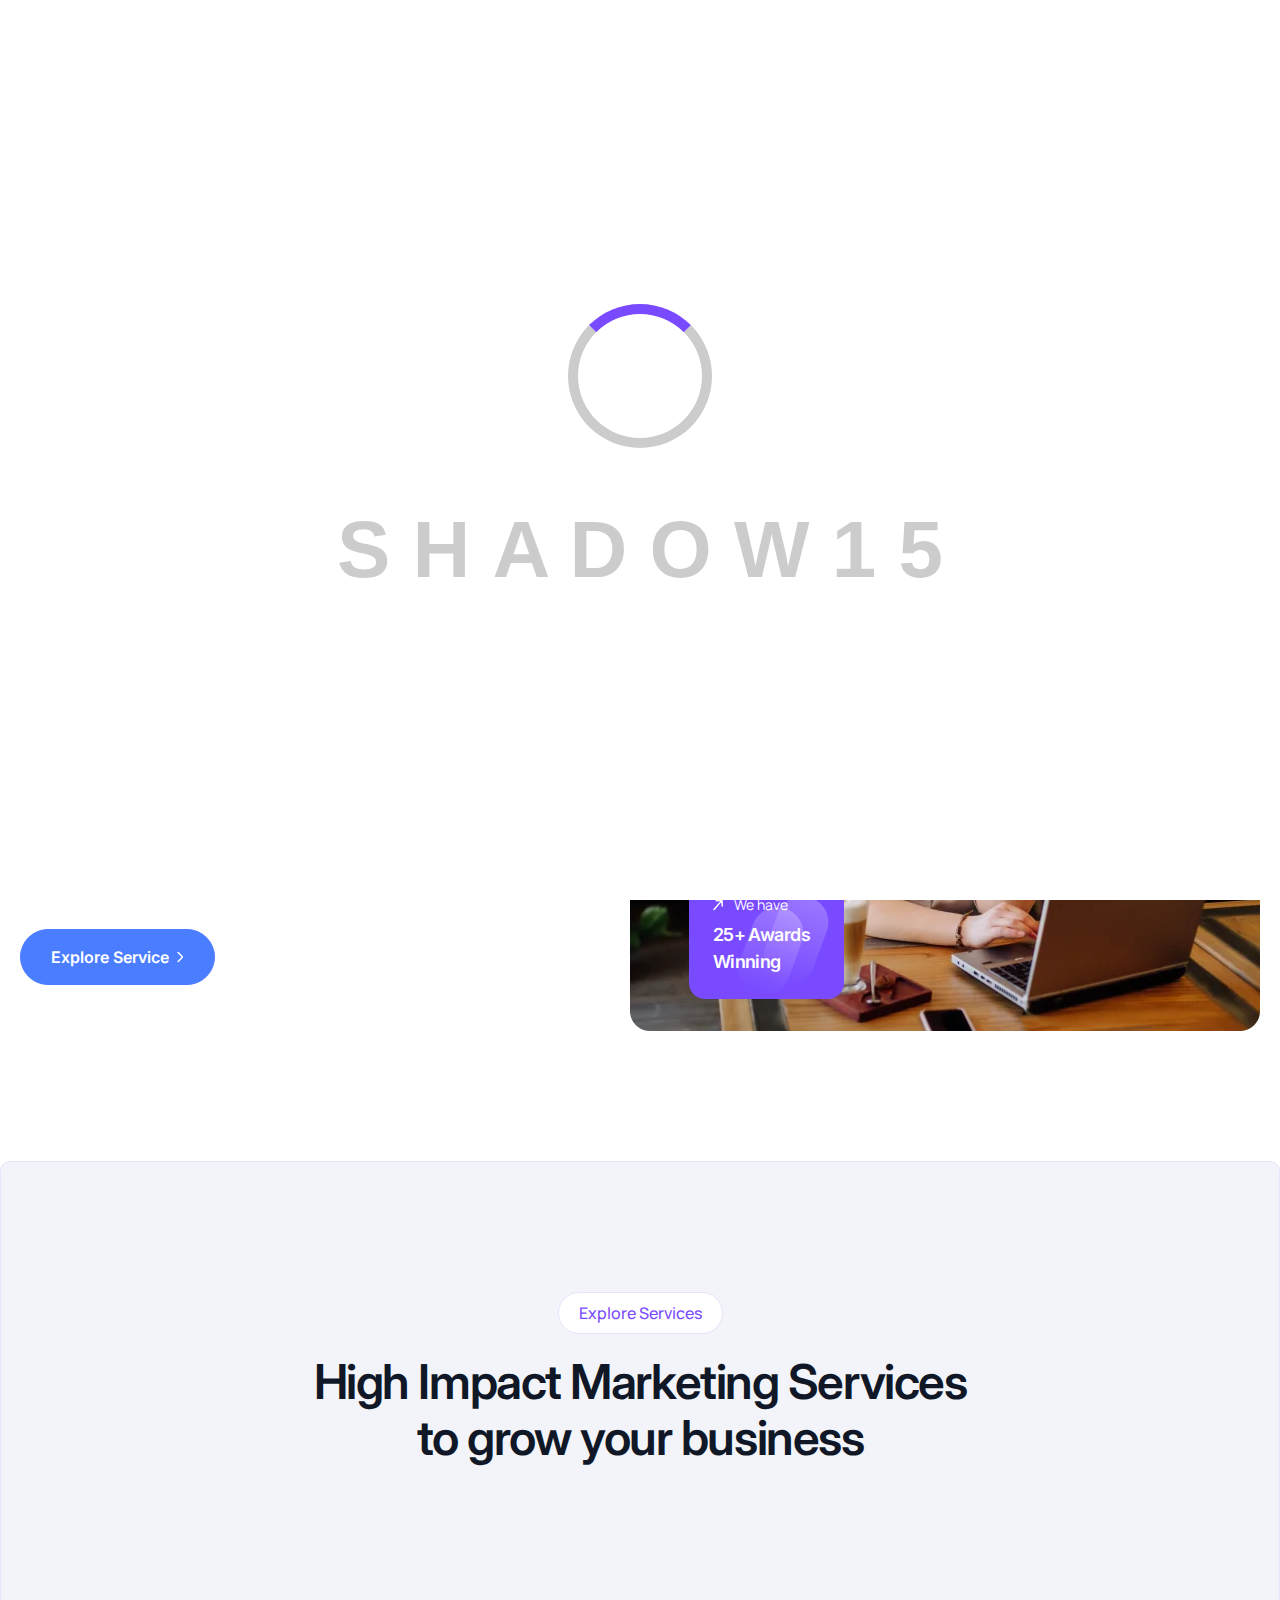
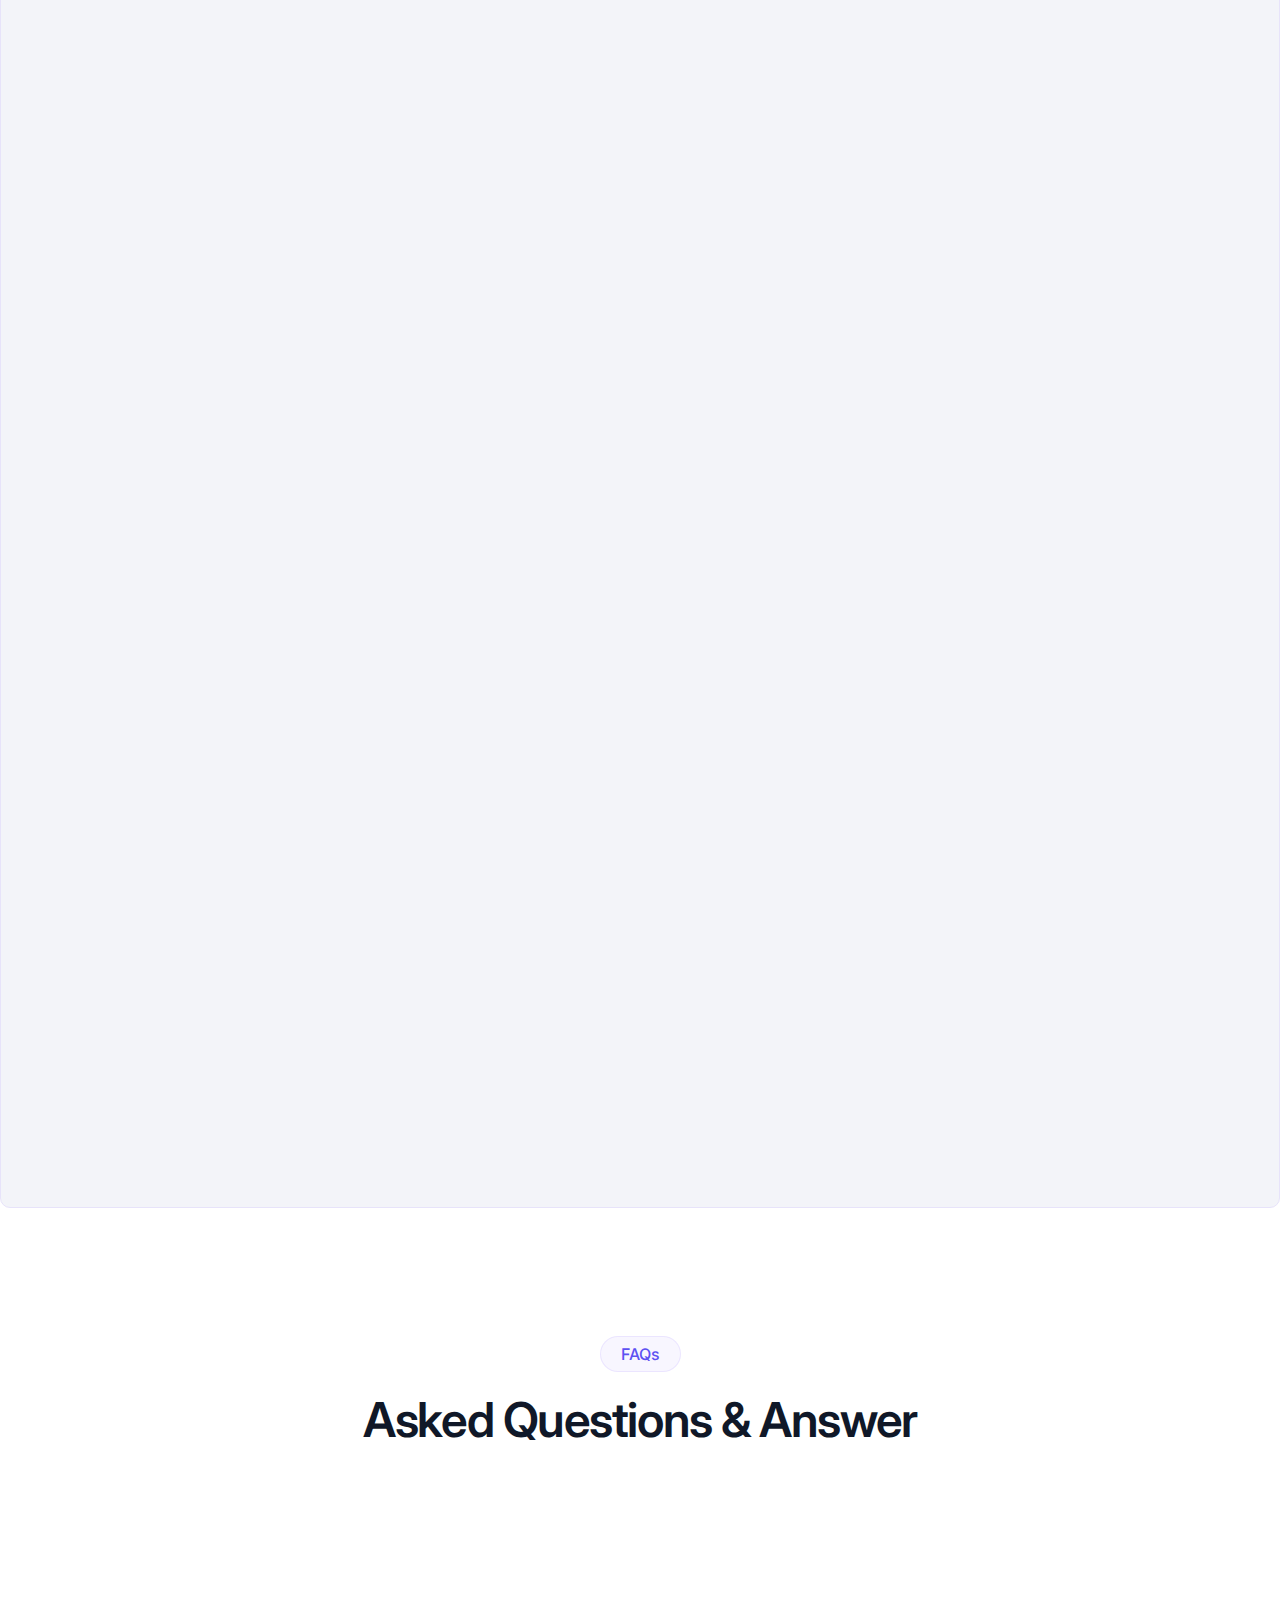
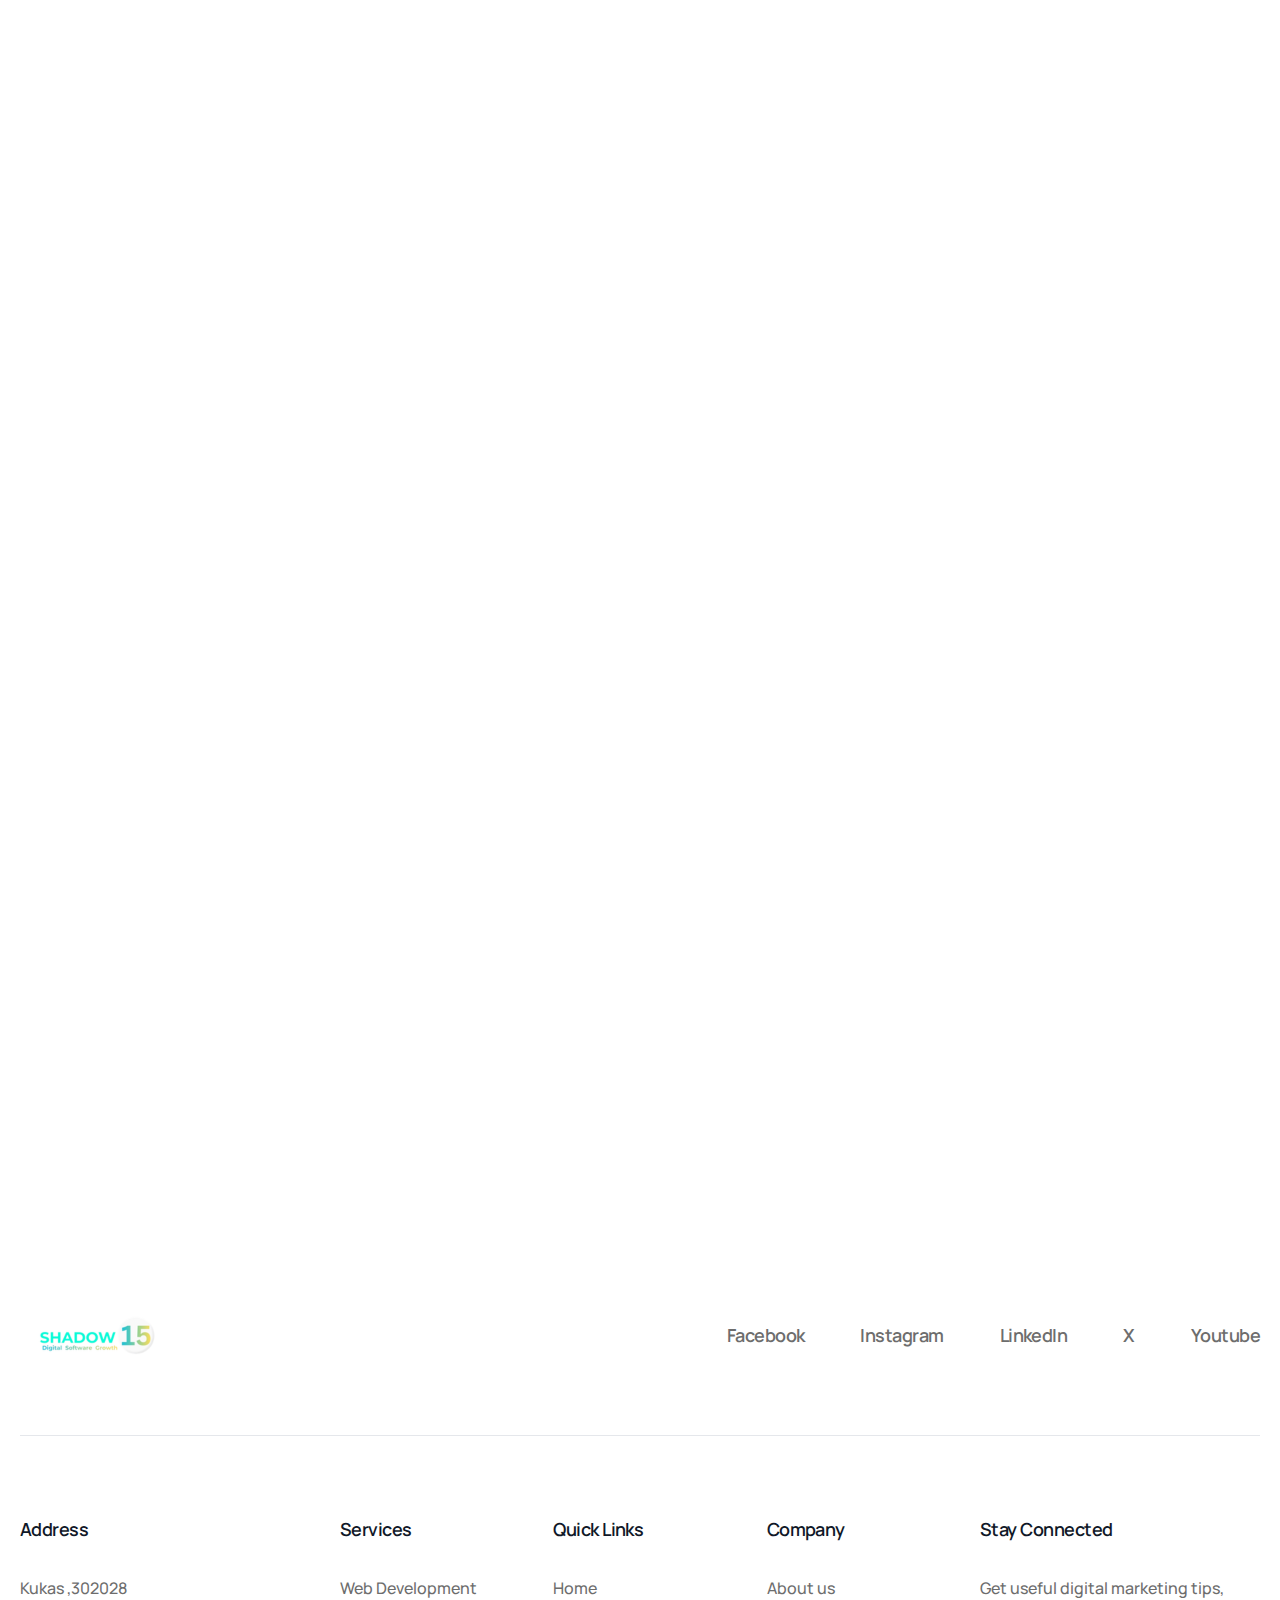
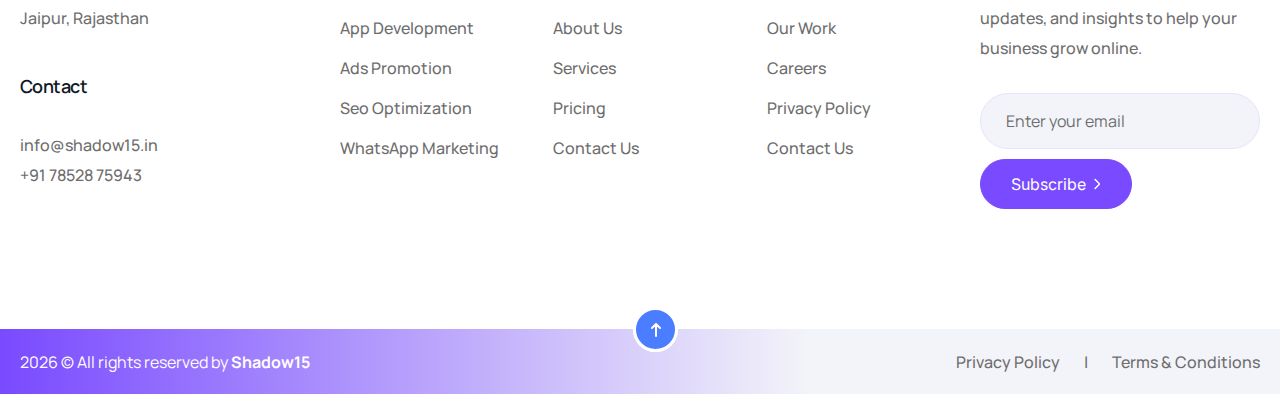
<file: service.html>
<!DOCTYPE html>
<html lang="en">
  <head>
    <meta charset="UTF-8" />
    <meta http-equiv="X-UA-Compatible" content="IE=edge" />
    <meta name="viewport" content="width=device-width, initial-scale=1.0" />
    <title>Digital Marketing Agency | Shadow15</title>
    <!-- Library CSS -->
    <link rel="stylesheet" href="assets/css/swiper-bundle.min.css" />
    <link rel="stylesheet" href="assets/css/aos.css" />
    <!-- Compiled Tailwind CSS -->
    <link rel="stylesheet" href="assets/css/output.css" />
    <!-- Custom CSS -->
    <link rel="stylesheet" href="assets/css/style.css" />
  </head>
  <body class="home-one relative">

  <!-- Preloader -->
    <div id="preloader">
      <div id="container-preloader" class="container-preloader">
        <div class="animation-preloader">
          <div class="spinner"></div>
          <div class="txt-loading">
            <span preloader-text="S" class="characters">S</span>

            <span preloader-text="H" class="characters">H</span>

            <span preloader-text="A" class="characters">A</span>

            <span preloader-text="D" class="characters">D</span>

            <span preloader-text="O" class="characters">O</span>

            <span preloader-text="W" class="characters">W</span>

              <span preloader-text="1" class="characters">1</span>

                <span preloader-text="5" class="characters">5</span>

          </div>
        </div>
        <div class="loader-section section-left"></div>
        <div class="loader-section section-right"></div>
      </div>
    </div>

    <!-- Desktop Header -->
    <header>
      <div class="header-wrapper w-full fixed left-0 top-0 z-20 xl:block hidden h1-header-sticky h1-header-sticky-qs">
        <div class="2xl:px-[110px] px-5 mx-auto relative">
          <div class="w-full h-[95px] flex justify-between items-center px-[50px] border border-[#e7e8e9] bg-white relative">
            <div class="flex 2xl:space-x-[100px] xl:space-x-10 justify-between items-center w-full xl:w-auto">
              <div>
                <a href="index.html" aria-label="logo">
                  <img src="assets/images/Logo/Logo.png" alt="Shadow15 Logo" />
                </a>
              </div>
              <div>
                <ul class="flex space-x-10 items-center">
                  <li class="text-paragraph font-semibold hover:underline hover:text-purple">
                    <a href="index.html">Home</a>
                  </li>
                  <li class="text-paragraph font-semibold hover:underline hover:text-purple">
                    <a href="about.html">About</a>
                  </li>
                  <li class="text-paragraph font-semibold hover:underline hover:text-purple">
                    <a href="services.html">Services</a>
                  </li>
                  <li class="text-paragraph font-semibold hover:underline hover:text-purple">
                    <a href="pricing.html">Pricing</a>
                  </li>
                  <li class="text-paragraph font-semibold hover:underline hover:text-purple">
                    <a href="contact.html">Contact</a>
                  </li>
                </ul>
              </div>
            </div>
            <div class="xl:flex hidden space-x-[30px] items-center">
              <a href="contact.html">
                <div class="home-two-btn-bg py-3 group bg-purple border-purple">
                  <span class="text-base text-white group-hover:text-purple transition-all duration-300 font-semibold font-inter relative z-10">
                    Get Started
                  </span>
                  <svg class="relative z-10" width="7" height="12" viewBox="0 0 7 12" fill="none" xmlns="http://www.w3.org/2000/svg">
                    <path class="group-hover:stroke-purple transition-all duration-300" d="M1.10254 10.5L4.89543 6.70711C5.22877 6.37377 5.39543 6.20711 5.39543 6C5.39543 5.79289 5.22877 5.62623 4.89543 5.29289L1.10254 1.5" stroke="white" stroke-width="1.5" stroke-linecap="round" stroke-linejoin="round"></path>
                  </svg>
                </div>
              </a>
            </div>
          </div>
        </div>
      </div>
    </header>

    <!-- Mobile Header -->
    <header class="flex xl:hidden flex-col relative">
      <div class="h-16 bg-white flex items-center justify-between fixed top-0 left-0 z-50 w-full px-2.5 border-b border-[#e7e8e9]">
        <a href="index.html" aria-label="logo">
          <img src="assets/images/Logo/Logo.png" alt="Shadow15 Logo" class="h-10" />
        </a>
        <button aria-label="mobile-Menu" class="text-main-black text-48 w-6 h-6 toggle_nav_menu" id="mobile_nav_toggle_menu">
          <svg class="pointer-events-none transition-all duration-300" xmlns="http://www.w3.org/2000/svg" viewBox="0 0 448 512">
            <path d="M0 96C0 78.3 14.3 64 32 64H416c17.7 0 32 14.3 32 32s-14.3 32-32 32H32C14.3 128 0 113.7 0 96zM0 256c0-17.7 14.3-32 32-32H416c17.7 0 32 14.3 32 32s-14.3 32-32 32H32c-17.7 0-32-14.3-32-32zM448 416c0 17.7-14.3 32-32 32H32c-17.7 0-32-14.3-32-32s14.3-32 32-32H416c17.7 0 32 14.3 32 32z"/>
          </svg>
          <svg class="pointer-events-none hidden transition-all duration-300" xmlns="http://www.w3.org/2000/svg" viewBox="0 0 384 512">
            <path d="M342.6 150.6c12.5-12.5 12.5-32.8 0-45.3s-32.8-12.5-45.3 0L192 210.7 86.6 105.4c-12.5-12.5-32.8-12.5-45.3 0s-12.5 32.8 0 45.3L146.7 256 41.4 361.4c-12.5 12.5-12.5 32.8 0 45.3s32.8 12.5 45.3 0L192 301.3 297.4 406.6c12.5 12.5 32.8 12.5 45.3 0s12.5-32.8 0-45.3L237.3 256 342.6 150.6z"/>
          </svg>
        </button>
      </div>
      <div class="transition-all duration-300">
        <div class="w-full h-screen fixed bg-black/80 z-40 -left-full transition-all duration-300 delay-150" id="mobile-nav-div-overlay"></div>
        <div class="fixed h-screen overflow-y-scroll bg-white w-full top-16 -left-full z-50 transition-all duration-300 delay-0" id="mobile-nav-div">
          <div class="flex gap-10 flex-col pl-5 pt-5">
            <ul class="flex gap-5 flex-col text-paragraph text-base leading-5 font-medium font-inter">
              <li class="home-two-nav-item relative w-fit">
                <a href="index.html">Home</a>
              </li>
              <li class="home-two-nav-item relative w-fit">
                <a href="about.html">About</a>
              </li>
              <li class="home-two-nav-item relative w-fit">
                <a href="services.html">Services</a>
              </li>
              <li class="home-two-nav-item relative w-fit">
                <a href="pricing.html">Pricing</a>
              </li>
              <li class="home-two-nav-item relative w-fit">
                <a href="contact.html">Contact</a>
              </li>
            </ul>
            <div class="flex gap-5 flex-col pl-0 mt-5">
              <a href="contact.html">
                <div class="home-two-btn-bg py-2.5 group bg-purple border-purple w-fit">
                  <span class="text-base text-white group-hover:text-purple transition-all duration-300 font-semibold font-inter relative z-10">
                    Get Started
                  </span>
                  <svg class="relative z-10" width="7" height="12" viewBox="0 0 7 12" fill="none" xmlns="http://www.w3.org/2000/svg">
                    <path class="group-hover:stroke-purple transition-all duration-300" d="M1.10254 10.5L4.89543 6.70711C5.22877 6.37377 5.39543 6.20711 5.39543 6C5.39543 5.79289 5.22877 5.62623 4.89543 5.29289L1.10254 1.5" stroke="white" stroke-width="1.5" stroke-linecap="round" stroke-linejoin="round"/>
                  </svg>
                </div>
              </a>
            </div>
          </div>
        </div>
      </div>
    </header>
    <div id="smooth-wrapper">
      <div id="smooth-content">
        <div>
          <main>
            <!-- breadcrumb -->
            <section id="h1-breadcrumb">
              <div
                class="h1-breadcrumb w-full h-fit overflow-hidden relative bg-main-gray pb-16 md:pb-24"
              >
                <div
                  class="win-grid win-grid-bg w-full h-full absolute left-0 top-0 z-0"
                  id="win-grid"
                ></div>
                <div
                  class="absolute left-1/4 w-full top-[300px] overflow-hidden z-0 pointer-events-none"
                >
                  <div class="flex justify-center">
                    <img
                      src="assets/images/home-one-hero-circle-shadow.svg"
                      alt=""
                    />
                  </div>
                </div>
                <div class="theme-container mx-auto h-fit w-fit relative z-20">
                  <div
                    class="mt-[120px] md:mt-[272px] w-fit mx-auto relative z-10"
                  >
                    <h1
                      class="text-main-black text-34 sm:text-48 font-semibold"
                    >
                      Services
                    </h1>
                    <div class="flex gap-5 items-center justify-center mt-4">
                      <a
                        href="service.html#"
                        class="home-two-nav-item leading-5 relative text-18 font-inter text-paragraph transition-all duration-300 hover:text-purple"
                      >
                        Home
                      </a>
                      <svg
                        width="6"
                        height="12"
                        viewBox="0 0 6 12"
                        fill="none"
                        xmlns="http://www.w3.org/2000/svg"
                      >
                        <path
                          d="M1 1L5 6L1 11"
                          stroke="#794AFF"
                          stroke-width="1.5"
                          stroke-linecap="round"
                          stroke-linejoin="round"
                        />
                      </svg>
                      <a
                        href="service.html#"
                        class="home-two-nav-item leading-5 relative text-18 font-inter text-paragraph transition-all duration-300 hover:text-purple"
                      >
                        Services
                      </a>
                    </div>
                  </div>
                </div>
              </div>
            </section>

            <!-- about start  -->
            <section
              class="w-full py-16 md:pt-[94px] md:pb-[130px] items-center"
            >
              <div class="theme-container mx-auto w-full">
                <div class="grid grid-cols-6 lg:grid-cols-12 box-border">
                  <div class="col-span-5 flex justify-center flex-col">
                    <h1
                      class="text-24 md:text-48 font-semibold text-main-black mt-2.5 md:mt-5"
                    >
                      Digital Transforming Brands, Elevating Reach Crafting
                      Success
                    </h1>
                    <p class="mt-5 md:mt-10 text-paragraph pb-10">
                      Defined by digital dynamism, our digital marketing agency
                      emerges as a beacon of innovation and strategic prowess.
                    </p>
                    <a href="projects.html">
                      <div
                        class="home-two-btn-bg group bg-[#4A7DFF] border-[#4A7DFF] py-[15px]"
                      >
                        <span
                          class="text-base group-hover:text-[#4A7DFF] text-white transition-all duration-300 font-semibold font-inter relative z-10"
                        >
                          Explore Service
                        </span>
                        <svg
                          class="relative z-10"
                          width="7"
                          height="12"
                          viewBox="0 0 7 12"
                          fill="none"
                          xmlns="http://www.w3.org/2000/svg"
                        >
                          <path
                            class="group-hover:stroke-[#4A7DFF] stroke-white transition-all duration-300"
                            d="M1.10254 10.5L4.89543 6.70711C5.22877 6.37377 5.39543 6.20711 5.39543 6C5.39543 5.79289 5.22877 5.62623 4.89543 5.29289L1.10254 1.5"
                            stroke="white"
                            stroke-width="1.5"
                            stroke-linecap="round"
                            stroke-linejoin="round"
                          />
                        </svg>
                      </div>
                    </a>
                  </div>
                  <div
                    class="col-span-7 relative flex flex-col sm:flex-row justify-end w-full overflow-hidden"
                  >
                    <img
                      src="assets/images/service/hero-img.webp"
                      alt="img"
                      class="mt-9 w-full max-w-[630px]"
                    />

                    <div
                      class="bg-purple p-6 rounded-2xl sm:absolute z-20 bottom-8 w-full sm:w-[155px] left-[152px] mt-5 sm:mt-0 max-w-full"
                    >
                      <svg
                        width="40"
                        height="40"
                        viewBox="0 0 40 40"
                        fill="none"
                        xmlns="http://www.w3.org/2000/svg"
                      >
                        <g clip-path="url(#clip0_460_41269)">
                          <path
                            d="M21.5881 15.7841L19.7693 14.2471L20.0046 11.8773C20.0305 11.6156 19.908 11.3667 19.6848 11.2276C19.4617 11.0885 19.1842 11.0881 18.9606 11.2267L16.9367 12.4814L14.7557 11.5256C14.5148 11.4199 14.2403 11.4595 14.0389 11.6288C13.8376 11.7981 13.7515 12.0621 13.8143 12.3174L14.3822 14.6299L12.7993 16.4086C12.6243 16.6051 12.5771 16.8785 12.6758 17.1224C12.7746 17.3661 12.9989 17.5296 13.2612 17.5488L15.6361 17.7233L16.8388 19.7788C16.9632 19.9913 17.1863 20.1181 17.4295 20.1181C17.446 20.1181 17.4627 20.1175 17.4793 20.1164C17.7416 20.0978 17.9663 19.935 18.0657 19.6914L18.9656 17.4867L21.2923 16.978C21.5491 16.9217 21.7479 16.7281 21.8111 16.4729C21.8743 16.2178 21.7889 15.9538 21.5881 15.7841ZM18.4696 16.401C18.249 16.4493 18.0664 16.603 17.9811 16.8119L17.3538 18.3489L16.5151 16.9156C16.4011 16.7212 16.1989 16.5952 15.9736 16.5785L14.318 16.4568L15.4218 15.2164C15.5718 15.0478 15.6291 14.8163 15.5754 14.5971L15.1794 12.9849L16.6995 13.6511C16.9062 13.742 17.1443 13.7251 17.3366 13.606L18.7476 12.7313L18.5837 14.3832C18.5614 14.6079 18.651 14.8291 18.8235 14.9749L20.0914 16.0464L18.4696 16.401Z"
                            fill="white"
                          />
                          <path
                            d="M38.4343 30.2221L36.4902 28.5048C35.9943 28.0669 35.2386 28.0578 34.7323 28.4835L34.6451 28.5568C34.5591 28.2471 34.4021 27.954 34.1717 27.7059C33.8902 27.4027 33.5328 27.1953 33.1391 27.102C33.3662 26.4045 33.2194 25.6072 32.686 25.0326C32.3066 24.6239 31.7909 24.3875 31.2337 24.367C31.2169 24.3664 31.2002 24.3666 31.1835 24.3664C31.2091 23.8254 31.0264 23.2751 30.6298 22.8478C30.2551 22.4442 29.7473 22.209 29.1979 22.1834C29.2474 21.6159 29.0666 21.0304 28.6495 20.5811C28.2702 20.1724 27.7544 19.936 27.1972 19.9155C26.6398 19.8945 26.1081 20.0925 25.6996 20.472L25.4227 20.7292C25.0205 20.4389 24.5394 20.274 24.0284 20.2572C23.964 20.255 23.9 20.256 23.8362 20.2585L24.0437 19.566C24.4159 18.3242 24.6474 16.0728 24.6405 16.1936C24.6606 16.2033 24.6803 16.2134 24.7009 16.2225C24.9863 16.3499 25.2939 16.4131 25.6002 16.4131C25.9514 16.4131 26.3009 16.3299 26.6133 16.1646C27.2635 15.8203 27.725 15.1008 27.7617 14.374C27.7966 13.6824 27.4709 13.0717 26.8447 12.6542C26.5766 12.4757 26.2144 12.5481 26.0359 12.8161C25.8573 13.0842 25.9298 13.4463 26.1978 13.6249C26.4763 13.8105 26.6105 14.0427 26.5967 14.3151C26.5805 14.6356 26.358 14.9798 26.0675 15.1335C25.8012 15.2746 25.4596 15.2836 25.176 15.1571C24.9949 15.0764 24.7602 14.9046 24.6703 14.5449C24.4027 13.4739 25.0163 12.4109 25.7267 11.1801C27.0135 8.95065 28.6149 6.17619 25.2627 2.21401L23.8744 0.573068C23.5948 0.242521 23.2033 0.0410369 22.7719 0.00556815C22.3405 -0.0299006 21.9212 0.104943 21.5914 0.385412C20.6969 1.14596 20.2319 2.2976 20.3474 3.46596L20.4167 4.1669C20.4523 4.52635 20.3138 4.87948 20.0474 5.12119L20.7991 6.01494C21.3599 5.5251 21.6509 4.79447 21.5775 4.05213L21.5082 3.35119C21.4303 2.56338 21.7438 1.7869 22.3469 1.27408C22.4389 1.19588 22.5555 1.15807 22.6762 1.16815C22.7966 1.17799 22.9058 1.23424 22.9838 1.32643L24.3721 2.96737C27.1944 6.30338 25.9907 8.38901 24.7163 10.5969C24.5169 10.9423 24.316 11.2909 24.1342 11.6443C23.6523 9.98807 22.8456 8.44823 21.7303 7.12221L19.0608 3.94822L19.0758 3.93565C19.29 3.75549 19.4212 3.50276 19.4453 3.22393C19.4694 2.94502 19.3834 2.67354 19.2033 2.4594L18.3503 1.44526C18.1702 1.23104 17.9174 1.09979 17.6386 1.07572C17.3598 1.05174 17.0883 1.13752 16.874 1.31768L3.39453 12.6546C2.95242 13.0264 2.89523 13.6886 3.26703 14.1309L4.12 15.145C4.30015 15.3592 4.55289 15.4905 4.83179 15.5146C4.86257 15.5172 4.8932 15.5185 4.92367 15.5185C5.16984 15.5185 5.40578 15.4328 5.59625 15.2725L5.61132 15.2598L6.6139 16.4519C6.33156 16.6694 5.96359 16.7442 5.61828 16.6496L4.93914 16.4632C3.80711 16.1524 2.59343 16.4167 1.69296 17.1702C1.36101 17.4481 1.15734 17.8385 1.11961 18.2698C1.08179 18.701 1.21445 19.1209 1.49312 19.4522L2.87664 21.0971C6.21718 25.0691 9.22195 23.9583 11.6363 23.0656C12.7259 22.6628 13.6941 22.305 14.5633 22.4305C14.7246 22.4759 14.8869 22.5188 15.0505 22.5583C15.0775 22.5689 15.1044 22.5797 15.1312 22.5914C15.4705 22.7405 15.6002 23.0009 15.6494 23.193C15.7262 23.4938 15.6598 23.8289 15.4759 24.0678C15.2754 24.3281 14.8986 24.4892 14.5799 24.4514C14.3091 24.4191 14.1028 24.2477 13.9668 23.9419C13.8359 23.6476 13.4913 23.5153 13.1968 23.646C12.9025 23.7769 12.77 24.1216 12.9009 24.416C13.2067 25.1036 13.7539 25.5276 14.4415 25.6097C14.5174 25.6188 14.5939 25.6232 14.6707 25.6232C15.3255 25.6231 15.9983 25.3011 16.3999 24.7795C16.8037 24.2553 16.9455 23.5542 16.7794 22.9042C16.7755 22.8893 16.7709 22.8749 16.7668 22.8602C17.2973 22.9199 17.8354 22.9514 18.3794 22.9514C18.962 22.9514 19.5514 22.9165 20.1437 22.8458L20.1954 22.8396C19.9298 23.1565 19.723 23.5207 19.5893 23.911L17.2966 29.5506L5.06671 38.9544C4.86875 39.1066 4.78961 39.3681 4.87007 39.6045C4.95046 39.841 5.1725 40 5.42226 40H19.2794C19.4368 40 19.5875 39.9364 19.6973 39.8238L20.4691 39.0314C20.6938 38.8006 20.689 38.4313 20.4582 38.2065C20.2274 37.9818 19.8581 37.9866 19.6334 38.2174L19.0334 38.8335H7.13773L18.1332 30.3791C18.1413 30.3728 18.1486 30.366 18.1562 30.3595C18.1615 30.355 18.1669 30.3507 18.1719 30.346C18.1905 30.329 18.2078 30.311 18.2237 30.2921C18.2269 30.2884 18.2298 30.2844 18.2328 30.2805C18.2473 30.2624 18.2606 30.2435 18.2727 30.224C18.275 30.2203 18.2775 30.2168 18.2797 30.2131C18.2934 30.1898 18.3053 30.1658 18.3156 30.1411C18.3163 30.1395 18.3173 30.138 18.318 30.1364L20.6767 24.3345C20.6812 24.3233 20.6855 24.312 20.6893 24.3006C20.8038 23.9596 21.0039 23.6482 21.2678 23.3998L22.943 21.8231C23.2307 21.5523 23.6016 21.4101 23.9898 21.4231C24.3563 21.4352 24.6932 21.5868 24.9384 21.8502L25.0007 21.9171L25.0008 21.9172L25.0009 21.9173L27.0499 24.1181L27.0501 24.1184L27.0503 24.1186L27.0504 24.1187C27.0505 24.1189 27.0506 24.119 27.0508 24.1192C27.0509 24.1193 27.0511 24.1195 27.0512 24.1196L27.3416 24.4314C27.4639 24.5628 27.5275 24.7364 27.5209 24.9202C27.5137 25.1175 27.4281 25.3021 27.2799 25.4399L26.9422 25.7537C26.7085 25.9707 26.3765 26.0117 26.1187 25.8803C26.1119 25.8767 26.1049 25.8736 26.098 25.8702C26.0381 25.837 25.9827 25.7942 25.9338 25.7417L25.0833 24.8267C24.7793 24.4998 24.364 24.3114 23.9139 24.2964C23.4527 24.2814 23.0109 24.4485 22.6713 24.7681C22.6397 24.7979 22.6117 24.8308 22.5878 24.8662C22.528 24.9546 22.4934 25.0582 22.4884 25.1656C22.4874 25.1871 22.4876 25.2088 22.4891 25.2305C22.4891 25.2313 22.4891 25.2321 22.4891 25.2328C22.4919 25.2771 22.4939 25.321 22.4951 25.3646C22.4957 25.3891 22.4956 25.4134 22.4958 25.4378C22.4959 25.4565 22.4962 25.4753 22.496 25.4939C22.4957 25.525 22.4946 25.5558 22.4934 25.5865C22.493 25.5977 22.4927 25.6089 22.4922 25.62C22.4905 25.6547 22.488 25.6892 22.4852 25.7233C22.4848 25.7278 22.4845 25.7323 22.4841 25.7367C22.4825 25.7514 22.4812 25.766 22.4806 25.7806C22.4262 26.3207 22.231 26.8039 21.89 27.2465C21.6934 27.5017 21.7409 27.8679 21.996 28.0645C22.2511 28.261 22.6174 28.2135 22.814 27.9584C23.016 27.6962 23.1817 27.42 23.3119 27.1311L28.2727 33.9162L28.1544 34.0157C28.0803 34.0411 28.0101 34.0816 27.9488 34.138C27.5366 34.5173 27.0319 34.7729 26.488 34.8785L22.8355 35.141C22.693 35.1513 22.5592 35.2135 22.4595 35.3158L21.5271 36.2731C21.3023 36.5039 21.3072 36.8732 21.538 37.098C21.6513 37.2084 21.7981 37.2634 21.9448 37.2634C22.0966 37.2634 22.2484 37.2045 22.3627 37.0871L23.1403 36.2886L26.6049 36.0397C26.6116 36.0392 26.618 36.0379 26.6246 36.0372C26.6397 36.2461 26.7022 36.4532 26.8172 36.6403L28.1758 38.8499C28.3812 39.1839 28.7209 39.4114 29.108 39.4739C29.1797 39.4855 29.2516 39.4912 29.323 39.4912C29.6377 39.4912 29.9448 39.3809 30.1893 39.1752L38.4094 32.2617C38.7095 32.0094 38.8843 31.6398 38.8891 31.2477C38.894 30.8554 38.7281 30.4817 38.4343 30.2221ZM11.2319 21.9716C8.84062 22.8556 6.58203 23.6906 3.76953 20.3464L2.38601 18.7015C2.30836 18.6091 2.27132 18.492 2.28187 18.3717C2.29242 18.2514 2.34921 18.1424 2.44187 18.0649C3.04898 17.5569 3.86734 17.3788 4.63062 17.5882L5.30976 17.7746C6.02507 17.9708 6.78968 17.8102 7.36593 17.346L8.28093 18.4339C9.3989 19.7632 10.7816 20.8239 12.3352 21.5829C11.9654 21.7006 11.597 21.8366 11.2319 21.9716ZM22.9262 19.2312L22.4858 20.7008C22.3658 20.7816 22.2511 20.8723 22.1434 20.9735L21.5854 21.4988L20.0055 21.6875C15.7587 22.1949 11.7091 20.6978 9.17359 17.6831L6.50414 14.5091L7.54625 13.6326C7.79281 13.4253 7.82453 13.0573 7.61718 12.8108C7.40992 12.5642 7.04187 12.5323 6.79539 12.7398L5.30711 13.9914L5.30687 13.9916L5.30664 13.9918L4.93632 14.3033L4.23617 13.4709L17.5341 2.28682L18.2343 3.11932L17.8645 3.43033C17.8643 3.43057 17.864 3.43072 17.8637 3.43088C17.8635 3.43104 17.8633 3.43135 17.863 3.43151L8.89906 10.9706C8.65257 11.178 8.62078 11.5459 8.82812 11.7924C9.03539 12.0389 9.40328 12.0705 9.64992 11.8634L18.1682 4.69901L20.8377 7.87299C23.3733 10.8879 24.154 15.134 22.9262 19.2312ZM32.6918 28.2131C32.9316 28.222 33.1536 28.3237 33.3168 28.4996C33.5951 28.7994 33.6332 29.2487 33.4169 29.5897L30.8756 31.7271C30.6019 31.7501 30.336 31.6492 30.1459 31.4444C29.8091 31.0816 29.8302 30.5124 30.1928 30.1754L30.561 29.8333C30.6283 29.7842 30.6934 29.7314 30.7553 29.6739L32.1777 28.3525C32.3298 28.2557 32.507 28.2071 32.6918 28.2131ZM30.5987 25.7203C30.7587 25.5979 30.9525 25.532 31.1555 25.532C31.1671 25.532 31.1787 25.5322 31.1904 25.5326C31.4362 25.5417 31.6637 25.646 31.831 25.8262C32.1762 26.198 32.1547 26.7815 31.783 27.1268L31.447 27.4389C31.3799 27.4878 31.3151 27.5404 31.2533 27.5978L29.8292 28.9208C29.6728 29.021 29.4902 29.0721 29.3008 29.0646C29.055 29.0555 28.8275 28.9513 28.6602 28.771C28.3376 28.4235 28.3355 27.8914 28.64 27.5414C28.6598 27.5242 28.6797 27.507 28.699 27.4891L30.5206 25.7967C30.5476 25.7717 30.5734 25.7463 30.5987 25.7203ZM27.5073 22.8977L26.2528 21.5503L26.4935 21.3266C26.6737 21.1592 26.9082 21.0737 27.154 21.0811C27.3998 21.0903 27.6273 21.1945 27.7946 21.3747C28.1398 21.7465 28.1182 22.33 27.7465 22.6754L27.5073 22.8977ZM27.7361 26.6084L28.0739 26.2945C28.4505 25.9446 28.6681 25.4715 28.6866 24.9625C28.7026 24.5205 28.5651 24.0982 28.2976 23.7569L28.4737 23.5932C28.6539 23.4259 28.888 23.3382 29.1342 23.3478C29.3799 23.3569 29.6074 23.4611 29.7748 23.6414C30.0975 23.989 30.0994 24.5214 29.7947 24.8715C29.7749 24.8885 29.7552 24.9056 29.736 24.9234L27.9144 26.6157C27.8874 26.6408 27.8613 26.6664 27.836 26.6925C27.699 26.7974 27.5369 26.86 27.3659 26.8757C27.4965 26.8026 27.6214 26.7149 27.7361 26.6084ZM23.6591 25.6296C23.6609 25.5856 23.6624 25.5417 23.6628 25.4974C23.6796 25.491 23.6968 25.4856 23.7141 25.4809C23.7662 25.4669 23.8204 25.4606 23.8751 25.4625C24.0124 25.4671 24.138 25.5235 24.229 25.6213L25.0795 26.5362C25.1666 26.6298 25.2613 26.7122 25.3619 26.7835C25.4555 27.0035 25.5851 27.2035 25.7491 27.38C26.1284 27.7887 26.6442 28.0251 27.2015 28.0457C27.2183 28.0463 27.2349 28.0464 27.2516 28.0467C27.2262 28.5874 27.4088 29.1377 27.8053 29.5648C28.0895 29.871 28.4503 30.0804 28.8477 30.1749C28.6155 30.8687 28.7592 31.6653 29.2909 32.2381C29.4394 32.3979 29.6106 32.5308 29.7969 32.6343L29.1675 33.1637L23.6591 25.6296ZM37.6586 31.3689L29.4384 38.2823C29.3836 38.3285 29.3242 38.3271 29.294 38.3222C29.2636 38.3173 29.207 38.2999 29.1694 38.2389L27.8109 36.0292C27.7638 35.9527 27.7795 35.8552 27.8483 35.7974L35.4826 29.3765C35.4829 29.3763 35.4826 29.3765 35.4829 29.3763C35.5161 29.3483 35.5574 29.3343 35.5987 29.3343C35.6414 29.3343 35.6841 29.3493 35.7177 29.3791L37.6619 31.0964C37.7156 31.1439 37.723 31.2026 37.7227 31.2335C37.7224 31.2642 37.7135 31.3228 37.6586 31.3689Z"
                            fill="white"
                          />
                        </g>
                        <defs>
                          <clipPath id="clip0_460_41269">
                            <rect width="40" height="40" fill="white" />
                          </clipPath>
                        </defs>
                      </svg>

                      <img
                        src="assets/images/home-five/hero/about-card-shape.webp"
                        alt=""
                        class="absolute right-2 top-bottom-moving"
                      />
                      <div class="flex items-center gap-2.5">
                        <svg
                          width="11"
                          height="12"
                          viewBox="0 0 11 12"
                          fill="none"
                          xmlns="http://www.w3.org/2000/svg"
                        >
                          <path
                            d="M9.28753 7.01343L8.90454 1.36956M8.90454 1.36956L3.26066 1.75255M8.90454 1.36956L1.01321 10.4099"
                            stroke="white"
                            stroke-width="1.5"
                            stroke-linecap="round"
                            stroke-linejoin="round"
                          />
                        </svg>
                        <span class="text-sm text-white leading-8"
                          >We have</span
                        >
                      </div>
                      <h1
                        class="text-18 text-white font-semibold tracking-tight max-w-[170px]"
                        data-scroll-qs="scroll"
                        data-count-qs="25"
                        data-type-qs="+ Awards Winning"
                        data-speed-qs="1000"
                      >
                        25+ Awards Winning
                      </h1>
                    </div>
                  </div>
                </div>
              </div>
            </section>
            <!-- about end  -->
            <section id="service" class="w-full">
              <div
                class="mx-auto max-w-[1600px] w-full xl:py-[130px] py-[60px] xl:px-[80px] md:px-10 px-0 bg-main-gray rounded-[10px] border border-[#e7e3fa]"
              >
                <div class="w-full service-section-wrapper relative">
                  <div class="theme-container mx-auto relative z-10">
                    <div class="flex flex-col items-center">
                      <span
                        class="text-purple font-medium px-5 py-3 border border-[#e7e3fa] leading-none rounded-full inline-block mb-5 bg-white"
                      >
                        Explore Services
                      </span>
                      <h2
                        class="sm:text-48 text-24 font-semibold text-main-black mb-[50px] text-center lg:w-[685px] w-full"
                      >
                        High Impact Marketing Services to grow your business
                      </h2>
                    </div>
                    <div
                      class="w-full grid xl:grid-cols-12 md:grid-cols-6 grid-cols-3 xl:gap-[30px] gap-5"
                    >
                      <div
                        data-aos="zoom-out"
                        class="col-span-3 relative group border border-transparent common-transition before:inline-block before:w-full before:h-full before:border before:rounded-[10px] before:border-purple before:absolute before:bottom-0 before:right-0 before:shadow-common before:origin-bottom-right before:scale-0 hover:before:scale-100 before:transition-all before:duration-300 before:z-0 after:inline-block after:w-full after:h-full after:border after:rounded-[10px] after:border-purple after:absolute after:top-0 after:left-0 after:shadow-common after:origin-top-left after:scale-0 hover:after:scale-100 after:transition-all after:duration-300 after:z-0 before:ease-linear after:ease-linear"
                      >
                        <div
                          class="flex flex-col relative px-4 md:px-8 py-5 md:py-10 justify-between items-center rounded-[10px] bg-white m-[1px] z-10"
                        >
                          <div
                            class="w-[60px] h-[60px] flex justify-center items-center rounded-full common-transition text-purple"
                          >
                            <span>
                              <svg
                                width="45"
                                height="45"
                                class="fill-current"
                                viewBox="0 0 30 30"
                                fill="none"
                                xmlns="http://www.w3.org/2000/svg"
                              >
                                <path
                                  fill-rule="evenodd"
                                  clip-rule="evenodd"
                                  d="M22.8125 13.125C22.8125 18.4753 18.4753 22.8125 13.125 22.8125C7.77474 22.8125 3.4375 18.4753 3.4375 13.125C3.4375 7.77474 7.77474 3.4375 13.125 3.4375C18.4753 3.4375 22.8125 7.77474 22.8125 13.125ZM13.125 24.6875C19.5108 24.6875 24.6875 19.5108 24.6875 13.125C24.6875 6.73921 19.5108 1.5625 13.125 1.5625C6.73921 1.5625 1.5625 6.73921 1.5625 13.125C1.5625 19.5108 6.73921 24.6875 13.125 24.6875ZM26.7771 26.7771C25.8132 27.741 24.2505 27.741 23.2866 26.7771L20.9454 24.436C22.3081 23.492 23.492 22.3081 24.436 20.9454L26.7771 23.2865C27.741 24.2504 27.741 25.8132 26.7771 26.7771Z"
                                />
                              </svg>
                            </span>
                          </div>
                          <div class="mt-5 mb-4">
                            <p
                              class="text-20 font-semibold text-center text-main-black mb-4"
                            >
                              Keyword Research
                            </p>
                            <p class="text-center text-paragraph">
                              This involve optimizes website headers content
                              internal
                            </p>
                          </div>
                          <a href="service-details.html">
                            <div
                              class="flex items-center gap-2 group text-paragraph hover:text-purple"
                            >
                              <span
                                class="font-medium leading-5 font-inter border-b border-transparent before:inline-block before:border-purple before:border-b before:absolute before:bottom-0 before:transition-all before:duration-300 before:w-0 hover:before:w-full before:overflow-hidden before:h-5 relative"
                              >
                                Read More
                              </span>
                              <svg
                                width="7"
                                height="11"
                                viewBox="0 0 7 11"
                                fill="none"
                                xmlns="http://www.w3.org/2000/svg"
                              >
                                <path
                                  d="M1.5 10L5.29289 6.20711C5.62623 5.87377 5.79289
                        5.70711 5.79289 5.5C5.79289 5.29289 5.62623 5.12623
                        5.29289 4.79289L1.5 1"
                                  stroke="currentColor"
                                  stroke-width="1.5"
                                  stroke-linecap="round"
                                  stroke-linejoin="round"
                                />
                              </svg>
                            </div>
                          </a>
                        </div>
                      </div>
                      <div
                        data-aos="zoom-out"
                        data-aos-delay="200"
                        class="col-span-3 relative group border border-transparent common-transition before:inline-block before:w-full before:h-full before:border before:rounded-[10px] before:border-purple before:absolute before:bottom-0 before:right-0 before:shadow-common before:origin-bottom-right before:scale-0 hover:before:scale-100 before:transition-all before:duration-300 before:z-0 after:inline-block after:w-full after:h-full after:border after:rounded-[10px] after:border-purple after:absolute after:top-0 after:left-0 after:shadow-common after:origin-top-left after:scale-0 hover:after:scale-100 after:transition-all after:duration-300 after:z-0 before:ease-linear after:ease-linear"
                      >
                        <div
                          class="flex flex-col relative px-4 md:px-8 py-5 md:py-10 justify-between items-center rounded-[10px] bg-white m-[1px] z-10"
                        >
                          <div
                            class="w-[60px] h-[60px] flex justify-center items-center rounded-full common-transition text-purple"
                          >
                            <span>
                              <svg
                                class="fill-current"
                                width="45"
                                height="45"
                                viewBox="0 0 28 28"
                                fill="none"
                                xmlns="http://www.w3.org/2000/svg"
                              >
                                <path
                                  d="M1.5 15.5H0.5V17.5H1.5V15.5ZM26.5 17.5H27.5V15.5H26.5V17.5ZM10.25 25.5C9.69771 25.5 9.25 25.9477 9.25 26.5C9.25 27.0523 9.69771 27.5 10.25 27.5V25.5ZM17.75 27.5C18.3023 27.5 18.75 27.0523 18.75 26.5C18.75 25.9477 18.3023 25.5 17.75 25.5V27.5ZM15 21.5C15 20.9477 14.5523 20.5 14 20.5C13.4477 20.5 13 20.9477 13 21.5H15ZM5.25 2.5H22.75V0.5H5.25V2.5ZM25.5 5.25V17.75H27.5V5.25H25.5ZM22.75 20.5H5.25V22.5H22.75V20.5ZM2.5 17.75V5.25H0.5V17.75H2.5ZM5.25 20.5C3.73122 20.5 2.5 19.2688 2.5 17.75H0.5C0.5 20.3734 2.62665 22.5 5.25 22.5V20.5ZM25.5 17.75C25.5 19.2688 24.2688 20.5 22.75 20.5V22.5C25.3734 22.5 27.5 20.3734 27.5 17.75H25.5ZM22.75 2.5C24.2688 2.5 25.5 3.73122 25.5 5.25H27.5C27.5 2.62665 25.3734 0.5 22.75 0.5V2.5ZM5.25 0.5C2.62665 0.5 0.5 2.62665 0.5 5.25H2.5C2.5 3.73122 3.73122 2.5 5.25 2.5V0.5ZM1.5 17.5H26.5V15.5H1.5V17.5ZM10.25 27.5H14V25.5H10.25V27.5ZM14 27.5H17.75V25.5H14V27.5ZM15 26.5V21.5H13V26.5H15Z"
                                />
                              </svg>
                            </span>
                          </div>
                          <div class="mt-5 mb-4">
                            <p
                              class="text-20 font-semibold text-center text-main-black mb-4"
                            >
                              Website Optimization
                            </p>
                            <p class="text-center text-paragraph">
                              This involve optimizes website headers content
                              internal
                            </p>
                          </div>
                          <a href="service-details.html">
                            <div
                              class="flex items-center gap-2 group text-paragraph hover:text-purple"
                            >
                              <span
                                class="font-medium leading-5 font-inter border-b border-transparent before:inline-block before:border-purple before:border-b before:absolute before:bottom-0 before:transition-all before:duration-300 before:w-0 hover:before:w-full before:overflow-hidden before:h-5 relative"
                              >
                                Read More
                              </span>
                              <svg
                                width="7"
                                height="11"
                                viewBox="0 0 7 11"
                                fill="none"
                                xmlns="http://www.w3.org/2000/svg"
                              >
                                <path
                                  d="M1.5 10L5.29289 6.20711C5.62623 5.87377 5.79289
                        5.70711 5.79289 5.5C5.79289 5.29289 5.62623 5.12623
                        5.29289 4.79289L1.5 1"
                                  stroke="currentColor"
                                  stroke-width="1.5"
                                  stroke-linecap="round"
                                  stroke-linejoin="round"
                                />
                              </svg>
                            </div>
                          </a>
                        </div>
                      </div>
                      <div
                        data-aos="zoom-out"
                        data-aos-delay="400"
                        class="col-span-3 relative group border border-transparent common-transition before:inline-block before:w-full before:h-full before:border before:rounded-[10px] before:border-purple before:absolute before:bottom-0 before:right-0 before:shadow-common before:origin-bottom-right before:scale-0 hover:before:scale-100 before:transition-all before:duration-300 before:z-0 after:inline-block after:w-full after:h-full after:border after:rounded-[10px] after:border-purple after:absolute after:top-0 after:left-0 after:shadow-common after:origin-top-left after:scale-0 hover:after:scale-100 after:transition-all after:duration-300 after:z-0 before:ease-linear after:ease-linear"
                      >
                        <div
                          class="flex flex-col relative px-4 md:px-8 py-5 md:py-10 justify-between items-center rounded-[10px] bg-white m-[1px] z-10"
                        >
                          <div
                            class="w-[60px] h-[60px] flex justify-center items-center rounded-full common-transition text-purple"
                          >
                            <span>
                              <svg
                                width="45"
                                height="45"
                                viewBox="0 0 30 30"
                                fill="none"
                                xmlns="http://www.w3.org/2000/svg"
                              >
                                <path
                                  d="M2.5 7.75V3.5C2.5 2.94772 2.94772 2.5 3.5 2.5H7.75C8.30228 2.5 8.75 2.94772 8.75 3.5V7.75C8.75 8.30228 8.30228 8.75 7.75 8.75H3.5C2.94772 8.75 2.5 8.30228 2.5 7.75Z"
                                  stroke="currentColor"
                                  stroke-width="2"
                                  stroke-linecap="round"
                                  stroke-linejoin="round"
                                />
                                <path
                                  d="M21.25 7.75V3.5C21.25 2.94772 21.6977 2.5 22.25 2.5H26.5C27.0523 2.5 27.5 2.94772 27.5 3.5V7.75C27.5 8.30228 27.0523 8.75 26.5 8.75H22.25C21.6977 8.75 21.25 8.30228 21.25 7.75Z"
                                  stroke="currentColor"
                                  stroke-width="2"
                                  stroke-linecap="round"
                                  stroke-linejoin="round"
                                />
                                <path
                                  d="M21.25 26.5V22.25C21.25 21.6977 21.6977 21.25 22.25 21.25H26.5C27.0523 21.25 27.5 21.6977 27.5 22.25V26.5C27.5 27.0523 27.0523 27.5 26.5 27.5H22.25C21.6977 27.5 21.25 27.0523 21.25 26.5Z"
                                  stroke="currentColor"
                                  stroke-width="2"
                                  stroke-linecap="round"
                                  stroke-linejoin="round"
                                />
                                <path
                                  d="M2.5 26.5V22.25C2.5 21.6977 2.94772 21.25 3.5 21.25H7.75C8.30228 21.25 8.75 21.6977 8.75 22.25V26.5C8.75 27.0523 8.30228 27.5 7.75 27.5H3.5C2.94772 27.5 2.5 27.0523 2.5 26.5Z"
                                  stroke="currentColor"
                                  stroke-width="2"
                                  stroke-linecap="round"
                                  stroke-linejoin="round"
                                />
                                <path
                                  d="M12.5 16.25H17.5"
                                  stroke="currentColor"
                                  stroke-width="2"
                                  stroke-linecap="round"
                                />
                                <path
                                  d="M11.25 18.75L15 10L18.75 18.75"
                                  stroke="currentColor"
                                  stroke-width="2"
                                  stroke-linecap="round"
                                  stroke-linejoin="round"
                                />
                                <path
                                  d="M8.75 5.625H21.25M24.375 8.75V21.25M21.25 24.375H8.75M5.625 21.25V8.75"
                                  stroke="currentColor"
                                  stroke-width="2"
                                  stroke-linecap="round"
                                  stroke-linejoin="round"
                                />
                              </svg>
                            </span>
                          </div>
                          <div class="mt-5 mb-4">
                            <p
                              class="text-20 font-semibold text-center text-main-black mb-4"
                            >
                              Content Marketing
                            </p>
                            <p class="text-center text-paragraph">
                              This involve optimizes website headers content
                              internal
                            </p>
                          </div>
                          <a href="service-details.html">
                            <div
                              class="flex items-center gap-2 group text-paragraph hover:text-purple"
                            >
                              <span
                                class="font-medium leading-5 font-inter border-b border-transparent before:inline-block before:border-purple before:border-b before:absolute before:bottom-0 before:transition-all before:duration-300 before:w-0 hover:before:w-full before:overflow-hidden before:h-5 relative"
                              >
                                Read More
                              </span>
                              <svg
                                width="7"
                                height="11"
                                viewBox="0 0 7 11"
                                fill="none"
                                xmlns="http://www.w3.org/2000/svg"
                              >
                                <path
                                  d="M1.5 10L5.29289 6.20711C5.62623 5.87377 5.79289
                        5.70711 5.79289 5.5C5.79289 5.29289 5.62623 5.12623
                        5.29289 4.79289L1.5 1"
                                  stroke="currentColor"
                                  stroke-width="1.5"
                                  stroke-linecap="round"
                                  stroke-linejoin="round"
                                />
                              </svg>
                            </div>
                          </a>
                        </div>
                      </div>
                      <div
                        data-aos="zoom-out"
                        data-aos-delay="600"
                        class="col-span-3 relative group border border-transparent common-transition before:inline-block before:w-full before:h-full before:border before:rounded-[10px] before:border-purple before:absolute before:bottom-0 before:right-0 before:shadow-common before:origin-bottom-right before:scale-0 hover:before:scale-100 before:transition-all before:duration-300 before:z-0 after:inline-block after:w-full after:h-full after:border after:rounded-[10px] after:border-purple after:absolute after:top-0 after:left-0 after:shadow-common after:origin-top-left after:scale-0 hover:after:scale-100 after:transition-all after:duration-300 after:z-0 before:ease-linear after:ease-linear"
                      >
                        <div
                          class="flex flex-col relative px-4 md:px-8 py-5 md:py-10 justify-between items-center rounded-[10px] bg-white m-[1px] z-10"
                        >
                          <div
                            class="w-[60px] h-[60px] flex justify-center items-center rounded-full common-transition text-purple"
                          >
                            <span>
                              <svg
                                width="45"
                                height="45"
                                viewBox="0 0 30 30"
                                fill="none"
                                xmlns="http://www.w3.org/2000/svg"
                              >
                                <path
                                  d="M25 2.5L26.6161 4.11612C27.1043 4.60427 27.1043 5.39573 26.6161 5.88388L25 7.5M20 5H26.25M7.5 16.25L10.25 18.3125C11.5833 19.3125 13.4167 19.3125 14.75 18.3125L17.5 16.25M6.25 27.5H18.75C20.8211 27.5 22.5 25.8211 22.5 23.75V13.75C22.5 11.6789 20.8211 10 18.75 10H6.25C4.17893 10 2.5 11.6789 2.5 13.75V23.75C2.5 25.8211 4.17893 27.5 6.25 27.5Z"
                                  stroke="currentColor"
                                  stroke-width="2"
                                  stroke-linecap="round"
                                  stroke-linejoin="round"
                                />
                              </svg>
                            </span>
                          </div>
                          <div class="mt-5 mb-4">
                            <p
                              class="text-20 font-semibold text-center text-main-black mb-4"
                            >
                              Email Marketing
                            </p>
                            <p class="text-center text-paragraph">
                              This involve optimizes website headers content
                              internal
                            </p>
                          </div>
                          <a href="service-details.html">
                            <div
                              class="flex items-center gap-2 group text-paragraph hover:text-purple"
                            >
                              <span
                                class="font-medium leading-5 font-inter border-b border-transparent before:inline-block before:border-purple before:border-b before:absolute before:bottom-0 before:transition-all before:duration-300 before:w-0 hover:before:w-full before:overflow-hidden before:h-5 relative"
                              >
                                Read More
                              </span>
                              <svg
                                width="7"
                                height="11"
                                viewBox="0 0 7 11"
                                fill="none"
                                xmlns="http://www.w3.org/2000/svg"
                              >
                                <path
                                  d="M1.5 10L5.29289 6.20711C5.62623 5.87377 5.79289
                        5.70711 5.79289 5.5C5.79289 5.29289 5.62623 5.12623
                        5.29289 4.79289L1.5 1"
                                  stroke="currentColor"
                                  stroke-width="1.5"
                                  stroke-linecap="round"
                                  stroke-linejoin="round"
                                />
                              </svg>
                            </div>
                          </a>
                        </div>
                      </div>
                      <div
                        data-aos="zoom-out"
                        data-aos-delay="800"
                        class="col-span-3 relative group border border-transparent common-transition before:inline-block before:w-full before:h-full before:border before:rounded-[10px] before:border-purple before:absolute before:bottom-0 before:right-0 before:shadow-common before:origin-bottom-right before:scale-0 hover:before:scale-100 before:transition-all before:duration-300 before:z-0 after:inline-block after:w-full after:h-full after:border after:rounded-[10px] after:border-purple after:absolute after:top-0 after:left-0 after:shadow-common after:origin-top-left after:scale-0 hover:after:scale-100 after:transition-all after:duration-300 after:z-0 before:ease-linear after:ease-linear"
                      >
                        <div
                          class="flex flex-col relative px-8 py-10 justify-between items-center rounded-[10px] bg-white m-[1px] z-10"
                        >
                          <div
                            class="w-[60px] h-[60px] flex justify-center items-center rounded-full common-transition text-purple"
                          >
                            <span>
                              <svg
                                width="45"
                                height="45"
                                viewBox="0 0 28 28"
                                fill="none"
                                xmlns="http://www.w3.org/2000/svg"
                              >
                                <path
                                  d="M4 12.75H24M4 12.75C2.61929 12.75 1.5 11.6307 1.5 10.25V9C1.5 7.61929 2.61929 6.5 4 6.5H24C25.3807 6.5 26.5 7.61929 26.5 9V10.25C26.5 11.6307 25.3807 12.75 24 12.75M4 12.75L4 24C4 25.3807 5.11929 26.5 6.5 26.5H21.5C22.8807 26.5 24 25.3807 24 24V12.75M14 6.5H19C20.3807 6.5 21.5 5.38071 21.5 4C21.5 2.61929 20.3807 1.5 19 1.5C16.2386 1.5 14 3.73858 14 6.5ZM14 6.5H9C7.61929 6.5 6.5 5.38071 6.5 4C6.5 2.61929 7.61929 1.5 9 1.5C11.7614 1.5 14 3.73858 14 6.5ZM14 6.5V26.5"
                                  stroke="currentColor"
                                  stroke-width="2"
                                  stroke-linecap="round"
                                />
                              </svg>
                            </span>
                          </div>
                          <div class="mt-5 mb-4">
                            <p
                              class="text-20 font-semibold text-center text-main-black mb-4"
                            >
                              Social Media Marketing
                            </p>
                            <p class="text-center text-paragraph">
                              This involve optimizes website headers content
                              internal
                            </p>
                          </div>
                          <a href="service-details.html">
                            <div
                              class="flex items-center gap-2 group text-paragraph hover:text-purple"
                            >
                              <span
                                class="font-medium leading-5 font-inter border-b border-transparent before:inline-block before:border-purple before:border-b before:absolute before:bottom-0 before:transition-all before:duration-300 before:w-0 hover:before:w-full before:overflow-hidden before:h-5 relative"
                              >
                                Read More
                              </span>
                              <svg
                                width="7"
                                height="11"
                                viewBox="0 0 7 11"
                                fill="none"
                                xmlns="http://www.w3.org/2000/svg"
                              >
                                <path
                                  d="M1.5 10L5.29289 6.20711C5.62623 5.87377 5.79289
                        5.70711 5.79289 5.5C5.79289 5.29289 5.62623 5.12623
                        5.29289 4.79289L1.5 1"
                                  stroke="currentColor"
                                  stroke-width="1.5"
                                  stroke-linecap="round"
                                  stroke-linejoin="round"
                                />
                              </svg>
                            </div>
                          </a>
                        </div>
                      </div>
                      <div
                        data-aos="zoom-out"
                        data-aos-delay="1000"
                        class="col-span-3 relative group border border-transparent common-transition before:inline-block before:w-full before:h-full before:border before:rounded-[10px] before:border-purple before:absolute before:bottom-0 before:right-0 before:shadow-common before:origin-bottom-right before:scale-0 hover:before:scale-100 before:transition-all before:duration-300 before:z-0 after:inline-block after:w-full after:h-full after:border after:rounded-[10px] after:border-purple after:absolute after:top-0 after:left-0 after:shadow-common after:origin-top-left after:scale-0 hover:after:scale-100 after:transition-all after:duration-300 after:z-0 before:ease-linear after:ease-linear"
                      >
                        <div
                          class="flex flex-col relative px-4 md:px-8 py-5 md:py-10 justify-between items-center rounded-[10px] bg-white m-[1px] z-10"
                        >
                          <div
                            class="w-[60px] h-[60px] flex justify-center items-center rounded-full common-transition text-purple"
                          >
                            <span>
                              <svg
                                width="45"
                                height="45"
                                viewBox="0 0 30 30"
                                fill="none"
                                xmlns="http://www.w3.org/2000/svg"
                              >
                                <path
                                  d="M8.75 8.75H21.25M8.75 15H15M20 21.25L23.75 27.5M10 21.25L6.25 27.5M15 21.25V25M23.75 2.5L6.25 2.5C4.17893 2.5 2.5 4.17893 2.5 6.25L2.5 17.5C2.5 19.5711 4.17893 21.25 6.25 21.25L23.75 21.25C25.8211 21.25 27.5 19.5711 27.5 17.5L27.5 6.25C27.5 4.17893 25.8211 2.5 23.75 2.5Z"
                                  stroke="currentColor"
                                  stroke-width="2"
                                  stroke-linecap="round"
                                  stroke-linejoin="round"
                                />
                              </svg>
                            </span>
                          </div>
                          <div class="mt-5 mb-4">
                            <p
                              class="text-20 font-semibold text-center text-main-black mb-4"
                            >
                              Website Development
                            </p>
                            <p class="text-center text-paragraph">
                              This involve optimizes website headers content
                              internal
                            </p>
                          </div>
                          <a href="service-details.html">
                            <div
                              class="flex items-center gap-2 group text-paragraph hover:text-purple"
                            >
                              <span
                                class="font-medium leading-5 font-inter border-b border-transparent before:inline-block before:border-purple before:border-b before:absolute before:bottom-0 before:transition-all before:duration-300 before:w-0 hover:before:w-full before:overflow-hidden before:h-5 relative"
                              >
                                Read More
                              </span>
                              <svg
                                width="7"
                                height="11"
                                viewBox="0 0 7 11"
                                fill="none"
                                xmlns="http://www.w3.org/2000/svg"
                              >
                                <path
                                  d="M1.5 10L5.29289 6.20711C5.62623 5.87377 5.79289
                        5.70711 5.79289 5.5C5.79289 5.29289 5.62623 5.12623
                        5.29289 4.79289L1.5 1"
                                  stroke="currentColor"
                                  stroke-width="1.5"
                                  stroke-linecap="round"
                                  stroke-linejoin="round"
                                />
                              </svg>
                            </div>
                          </a>
                        </div>
                      </div>
                      <div
                        data-aos="zoom-out"
                        data-aos-delay="1200"
                        class="col-span-3 relative group border border-transparent common-transition before:inline-block before:w-full before:h-full before:border before:rounded-[10px] before:border-purple before:absolute before:bottom-0 before:right-0 before:shadow-common before:origin-bottom-right before:scale-0 hover:before:scale-100 before:transition-all before:duration-300 before:z-0 after:inline-block after:w-full after:h-full after:border after:rounded-[10px] after:border-purple after:absolute after:top-0 after:left-0 after:shadow-common after:origin-top-left after:scale-0 hover:after:scale-100 after:transition-all after:duration-300 after:z-0 before:ease-linear after:ease-linear"
                      >
                        <div
                          class="flex flex-col relative px-4 md:px-8 py-5 md:py-10 justify-between items-center rounded-[10px] bg-white m-[1px] z-10"
                        >
                          <div
                            class="w-[60px] h-[60px] flex justify-center items-center rounded-full common-transition text-purple"
                          >
                            <span>
                              <svg
                                width="54"
                                height="49"
                                viewBox="0 0 54 49"
                                fill="none"
                                xmlns="http://www.w3.org/2000/svg"
                              >
                                <path
                                  d="M32.3158 2H39.379C40.8974 2 42.3433 2.6575 43.352 3.80668L50.6573 12.1287C52.3526 14.06 52.4535 16.9387 50.8976 18.9869L31.2134 44.8991C29.0855 47.7003 24.9145 47.7003 22.7866 44.8991L3.10238 18.9869C1.54651 16.9387 1.6474 14.06 3.34273 12.1287L10.648 3.80668C11.6567 2.6575 13.1026 2 14.621 2H22.2748M32.3158 2L37.6316 15.4571M32.3158 2H22.2748M37.6316 15.4571H50.9211M37.6316 15.4571L27 46.4085L16.3684 15.4571M37.6316 15.4571H16.3684M22.2748 2L16.3684 15.4571M3.07891 15.4571H16.3684"
                                  stroke="currentColor"
                                  stroke-width="3"
                                  stroke-linecap="round"
                                  stroke-linejoin="round"
                                />
                              </svg>
                            </span>
                          </div>
                          <div class="mt-5 mb-4">
                            <p
                              class="text-20 font-semibold text-center text-main-black mb-4"
                            >
                              Website Design
                            </p>
                            <p class="text-center text-paragraph">
                              This involve optimizes website headers content
                              internal
                            </p>
                          </div>
                          <a href="service-details.html">
                            <div
                              class="flex items-center gap-2 group text-paragraph hover:text-purple"
                            >
                              <span
                                class="font-medium leading-5 font-inter border-b border-transparent before:inline-block before:border-purple before:border-b before:absolute before:bottom-0 before:transition-all before:duration-300 before:w-0 hover:before:w-full before:overflow-hidden before:h-5 relative"
                              >
                                Read More
                              </span>
                              <svg
                                width="7"
                                height="11"
                                viewBox="0 0 7 11"
                                fill="none"
                                xmlns="http://www.w3.org/2000/svg"
                              >
                                <path
                                  d="M1.5 10L5.29289 6.20711C5.62623 5.87377 5.79289
                        5.70711 5.79289 5.5C5.79289 5.29289 5.62623 5.12623
                        5.29289 4.79289L1.5 1"
                                  stroke="currentColor"
                                  stroke-width="1.5"
                                  stroke-linecap="round"
                                  stroke-linejoin="round"
                                />
                              </svg>
                            </div>
                          </a>
                        </div>
                      </div>
                      <div
                        data-aos="zoom-out"
                        data-aos-delay="1400"
                        class="col-span-3 relative group border border-transparent common-transition before:inline-block before:w-full before:h-full before:border before:rounded-[10px] before:border-purple before:absolute before:bottom-0 before:right-0 before:shadow-common before:origin-bottom-right before:scale-0 hover:before:scale-100 before:transition-all before:duration-300 before:z-0 after:inline-block after:w-full after:h-full after:border after:rounded-[10px] after:border-purple after:absolute after:top-0 after:left-0 after:shadow-common after:origin-top-left after:scale-0 hover:after:scale-100 after:transition-all after:duration-300 after:z-0 before:ease-linear after:ease-linear"
                      >
                        <div
                          class="flex flex-col relative px-4 md:px-8 py-5 md:py-10 justify-between items-center rounded-[10px] bg-white m-[1px] z-10"
                        >
                          <div
                            class="w-[60px] h-[60px] flex justify-center items-center rounded-full common-transition text-purple"
                          >
                            <span>
                              <svg
                                width="45"
                                height="49"
                                viewBox="0 0 45 49"
                                fill="none"
                                xmlns="http://www.w3.org/2000/svg"
                              >
                                <path
                                  d="M43.3787 38.2384L24.5566 46.6037C23.3678 47.1321 22.0109 47.1321 20.8221 46.6037L2 38.2384M43.3787 26.7443L24.5566 35.1097C23.3678 35.638 22.0109 35.638 20.8221 35.1097L2 26.7443M3.81343 15.0075L20.6332 23.4174C21.9276 24.0646 23.4511 24.0646 24.7455 23.4174L41.5653 15.0075C43.2596 14.1604 43.2596 11.7424 41.5653 10.8953L24.7455 2.48539C23.4511 1.83821 21.9276 1.8382 20.6332 2.48538L3.81344 10.8953C2.1191 11.7424 2.11909 14.1604 3.81343 15.0075Z"
                                  stroke="currentColor"
                                  stroke-width="3"
                                  stroke-linecap="round"
                                  stroke-linejoin="round"
                                />
                              </svg>
                            </span>
                          </div>
                          <div class="mt-5 mb-4">
                            <p
                              class="text-20 font-semibold text-center text-main-black mb-4"
                            >
                              Design & branding
                            </p>
                            <p class="text-center text-paragraph">
                              This involve optimizes website headers content
                              internal
                            </p>
                          </div>
                          <a href="service-details.html">
                            <div
                              class="flex items-center gap-2 group text-paragraph hover:text-purple"
                            >
                              <span
                                class="font-medium leading-5 font-inter border-b border-transparent before:inline-block before:border-purple before:border-b before:absolute before:bottom-0 before:transition-all before:duration-300 before:w-0 hover:before:w-full before:overflow-hidden before:h-5 relative"
                              >
                                Read More
                              </span>
                              <svg
                                width="7"
                                height="11"
                                viewBox="0 0 7 11"
                                fill="none"
                                xmlns="http://www.w3.org/2000/svg"
                              >
                                <path
                                  d="M1.5 10L5.29289 6.20711C5.62623 5.87377 5.79289
                        5.70711 5.79289 5.5C5.79289 5.29289 5.62623 5.12623
                        5.29289 4.79289L1.5 1"
                                  stroke="currentColor"
                                  stroke-width="1.5"
                                  stroke-linecap="round"
                                  stroke-linejoin="round"
                                />
                              </svg>
                            </div>
                          </a>
                        </div>
                      </div>
                      <div
                        data-aos="zoom-out"
                        data-aos-delay="1600"
                        class="col-span-3 relative group border border-transparent common-transition before:inline-block before:w-full before:h-full before:border before:rounded-[10px] before:border-purple before:absolute before:bottom-0 before:right-0 before:shadow-common before:origin-bottom-right before:scale-0 hover:before:scale-100 before:transition-all before:duration-300 before:z-0 after:inline-block after:w-full after:h-full after:border after:rounded-[10px] after:border-purple after:absolute after:top-0 after:left-0 after:shadow-common after:origin-top-left after:scale-0 hover:after:scale-100 after:transition-all after:duration-300 after:z-0 before:ease-linear after:ease-linear"
                      >
                        <div
                          class="flex flex-col relative px-4 md:px-8 py-5 md:py-10 justify-between items-center rounded-[10px] bg-white m-[1px] z-10"
                        >
                          <div
                            class="w-[60px] h-[60px] flex justify-center items-center rounded-full common-transition text-purple"
                          >
                            <span>
                              <svg
                                width="60"
                                height="49"
                                viewBox="0 0 60 49"
                                fill="none"
                                xmlns="http://www.w3.org/2000/svg"
                              >
                                <path
                                  d="M58.25 47L54.0312 42.7812M16.0625 30.125H2M16.0625 16.0625H2M38.5625 2H2M58.25 30.125C58.25 39.4448 50.6948 47 41.375 47C32.0552 47 24.5 39.4448 24.5 30.125C24.5 20.8052 32.0552 13.25 41.375 13.25C50.6948 13.25 58.25 20.8052 58.25 30.125Z"
                                  stroke="#794AFF"
                                  stroke-width="3"
                                  stroke-linecap="round"
                                />
                              </svg>
                            </span>
                          </div>
                          <div class="mt-5 mb-4">
                            <p
                              class="text-20 font-semibold text-center text-main-black mb-4"
                            >
                              SEO Optimization
                            </p>
                            <p class="text-center text-paragraph">
                              This involve optimizes website headers content
                              internal
                            </p>
                          </div>
                          <a href="service-details.html">
                            <div
                              class="flex items-center gap-2 group text-paragraph hover:text-purple"
                            >
                              <span
                                class="font-medium leading-5 font-inter border-b border-transparent before:inline-block before:border-purple before:border-b before:absolute before:bottom-0 before:transition-all before:duration-300 before:w-0 hover:before:w-full before:overflow-hidden before:h-5 relative"
                              >
                                Read More
                              </span>
                              <svg
                                width="7"
                                height="11"
                                viewBox="0 0 7 11"
                                fill="none"
                                xmlns="http://www.w3.org/2000/svg"
                              >
                                <path
                                  d="M1.5 10L5.29289 6.20711C5.62623 5.87377 5.79289
                        5.70711 5.79289 5.5C5.79289 5.29289 5.62623 5.12623
                        5.29289 4.79289L1.5 1"
                                  stroke="currentColor"
                                  stroke-width="1.5"
                                  stroke-linecap="round"
                                  stroke-linejoin="round"
                                />
                              </svg>
                            </div>
                          </a>
                        </div>
                      </div>
                      <div
                        data-aos="zoom-out"
                        data-aos-delay="1800"
                        class="col-span-3 relative group border border-transparent common-transition before:inline-block before:w-full before:h-full before:border before:rounded-[10px] before:border-purple before:absolute before:bottom-0 before:right-0 before:shadow-common before:origin-bottom-right before:scale-0 hover:before:scale-100 before:transition-all before:duration-300 before:z-0 after:inline-block after:w-full after:h-full after:border after:rounded-[10px] after:border-purple after:absolute after:top-0 after:left-0 after:shadow-common after:origin-top-left after:scale-0 hover:after:scale-100 after:transition-all after:duration-300 after:z-0 before:ease-linear after:ease-linear"
                      >
                        <div
                          class="flex flex-col relative px-4 md:px-8 py-5 md:py-10 justify-between items-center rounded-[10px] bg-white m-[1px] z-10"
                        >
                          <div
                            class="w-[60px] h-[60px] flex justify-center items-center rounded-full common-transition text-purple"
                          >
                            <span>
                              <svg
                                width="49"
                                height="49"
                                viewBox="0 0 49 49"
                                fill="none"
                                xmlns="http://www.w3.org/2000/svg"
                              >
                                <path
                                  d="M34.9352 20.2887C33.2682 16.1619 29.2242 13.25 24.5 13.25C18.2868 13.25 13.25 18.2868 13.25 24.5C13.25 29.2241 16.1619 33.2682 20.2887 34.9352M24.31 46.9992C11.9711 46.8972 2 36.863 2 24.5C2 12.0736 12.0736 2 24.5 2C36.863 2 46.8972 11.9711 46.9992 24.31M24.6289 27.703L30.5073 45.3383C31.2459 47.5539 34.3799 47.5539 35.1184 45.3383L37.2891 38.8262C37.531 38.1005 38.1005 37.531 38.8262 37.2891L45.3383 35.1184C47.5539 34.3799 47.5539 31.2459 45.3383 30.5073L27.703 24.6289C25.8031 23.9956 23.9956 25.8031 24.6289 27.703Z"
                                  stroke="currentColor"
                                  stroke-width="3"
                                  stroke-linecap="round"
                                  stroke-linejoin="round"
                                />
                              </svg>
                            </span>
                          </div>
                          <div class="mt-5 mb-4">
                            <p
                              class="text-20 font-semibold text-center text-main-black mb-4"
                            >
                              Digital Marketing
                            </p>
                            <p class="text-center text-paragraph">
                              This involve optimizes website headers content
                              internal
                            </p>
                          </div>
                          <a href="service-details.html">
                            <div
                              class="flex items-center gap-2 group text-paragraph hover:text-purple"
                            >
                              <span
                                class="font-medium leading-5 font-inter border-b border-transparent before:inline-block before:border-purple before:border-b before:absolute before:bottom-0 before:transition-all before:duration-300 before:w-0 hover:before:w-full before:overflow-hidden before:h-5 relative"
                              >
                                Read More
                              </span>
                              <svg
                                width="7"
                                height="11"
                                viewBox="0 0 7 11"
                                fill="none"
                                xmlns="http://www.w3.org/2000/svg"
                              >
                                <path
                                  d="M1.5 10L5.29289 6.20711C5.62623 5.87377 5.79289
                        5.70711 5.79289 5.5C5.79289 5.29289 5.62623 5.12623
                        5.29289 4.79289L1.5 1"
                                  stroke="currentColor"
                                  stroke-width="1.5"
                                  stroke-linecap="round"
                                  stroke-linejoin="round"
                                />
                              </svg>
                            </div>
                          </a>
                        </div>
                      </div>
                      <div
                        data-aos="zoom-out"
                        data-aos-delay="2000"
                        class="col-span-3 relative group border border-transparent common-transition before:inline-block before:w-full before:h-full before:border before:rounded-[10px] before:border-purple before:absolute before:bottom-0 before:right-0 before:shadow-common before:origin-bottom-right before:scale-0 hover:before:scale-100 before:transition-all before:duration-300 before:z-0 after:inline-block after:w-full after:h-full after:border after:rounded-[10px] after:border-purple after:absolute after:top-0 after:left-0 after:shadow-common after:origin-top-left after:scale-0 hover:after:scale-100 after:transition-all after:duration-300 after:z-0 before:ease-linear after:ease-linear"
                      >
                        <div
                          class="flex flex-col relative px-4 md:px-8 py-5 md:py-10 justify-between items-center rounded-[10px] bg-white m-[1px] z-10"
                        >
                          <div
                            class="w-[60px] h-[60px] flex justify-center items-center rounded-full text-purple common-transition"
                          >
                            <span>
                              <svg
                                width="49"
                                height="49"
                                viewBox="0 0 49 49"
                                fill="none"
                                xmlns="http://www.w3.org/2000/svg"
                              >
                                <path
                                  d="M13.25 13.25H35.75M13.25 24.5H24.5M33.5 35.75L40.25 47M15.5 35.75L8.75 47M24.5 35.75V42.5M40.25 2L8.75 2C5.02208 2 2 5.02208 2 8.75L2 29C2 32.7279 5.02208 35.75 8.75 35.75L40.25 35.75C43.9779 35.75 47 32.7279 47 29L47 8.75C47 5.02208 43.9779 2 40.25 2Z"
                                  stroke="currentColor"
                                  stroke-width="3"
                                  stroke-linecap="round"
                                  stroke-linejoin="round"
                                />
                              </svg>
                            </span>
                          </div>
                          <div class="mt-5 mb-4">
                            <p
                              class="text-20 font-semibold text-center text-main-black mb-4"
                            >
                              Business Consulting
                            </p>
                            <p class="text-center text-paragraph">
                              This involve optimizes website headers content
                              internal
                            </p>
                          </div>
                          <a href="service-details.html">
                            <div
                              class="flex items-center gap-2 group text-paragraph hover:text-purple"
                            >
                              <span
                                class="font-medium leading-5 font-inter border-b border-transparent before:inline-block before:border-purple before:border-b before:absolute before:bottom-0 before:transition-all before:duration-300 before:w-0 hover:before:w-full before:overflow-hidden before:h-5 relative"
                              >
                                Read More
                              </span>
                              <svg
                                width="7"
                                height="11"
                                viewBox="0 0 7 11"
                                fill="none"
                                xmlns="http://www.w3.org/2000/svg"
                              >
                                <path
                                  d="M1.5 10L5.29289 6.20711C5.62623 5.87377 5.79289
                        5.70711 5.79289 5.5C5.79289 5.29289 5.62623 5.12623
                        5.29289 4.79289L1.5 1"
                                  stroke="currentColor"
                                  stroke-width="1.5"
                                  stroke-linecap="round"
                                  stroke-linejoin="round"
                                />
                              </svg>
                            </div>
                          </a>
                        </div>
                      </div>
                      <div
                        data-aos="zoom-out"
                        data-aos-delay="2200"
                        class="col-span-3 relative group border border-transparent common-transition before:inline-block before:w-full before:h-full before:border before:rounded-[10px] before:border-purple before:absolute before:bottom-0 before:right-0 before:shadow-common before:origin-bottom-right before:scale-0 hover:before:scale-100 before:transition-all before:duration-300 before:z-0 after:inline-block after:w-full after:h-full after:border after:rounded-[10px] after:border-purple after:absolute after:top-0 after:left-0 after:shadow-common after:origin-top-left after:scale-0 hover:after:scale-100 after:transition-all after:duration-300 after:z-0 before:ease-linear after:ease-linear"
                      >
                        <div
                          class="flex flex-col relative px-4 md:px-8 py-5 md:py-10 justify-between items-center rounded-[10px] bg-white m-[1px] z-10"
                        >
                          <div
                            class="w-[60px] h-[60px] flex justify-center items-center rounded-full common-transition text-purple"
                          >
                            <span>
                              <svg
                                width="35"
                                height="49"
                                viewBox="0 0 35 49"
                                fill="none"
                                xmlns="http://www.w3.org/2000/svg"
                              >
                                <path
                                  d="M17.75 20C20.2353 20 22.25 22.0147 22.25 24.5C22.25 26.9853 20.2353 29 17.75 29C15.2647 29 13.25 26.9853 13.25 24.5C13.25 22.0147 15.2647 20 17.75 20ZM17.75 20V2M6.5 38H29C31.4853 38 33.5 40.0147 33.5 42.5C33.5 44.9853 31.4853 47 29 47H6.5C4.01472 47 2 44.9853 2 42.5C2 40.0147 4.01472 38 6.5 38ZM6.48194 38H29.0181L32.8746 26.0116C33.9926 23.1885 33.5966 20.0425 31.8071 17.5321L19.8917 3.06642C18.8781 1.64453 16.6219 1.64453 15.6083 3.06642L3.69286 17.5321C1.90342 20.0425 1.50737 23.1885 2.62538 26.0116L6.48194 38Z"
                                  stroke="currentColor"
                                  stroke-width="3"
                                />
                              </svg>
                            </span>
                          </div>
                          <div class="mt-5 mb-4">
                            <p
                              class="text-20 font-semibold text-center text-main-black mb-4"
                            >
                              Design & branding
                            </p>
                            <p class="text-center text-paragraph">
                              This involve optimizes website headers content
                              internal
                            </p>
                          </div>
                          <a href="service-details.html">
                            <div
                              class="flex items-center gap-2 group text-paragraph hover:text-purple"
                            >
                              <span
                                class="font-medium leading-5 font-inter border-b border-transparent before:inline-block before:border-purple before:border-b before:absolute before:bottom-0 before:transition-all before:duration-300 before:w-0 hover:before:w-full before:overflow-hidden before:h-5 relative"
                              >
                                Read More
                              </span>
                              <svg
                                width="7"
                                height="11"
                                viewBox="0 0 7 11"
                                fill="none"
                                xmlns="http://www.w3.org/2000/svg"
                              >
                                <path
                                  d="M1.5 10L5.29289 6.20711C5.62623 5.87377 5.79289
                        5.70711 5.79289 5.5C5.79289 5.29289 5.62623 5.12623
                        5.29289 4.79289L1.5 1"
                                  stroke="currentColor"
                                  stroke-width="1.5"
                                  stroke-linecap="round"
                                  stroke-linejoin="round"
                                />
                              </svg>
                            </div>
                          </a>
                        </div>
                      </div>
                    </div>
                  </div>
                </div>
              </div>
            </section>
            <!-- service  -->
            <!-- faq start  -->
            <section class="relative md:mt-12">
              <div class="w-full pb-16 md:pb-[30px] relative z-10">
                <div class="theme-container mx-auto">
                  <div
                    class="flex justify-center items-center px-4 md:px-0 py-10 md:py-20 relative rounded-3xl overflow-hidden"
                  >
                    <div
                      class="max-w-[850px] w-full flex justify-center items-center flex-col relative z-10"
                    >
                      <h1
                        class="py-0.5 px-5 bg-purple/5 border-purple/10 border rounded-[30px] font-medium text-blue-seo"
                      >
                        FAQs
                      </h1>
                      <h2
                        class="text-24 sm:text-48 font-semibold text-main-black mt-5"
                      >
                        Asked Questions & Answer
                      </h2>
                      <div
                        class="flex flex-col gap-2.5 w-full mt-5 md:mt-10 p-0 sm:p-5"
                      >
                        <!-- faq single start  -->
                        <div
                          data-aos="fade-up"
                          class="py-5 px-2 md:px-9 w-full rounded-[10px] service-faq-toggler overflow-hidden transition-all duration-300 max-h-fit h-fit border border-purple/10 bg-purple/5"
                          name="faq-1"
                        >
                          <div
                            class="w-full flex justify-between items-center pointer-events-none h-fit"
                          >
                            <h1
                              class="font-semibold sm:text-18 text-main-black"
                            >
                              What factors determine the pricing of SEO
                              services?
                            </h1>
                            <svg
                              width="19"
                              height="10"
                              viewBox="0 0 19 10"
                              fill="none"
                              xmlns="http://www.w3.org/2000/svg"
                            >
                              <path
                                d="M2 2L9.5 8L17 2"
                                stroke="#794AFF"
                                stroke-width="3"
                                stroke-linecap="round"
                                stroke-linejoin="round"
                              />
                            </svg>
                          </div>
                          <p
                            class="mt-3.5 text-paragraph pointer-events-none h-fit"
                          >
                            However, link building isn't merely about quantity;
                            quality and relevance are paramount. High-quality
                            links from reputable websites carry more weight in
                            search engine algorithms, contributing significantly
                            to a website's overall SEO performance.
                          </p>
                        </div>
                        <!-- faq single end  -->
                        <!-- faq single start  -->
                        <div
                          data-aos="fade-up"
                          data-aos-delay="100"
                          class="py-5 px-2 md:px-9 w-full rounded-[10px] service-faq-toggler overflow-hidden transition-all duration-300 max-h-fit border border-purple/10"
                          name="faq-2"
                        >
                          <div
                            class="w-full flex justify-between items-center pointer-events-none"
                          >
                            <h1
                              class="font-semibold sm:text-18 text-main-black"
                            >
                              What factors determine the pricing of SEO
                              services?
                            </h1>
                            <svg
                              width="19"
                              height="10"
                              viewBox="0 0 19 10"
                              fill="none"
                              xmlns="http://www.w3.org/2000/svg"
                            >
                              <path
                                d="M2 2L9.5 8L17 2"
                                stroke="#794AFF"
                                stroke-width="3"
                                stroke-linecap="round"
                                stroke-linejoin="round"
                              />
                            </svg>
                          </div>
                          <p class="mt-3.5 text-paragraph pointer-events-none">
                            However, link building isn't merely about quantity;
                            quality and relevance are paramount. High-quality
                            links from reputable websites carry more weight in
                            search engine algorithms, contributing significantly
                            to a website's overall SEO performance.
                          </p>
                        </div>
                        <!-- faq single end  -->
                        <!-- faq single start  -->
                        <div
                          data-aos="fade-up"
                          data-aos-delay="200"
                          class="py-5 px-2 md:px-9 w-full rounded-[10px] service-faq-toggler overflow-hidden transition-all duration-300 max-h-fit border border-purple/10"
                          name="faq-3"
                        >
                          <div
                            class="w-full flex justify-between items-center pointer-events-none"
                          >
                            <h1
                              class="font-semibold sm:text-18 text-main-black"
                            >
                              What factors determine the pricing of SEO
                              services?
                            </h1>
                            <svg
                              width="19"
                              height="10"
                              viewBox="0 0 19 10"
                              fill="none"
                              xmlns="http://www.w3.org/2000/svg"
                            >
                              <path
                                d="M2 2L9.5 8L17 2"
                                stroke="#794AFF"
                                stroke-width="3"
                                stroke-linecap="round"
                                stroke-linejoin="round"
                              />
                            </svg>
                          </div>
                          <p class="mt-3.5 text-paragraph pointer-events-none">
                            However, link building isn't merely about quantity;
                            quality and relevance are paramount. High-quality
                            links from reputable websites carry more weight in
                            search engine algorithms, contributing significantly
                            to a website's overall SEO performance.
                          </p>
                        </div>
                        <!-- faq single end  -->
                        <!-- faq single start  -->
                        <div
                          data-aos="fade-up"
                          data-aos-delay="300"
                          class="py-5 px-2 md:px-9 w-full rounded-[10px] service-faq-toggler overflow-hidden transition-all duration-300 max-h-fit border border-purple/10"
                          name="faq-4"
                        >
                          <div
                            class="w-full flex justify-between items-center pointer-events-none"
                          >
                            <h1
                              class="font-semibold sm:text-18 text-main-black"
                            >
                              What factors determine the pricing of SEO
                              services?
                            </h1>
                            <svg
                              width="19"
                              height="10"
                              viewBox="0 0 19 10"
                              fill="none"
                              xmlns="http://www.w3.org/2000/svg"
                            >
                              <path
                                d="M2 2L9.5 8L17 2"
                                stroke="#794AFF"
                                stroke-width="3"
                                stroke-linecap="round"
                                stroke-linejoin="round"
                              />
                            </svg>
                          </div>
                          <p class="mt-3.5 text-paragraph pointer-events-none">
                            However, link building isn't merely about quantity;
                            quality and relevance are paramount. High-quality
                            links from reputable websites carry more weight in
                            search engine algorithms, contributing significantly
                            to a website's overall SEO performance.
                          </p>
                        </div>
                        <!-- faq single end  -->
                      </div>
                    </div>
                  </div>
                </div>
              </div>
            </section>
            <!-- faq end  -->
          
      <!-- CTA Section -->
<section id="cta">
  <div class="consultation-section-wrapper w-full relative xl:py-[130px] py-[60px]">
    <div class="theme-container mx-auto relative z-10">
      <div data-aos="fade-up"
        class="w-full py-[80px] xl:pl-[110px] pl-10 pr-10 border border-[#e7e3fa] rounded-[20px] bg-main-gray md:flex relative">

        <div class="absolute bottom-0 left-0 pointer-events-none">
          <img src="assets/images/cta-dot-shape.webp" alt="" />
        </div>

        <div class="md:w-[432px] w-full">
          <span class="section-title-top-tag mb-5">Free Consultation</span>

          <h2 class="md:text-48 text-34 font-semibold text-main-black mb-[32px]">
            Get a free digital growth review
          </h2>

          <p class="text-paragraph mb-[45px]">
            Shadow15 officially launched in 2026, backed by a team with over 2 years of hands-on freelancing experience.
            We understand real business challenges and help you improve your online presence with practical,
            easy-to-follow digital solutions.
          </p>

          <a href="contact.html">
            <div class="home-two-btn-bg py-3 group bg-purple border-purple inline-flex">
              <span
                class="text-base text-white group-hover:text-purple transition-all duration-300 font-inter relative z-10">
                Get Free Consultation
              </span>
              <svg class="relative z-10" width="7" height="12" viewBox="0 0 7 12" fill="none"
                xmlns="http://www.w3.org/2000/svg">
                <path class="group-hover:stroke-purple transition-all duration-300"
                  d="M1.10254 10.5L4.89543 6.70711C5.22877 6.37377 5.39543 6.20711 5.39543 6C5.39543 5.79289 5.22877 5.62623 4.89543 5.29289L1.10254 1.5"
                  stroke="white" stroke-width="1.5" stroke-linecap="round"
                  stroke-linejoin="round"></path>
              </svg>
            </div>
          </a>
        </div>

        <div class="flex-1">
          <div id="consaltaion-mouse-move-anim" class="flex justify-end w-full relative mt-10">
            <div class="mr-10 moving-h2-hero-main-img">
              <img src="assets/images/cta-shape.webp" alt="" />
            </div>
            <div data-depth="0.40" class="layer">
              <img src="assets/images/cta-p-1.webp" alt="" />
            </div>
            <div data-depth="0.20" class="layer absolute md:right-40 right-10">
              <img src="assets/images/cta-p-2.webp" alt="" />
            </div>
          </div>
        </div>

      </div>
    </div>
  </div>
</section>

    <!-- Footer -->
    <footer>
      <div class="footer-one-wrapper w-full pt-[80px]">
        <div class="theme-container mx-auto">
          <div class="w-full">
            <div class="top-bar w-full flex md:flex-row md:justify-between items-center flex-col space-y-10 md:space-y-0 md:mb-[80px] mb-10">
              <div>
                <img src="assets/images/Logo/Logo.png" alt="Shadow15 Logo" />
              </div>
              <ul class="flex md:gap-14 gap-5 flex-wrap md:items-center">
                <li class="text-18 hover:text-purple hover:underline common-transition text-paragraph font-semibold">
                  <a href="#">Facebook</a>
                </li>
                <li class="text-18 hover:text-purple hover:underline common-transition text-paragraph font-semibold">
                  <a href="#">Instagram</a>
                </li>
                <li class="text-18 hover:text-purple hover:underline common-transition text-paragraph font-semibold">
                  <a href="#">LinkedIn</a>
                </li>
                <li class="text-18 hover:text-purple hover:underline common-transition text-paragraph font-semibold">
                  <a href="#">X</a>
                </li>
                                <li class="text-18 hover:text-purple hover:underline common-transition text-paragraph font-semibold">
                  <a href="#">Youtube</a>
                </li>
              </ul>
            </div>
            <div class="w-full py-[80px] border-t border-[e7e3fa] grid xl:grid-cols-12 md:grid-cols-3 md:gap-10 grid-cols-2 gap-8">
              <div class="xl:col-span-3">
                <div class="w-full mb-10">
                  <p class="text-main-black text-18 font-semibold mb-[30px]">Address</p>
                  <p class="font-medium text-paragraph">
                    Kukas ,302028 <br />
                    Jaipur, Rajasthan
                  </p>
                </div>
               <div class="w-full">
  <p class="text-main-black text-18 font-semibold mb-[30px]">Contact</p>
  <p class="font-medium text-paragraph">
    <a href="mailto:info@shadow15.in"
       class="hover:text-purple transition-all duration-300">
      info@shadow15.in
    </a>
    <br />
    <a href="tel:+917852875943"
       class="hover:text-purple transition-all duration-300">
      +91 78528 75943
    </a>
  </p>
</div>

              </div>
              <div class="xl:col-span-2">
                <div class="w-full">
                  <p class="text-main-black text-18 font-semibold mb-[30px]">Services</p>
                  <ul class="flex flex-col space-y-2.5">
                    <li class="hover:text-purple hover:underline common-transition text-paragraph font-medium">
                      <a href="services.html">Web Development</a>
                    </li>
                    <li class="hover:text-purple hover:underline common-transition text-paragraph font-medium">
                      <a href="services.html">App Development</a>
                    </li>
                    <li class="hover:text-purple hover:underline common-transition text-paragraph font-medium">
                      <a href="services.html">Ads Promotion</a>
                    </li>
                    <li class="hover:text-purple hover:underline common-transition text-paragraph font-medium">
                      <a href="services.html">Seo Optimization</a>
                    </li>
                    <li class="hover:text-purple hover:underline common-transition text-paragraph font-medium">
                      <a href="services.html">WhatsApp Marketing</a>
                    </li>
                  </ul>
                </div>
              </div>
              <div class="xl:col-span-2">
                <div class="w-full">
                  <p class="text-main-black text-18 font-semibold mb-[30px]">Quick Links</p>
                  <ul class="flex flex-col space-y-2.5">
                    <li class="hover:text-purple hover:underline common-transition text-paragraph font-medium">
                      <a href="index.html">Home</a>
                    </li>
                    <li class="hover:text-purple hover:underline common-transition text-paragraph font-medium">
                      <a href="about.html">About Us</a>
                    </li>
                    <li class="hover:text-purple hover:underline common-transition text-paragraph font-medium">
                      <a href="services.html">Services</a>
                    </li>
                    <li class="hover:text-purple hover:underline common-transition text-paragraph font-medium">
                      <a href="pricing.html">Pricing</a>
                    </li>
                    <li class="hover:text-purple hover:underline common-transition text-paragraph font-medium">
                      <a href="contact.html">Contact Us</a>
                    </li>
                  </ul>
                </div>
              </div>
              <div class="xl:col-span-2">
                <div class="w-full">
                  <p class="text-main-black text-18 font-semibold mb-[30px]">Company</p>
                  <ul class="flex flex-col space-y-2.5">
                    <li class="hover:text-purple hover:underline common-transition text-paragraph font-medium">
                      <a href="about.html">About us</a>
                    </li>
                    <li class="hover:text-purple hover:underline common-transition text-paragraph font-medium">
                      <a href="#">Our Work</a>
                    </li>
                    <li class="hover:text-purple hover:underline common-transition text-paragraph font-medium">
                      <a href="#">Careers</a>
                    </li>
                    <li class="hover:text-purple hover:underline common-transition text-paragraph font-medium">
                      <a href="#">Privacy Policy</a>
                    </li>
                    <li class="hover:text-purple hover:underline common-transition text-paragraph font-medium">
                      <a href="contact.html">Contact Us</a>
                    </li>
                  </ul>
                </div>
              </div>
             <div class="xl:col-span-3 col-span-2 md:col-span-1">
  <div class="w-full mb-10">
    <p class="text-main-black text-18 font-semibold mb-[30px]">
      Stay Connected
    </p>
    <p class="font-medium text-paragraph mb-[30px]">
      Get useful digital marketing tips, updates, and insights to help your business grow online.
    </p>
    <div class="mb-2.5">
      <input
        placeholder="Enter your email"
        id="newsletter-email"
        type="email"
        class="placeholder:text-paragraph w-full h-[56px] bg-main-gray border border-[#e7e3fa] focus:border-purple focus:outline-none focus:right-0 rounded-full px-[25px]" />
    </div>

                  <button type="button" class="home-two-btn-bg py-3 group bg-purple border-purple inline-flex">
                    <span class="text-base text-white group-hover:text-purple transition-all duration-300 font-inter relative z-10">
                      Subscribe
                    </span>
                    <svg class="relative z-10" width="7" height="12" viewBox="0 0 7 12" fill="none" xmlns="http://www.w3.org/2000/svg">
                      <path class="group-hover:stroke-purple transition-all duration-300" d="M1.10254 10.5L4.89543 6.70711C5.22877 6.37377 5.39543 6.20711 5.39543 6C5.39543 5.79289 5.22877 5.62623 4.89543 5.29289L1.10254 1.5" stroke="white" stroke-width="1.5" stroke-linecap="round" stroke-linejoin="round"></path>
                    </svg>
                  </button>
                </div>
              </div>
            </div>
          </div>
        </div>
        <div style="background: linear-gradient(90deg, #794aff 0%, #f3f4f9 63.23%);" class="w-full md:h-[65px] h-10">
          <div class="theme-container mx-auto h-full">
            <div class="w-full h-full flex justify-between items-center md:text-base text-xs">
              <span class="text-white">2026 © All rights reserved by <b>Shadow15</b></span>
              <div class="relative md:block hidden">
                <a href="#" aria-label="go top" class="w-[45px] h-[45px] rounded-full border-[3px] border-white flex justify-center items-center bg-blue-sass absolute -top-[55px]">
                  <span>
                    <svg width="45" height="45" viewBox="0 0 45 45" fill="none" xmlns="http://www.w3.org/2000/svg">
                      <circle cx="22.5" cy="22.5" r="21" fill="#4A7DFF" stroke="white" stroke-width="3"/>
                      <path d="M19 21L23 17M23 17L27 21M23 17V29" stroke="white" stroke-width="2" stroke-linecap="round" stroke-linejoin="round"/>
                    </svg>
                  </span>
                </a>
              </div>
              <ul class="md:space-x-6 items-center md:flex hidden">
                <li class="hover:text-purple hover:underline common-transition text-paragraph font-medium">
                  <a href="#">Privacy Policy</a>
                </li>
                <li class="text-paragraph font-medium">|</li>
                <li class="hover:text-purple hover:underline common-transition text-paragraph font-medium">
                  <a href="#">Terms & Conditions</a>
                </li>
              </ul>
            </div>
          </div>
        </div>
      </div>
    </footer>

    <!-- JavaScript -->
    <script src="assets/js/jquery-3.6.3.min.js"></script>
    <script src="assets/js/swiper-bundle.min.js"></script>
    <script src="assets/js/parallax.min.js"></script>
    <script src="assets/js/aos.js"></script>
    <script>
      AOS.init();
    </script>
    <script src="assets/js/plugins.js"></script>
    <script src="assets/js/main.js"></script>
  </body>
</html>
</file>
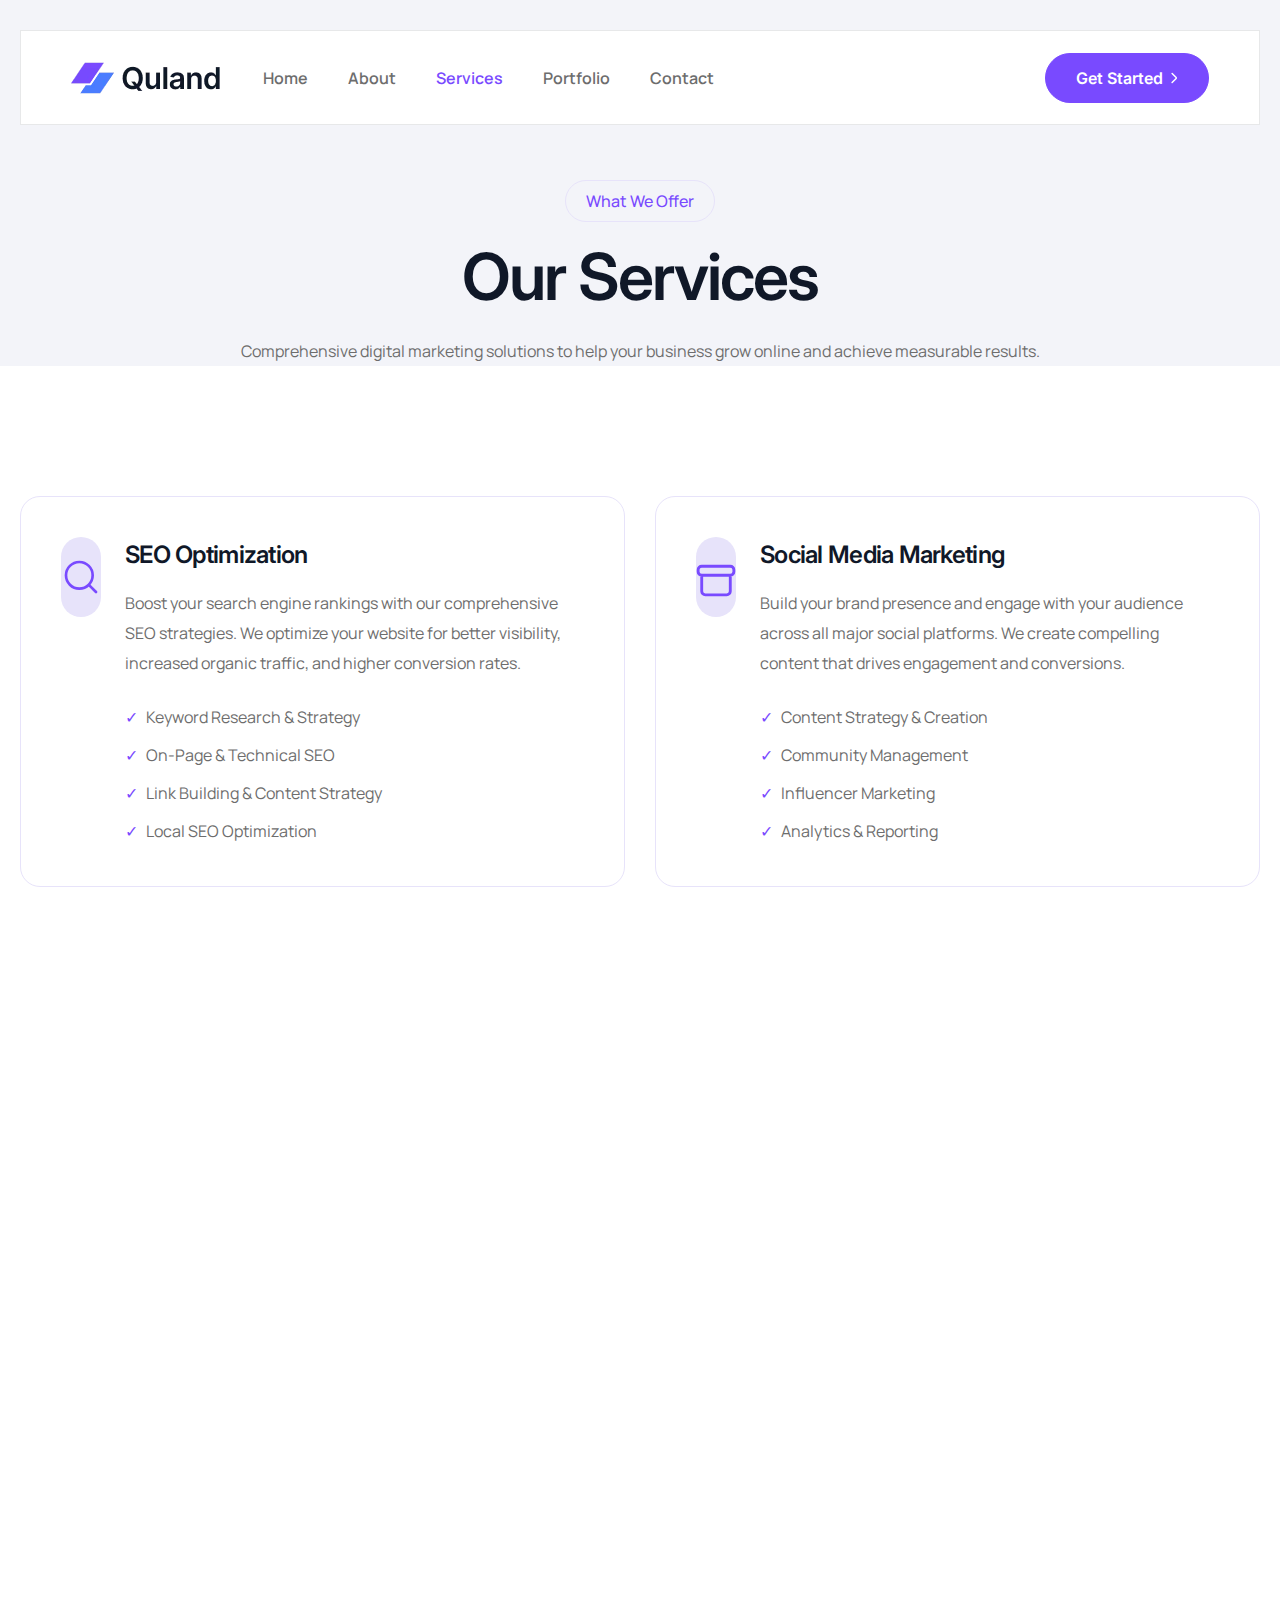
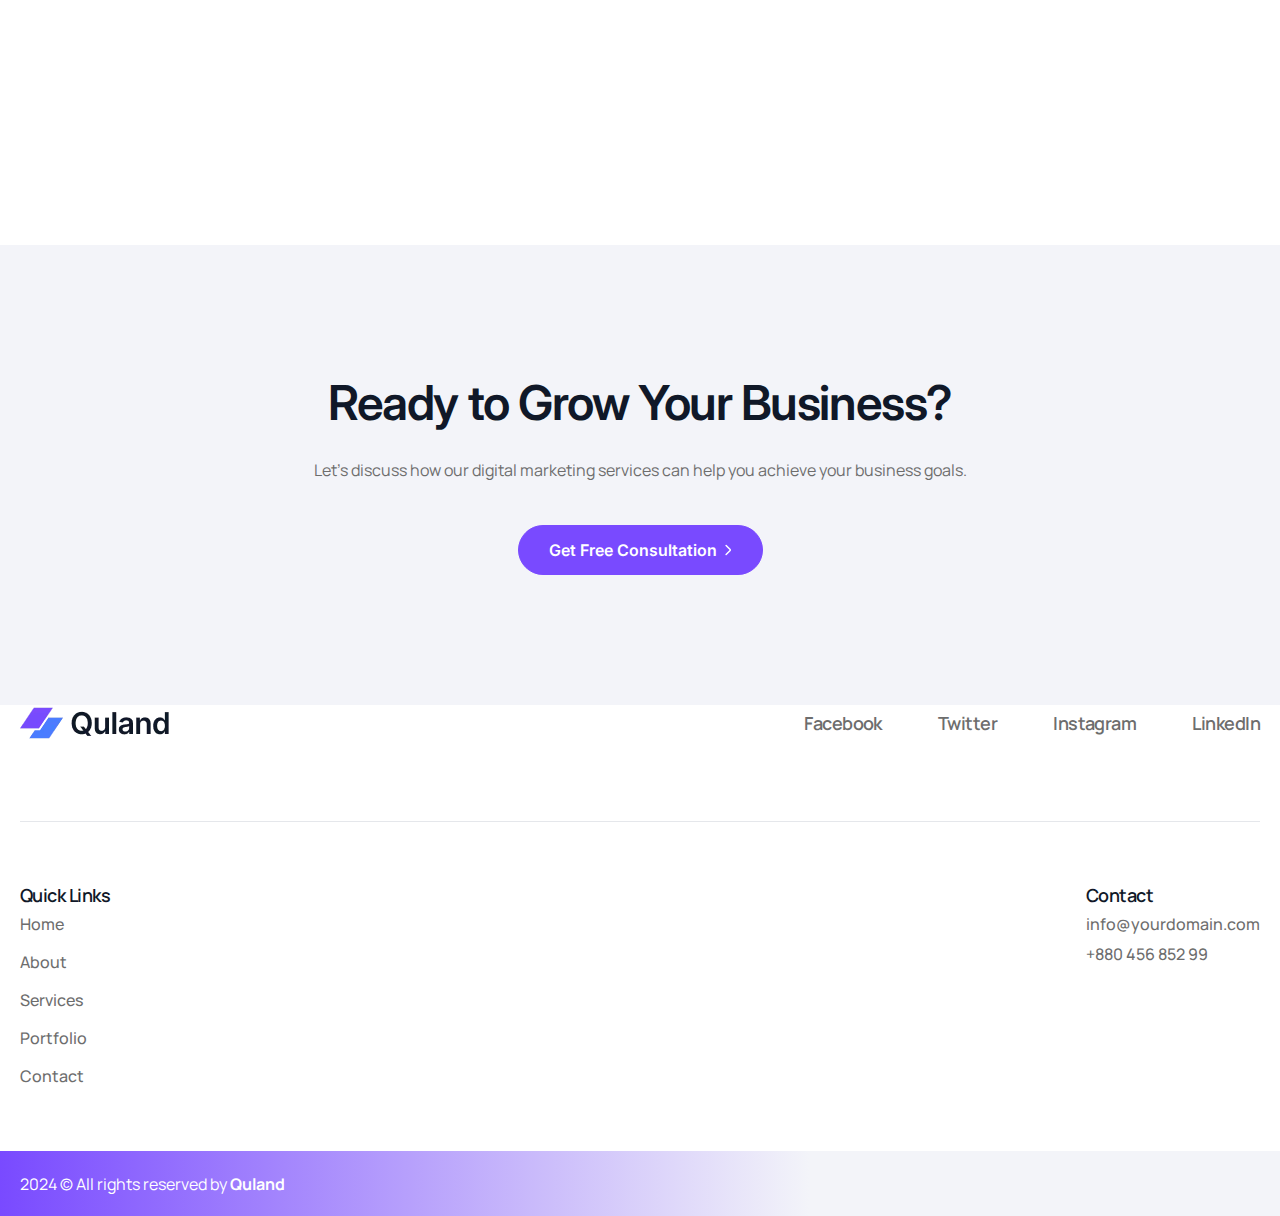
<file: services.html>
<!DOCTYPE html>
<html lang="en">
  <head>
    <meta charset="UTF-8" />
    <meta http-equiv="X-UA-Compatible" content="IE=edge" />
    <meta name="viewport" content="width=device-width, initial-scale=1.0" />
    <title>Services | Digital Marketing Agency</title>
    <!-- Library CSS -->
    <link rel="stylesheet" href="assets/css/swiper-bundle.min.css" />
    <link rel="stylesheet" href="assets/css/aos.css" />
    <!-- Compiled Tailwind CSS -->
    <link rel="stylesheet" href="assets/css/output.css" />
    <!-- Custom CSS -->
    <link rel="stylesheet" href="assets/css/style.css" />
  </head>
  <body class="home-one relative">
    <!-- Desktop Header -->
    <header>
      <div class="header-wrapper w-full fixed left-0 top-0 z-20 xl:block hidden h1-header-sticky h1-header-sticky-qs">
        <div class="2xl:px-[110px] px-5 mx-auto relative">
          <div class="w-full h-[95px] flex justify-between items-center px-[50px] border border-[#e7e8e9] bg-white relative">
            <div class="flex 2xl:space-x-[100px] xl:space-x-10 justify-between items-center w-full xl:w-auto">
              <div>
                <a href="index.html" aria-label="logo">
                  <img src="assets/images/logo-1.webp" alt="Quland Logo" />
                </a>
              </div>
              <div>
                <ul class="flex space-x-10 items-center">
                  <li class="text-paragraph font-semibold hover:underline hover:text-purple">
                    <a href="index.html">Home</a>
                  </li>
                  <li class="text-paragraph font-semibold hover:underline hover:text-purple">
                    <a href="about.html">About</a>
                  </li>
                  <li class="text-purple font-semibold underline">
                    <a href="services.html">Services</a>
                  </li>
                  <li class="text-paragraph font-semibold hover:underline hover:text-purple">
                    <a href="portfolio.html">Portfolio</a>
                  </li>
                  <li class="text-paragraph font-semibold hover:underline hover:text-purple">
                    <a href="contact.html">Contact</a>
                  </li>
                </ul>
              </div>
            </div>
            <div class="xl:flex hidden space-x-[30px] items-center">
              <a href="contact.html">
                <div class="home-two-btn-bg py-3 group bg-purple border-purple">
                  <span class="text-base text-white group-hover:text-purple transition-all duration-300 font-semibold font-inter relative z-10">Get Started</span>
                  <svg class="relative z-10" width="7" height="12" viewBox="0 0 7 12" fill="none" xmlns="http://www.w3.org/2000/svg">
                    <path class="group-hover:stroke-purple transition-all duration-300" d="M1.10254 10.5L4.89543 6.70711C5.22877 6.37377 5.39543 6.20711 5.39543 6C5.39543 5.79289 5.22877 5.62623 4.89543 5.29289L1.10254 1.5" stroke="white" stroke-width="1.5" stroke-linecap="round" stroke-linejoin="round"></path>
                  </svg>
                </div>
              </a>
            </div>
          </div>
        </div>
      </div>
    </header>

    <!-- Mobile Header -->
    <header class="flex xl:hidden flex-col relative">
      <div class="h-16 bg-white flex items-center justify-between fixed top-0 left-0 z-50 w-full px-2.5 border-b border-[#e7e8e9]">
        <a href="index.html" aria-label="logo">
          <img src="assets/images/logo-1.webp" alt="Quland Logo" class="h-10" />
        </a>
        <button aria-label="mobile-Menu" class="text-main-black text-48 w-6 h-6 toggle_nav_menu" id="mobile_nav_toggle_menu">
          <svg class="pointer-events-none transition-all duration-300" xmlns="http://www.w3.org/2000/svg" viewBox="0 0 448 512">
            <path d="M0 96C0 78.3 14.3 64 32 64H416c17.7 0 32 14.3 32 32s-14.3 32-32 32H32C14.3 128 0 113.7 0 96zM0 256c0-17.7 14.3-32 32-32H416c17.7 0 32 14.3 32 32s-14.3 32-32 32H32c-17.7 0-32-14.3-32-32zM448 416c0 17.7-14.3 32-32 32H32c-17.7 0-32-14.3-32-32s14.3-32 32-32H416c17.7 0 32 14.3 32 32z"/>
          </svg>
          <svg class="pointer-events-none hidden transition-all duration-300" xmlns="http://www.w3.org/2000/svg" viewBox="0 0 384 512">
            <path d="M342.6 150.6c12.5-12.5 12.5-32.8 0-45.3s-32.8-12.5-45.3 0L192 210.7 86.6 105.4c-12.5-12.5-32.8-12.5-45.3 0s-12.5 32.8 0 45.3L146.7 256 41.4 361.4c-12.5 12.5-12.5 32.8 0 45.3s32.8 12.5 45.3 0L192 301.3 297.4 406.6c12.5 12.5 32.8 12.5 45.3 0s12.5-32.8 0-45.3L237.3 256 342.6 150.6z"/>
          </svg>
        </button>
      </div>
      <div class="transition-all duration-300">
        <div class="w-full h-screen fixed bg-black/80 z-40 -left-full transition-all duration-300 delay-150" id="mobile-nav-div-overlay"></div>
        <div class="fixed h-screen overflow-y-scroll bg-white w-full top-16 -left-full z-50 transition-all duration-300 delay-0" id="mobile-nav-div">
          <div class="flex gap-10 flex-col pl-5 pt-5">
            <ul class="flex gap-5 flex-col text-paragraph text-base leading-5 font-medium font-inter">
              <li class="home-two-nav-item relative w-fit"><a href="index.html">Home</a></li>
              <li class="home-two-nav-item relative w-fit"><a href="about.html">About</a></li>
              <li class="home-two-nav-item relative w-fit text-purple"><a href="services.html">Services</a></li>
              <li class="home-two-nav-item relative w-fit"><a href="portfolio.html">Portfolio</a></li>
              <li class="home-two-nav-item relative w-fit"><a href="contact.html">Contact</a></li>
            </ul>
          </div>
        </div>
      </div>
    </header>

    <main>
      <!-- Page Header -->
      <section class="pt-[180px] pb-[80px] bg-main-gray">
        <div class="theme-container mx-auto">
          <div class="text-center">
            <span class="section-title-top-tag mb-5">What We Offer</span>
            <h1 class="md:text-65 text-4xl font-semibold text-main-black mb-6">Our Services</h1>
            <p class="text-paragraph max-w-[600px] mx-auto">
              Comprehensive digital marketing solutions to help your business grow online and achieve measurable results.
            </p>
          </div>
        </div>
      </section>

      <!-- Services Grid -->
      <section class="xl:py-[130px] py-[60px]">
        <div class="theme-container mx-auto">
          <div class="grid lg:grid-cols-2 gap-[30px]">
            <!-- SEO Service -->
            <div data-aos="fade-up" class="bg-white border border-[#e7e3fa] rounded-[20px] p-10 hover:shadow-common hover:border-purple transition-all duration-300 group">
              <div class="flex items-start gap-6">
                <div class="w-[80px] h-[80px] flex-shrink-0 flex justify-center items-center rounded-full bg-[#e7e3fa] group-hover:bg-purple transition-all duration-300 text-purple group-hover:text-white">
                  <svg width="40" height="40" viewBox="0 0 30 30" fill="none" xmlns="http://www.w3.org/2000/svg">
                    <path d="M13.75 23.75C19.2728 23.75 23.75 19.2728 23.75 13.75C23.75 8.22715 19.2728 3.75 13.75 3.75C8.22715 3.75 3.75 8.22715 3.75 13.75C3.75 19.2728 8.22715 23.75 13.75 23.75Z" stroke="currentColor" stroke-width="2" stroke-linecap="round" stroke-linejoin="round"/>
                    <path d="M26.25 26.25L21.25 21.25" stroke="currentColor" stroke-width="2" stroke-linecap="round" stroke-linejoin="round"/>
                  </svg>
                </div>
                <div>
                  <h3 class="text-24 font-semibold text-main-black mb-4">SEO Optimization</h3>
                  <p class="text-paragraph mb-6">Boost your search engine rankings with our comprehensive SEO strategies. We optimize your website for better visibility, increased organic traffic, and higher conversion rates.</p>
                  <ul class="space-y-2 text-paragraph">
                    <li class="flex items-center gap-2"><span class="text-purple">✓</span> Keyword Research & Strategy</li>
                    <li class="flex items-center gap-2"><span class="text-purple">✓</span> On-Page & Technical SEO</li>
                    <li class="flex items-center gap-2"><span class="text-purple">✓</span> Link Building & Content Strategy</li>
                    <li class="flex items-center gap-2"><span class="text-purple">✓</span> Local SEO Optimization</li>
                  </ul>
                </div>
              </div>
            </div>

            <!-- Social Media Marketing -->
            <div data-aos="fade-up" data-aos-delay="100" class="bg-white border border-[#e7e3fa] rounded-[20px] p-10 hover:shadow-common hover:border-purple transition-all duration-300 group">
              <div class="flex items-start gap-6">
                <div class="w-[80px] h-[80px] flex-shrink-0 flex justify-center items-center rounded-full bg-[#e7e3fa] group-hover:bg-purple transition-all duration-300 text-purple group-hover:text-white">
                  <svg width="40" height="40" viewBox="0 0 28 28" fill="none" xmlns="http://www.w3.org/2000/svg">
                    <path d="M4 12.75H24M4 12.75C2.61929 12.75 1.5 11.6307 1.5 10.25V9C1.5 7.61929 2.61929 6.5 4 6.5H24C25.3807 6.5 26.5 7.61929 26.5 9V10.25C26.5 11.6307 25.3807 12.75 24 12.75M4 12.75L4 24C4 25.3807 5.11929 26.5 6.5 26.5H21.5C22.8807 26.5 24 25.3807 24 24V12.75" stroke="currentColor" stroke-width="2" stroke-linecap="round"/>
                  </svg>
                </div>
                <div>
                  <h3 class="text-24 font-semibold text-main-black mb-4">Social Media Marketing</h3>
                  <p class="text-paragraph mb-6">Build your brand presence and engage with your audience across all major social platforms. We create compelling content that drives engagement and conversions.</p>
                  <ul class="space-y-2 text-paragraph">
                    <li class="flex items-center gap-2"><span class="text-purple">✓</span> Content Strategy & Creation</li>
                    <li class="flex items-center gap-2"><span class="text-purple">✓</span> Community Management</li>
                    <li class="flex items-center gap-2"><span class="text-purple">✓</span> Influencer Marketing</li>
                    <li class="flex items-center gap-2"><span class="text-purple">✓</span> Analytics & Reporting</li>
                  </ul>
                </div>
              </div>
            </div>

            <!-- Google Ads -->
            <div data-aos="fade-up" data-aos-delay="200" class="bg-white border border-[#e7e3fa] rounded-[20px] p-10 hover:shadow-common hover:border-purple transition-all duration-300 group">
              <div class="flex items-start gap-6">
                <div class="w-[80px] h-[80px] flex-shrink-0 flex justify-center items-center rounded-full bg-[#e7e3fa] group-hover:bg-purple transition-all duration-300 text-purple group-hover:text-white">
                  <svg width="40" height="40" viewBox="0 0 30 30" fill="none" xmlns="http://www.w3.org/2000/svg">
                    <path d="M21.25 26.5V22.25C21.25 21.6977 21.6977 21.25 22.25 21.25H26.5C27.0523 21.25 27.5 21.6977 27.5 22.25V26.5C27.5 27.0523 27.0523 27.5 26.5 27.5H22.25C21.6977 27.5 21.25 27.0523 21.25 26.5Z" stroke="currentColor" stroke-width="2" stroke-linecap="round" stroke-linejoin="round"/>
                    <path d="M2.5 26.5V22.25C2.5 21.6977 2.94772 21.25 3.5 21.25H7.75C8.30228 21.25 8.75 21.6977 8.75 22.25V26.5C8.75 27.0523 8.30228 27.5 7.75 27.5H3.5C2.94772 27.5 2.5 27.0523 2.5 26.5Z" stroke="currentColor" stroke-width="2" stroke-linecap="round" stroke-linejoin="round"/>
                    <path d="M11.25 18.75L15 10L18.75 18.75" stroke="currentColor" stroke-width="2" stroke-linecap="round" stroke-linejoin="round"/>
                  </svg>
                </div>
                <div>
                  <h3 class="text-24 font-semibold text-main-black mb-4">Google Ads (PPC)</h3>
                  <p class="text-paragraph mb-6">Maximize your ROI with targeted pay-per-click campaigns. We create and manage Google Ads campaigns that drive qualified traffic and generate leads.</p>
                  <ul class="space-y-2 text-paragraph">
                    <li class="flex items-center gap-2"><span class="text-purple">✓</span> Search & Display Campaigns</li>
                    <li class="flex items-center gap-2"><span class="text-purple">✓</span> Shopping & Video Ads</li>
                    <li class="flex items-center gap-2"><span class="text-purple">✓</span> Remarketing Campaigns</li>
                    <li class="flex items-center gap-2"><span class="text-purple">✓</span> Conversion Tracking & Optimization</li>
                  </ul>
                </div>
              </div>
            </div>

            <!-- Meta Ads -->
            <div data-aos="fade-up" data-aos-delay="300" class="bg-white border border-[#e7e3fa] rounded-[20px] p-10 hover:shadow-common hover:border-purple transition-all duration-300 group">
              <div class="flex items-start gap-6">
                <div class="w-[80px] h-[80px] flex-shrink-0 flex justify-center items-center rounded-full bg-[#e7e3fa] group-hover:bg-purple transition-all duration-300 text-purple group-hover:text-white">
                  <svg width="40" height="40" viewBox="0 0 30 30" fill="none" xmlns="http://www.w3.org/2000/svg">
                    <path d="M25 2.5L26.6161 4.11612C27.1043 4.60427 27.1043 5.39573 26.6161 5.88388L25 7.5M20 5H26.25M7.5 16.25L10.25 18.3125C11.5833 19.3125 13.4167 19.3125 14.75 18.3125L17.5 16.25M6.25 27.5H18.75C20.8211 27.5 22.5 25.8211 22.5 23.75V13.75C22.5 11.6789 20.8211 10 18.75 10H6.25C4.17893 10 2.5 11.6789 2.5 13.75V23.75C2.5 25.8211 4.17893 27.5 6.25 27.5Z" stroke="currentColor" stroke-width="2" stroke-linecap="round" stroke-linejoin="round"/>
                  </svg>
                </div>
                <div>
                  <h3 class="text-24 font-semibold text-main-black mb-4">Meta Ads (Facebook & Instagram)</h3>
                  <p class="text-paragraph mb-6">Reach your ideal audience on Facebook and Instagram with precision targeting. We create engaging ad campaigns that build brand awareness and drive conversions.</p>
                  <ul class="space-y-2 text-paragraph">
                    <li class="flex items-center gap-2"><span class="text-purple">✓</span> Audience Research & Targeting</li>
                    <li class="flex items-center gap-2"><span class="text-purple">✓</span> Creative Ad Design</li>
                    <li class="flex items-center gap-2"><span class="text-purple">✓</span> A/B Testing & Optimization</li>
                    <li class="flex items-center gap-2"><span class="text-purple">✓</span> Lead Generation Campaigns</li>
                  </ul>
                </div>
              </div>
            </div>

            <!-- Web Development -->
            <div data-aos="fade-up" data-aos-delay="400" class="bg-white border border-[#e7e3fa] rounded-[20px] p-10 hover:shadow-common hover:border-purple transition-all duration-300 group lg:col-span-2">
              <div class="flex items-start gap-6">
                <div class="w-[80px] h-[80px] flex-shrink-0 flex justify-center items-center rounded-full bg-[#e7e3fa] group-hover:bg-purple transition-all duration-300 text-purple group-hover:text-white">
                  <svg width="40" height="40" viewBox="0 0 30 30" fill="none" xmlns="http://www.w3.org/2000/svg">
                    <path d="M8.75 8.75H21.25M8.75 15H15M20 21.25L23.75 27.5M10 21.25L6.25 27.5M15 21.25V25M23.75 2.5L6.25 2.5C4.17893 2.5 2.5 4.17893 2.5 6.25L2.5 17.5C2.5 19.5711 4.17893 21.25 6.25 21.25L23.75 21.25C25.8211 21.25 27.5 19.5711 27.5 17.5L27.5 6.25C27.5 4.17893 25.8211 2.5 23.75 2.5Z" stroke="currentColor" stroke-width="2" stroke-linecap="round" stroke-linejoin="round"/>
                  </svg>
                </div>
                <div>
                  <h3 class="text-24 font-semibold text-main-black mb-4">Web Development</h3>
                  <p class="text-paragraph mb-6">Build fast, responsive, and conversion-optimized websites that represent your brand and drive business results. From landing pages to full e-commerce solutions.</p>
                  <ul class="space-y-2 text-paragraph grid md:grid-cols-2 gap-2">
                    <li class="flex items-center gap-2"><span class="text-purple">✓</span> Custom Website Design</li>
                    <li class="flex items-center gap-2"><span class="text-purple">✓</span> E-commerce Development</li>
                    <li class="flex items-center gap-2"><span class="text-purple">✓</span> Landing Page Optimization</li>
                    <li class="flex items-center gap-2"><span class="text-purple">✓</span> Mobile-First Development</li>
                    <li class="flex items-center gap-2"><span class="text-purple">✓</span> CMS Integration</li>
                    <li class="flex items-center gap-2"><span class="text-purple">✓</span> Website Maintenance</li>
                  </ul>
                </div>
              </div>
            </div>
          </div>
        </div>
      </section>

      <!-- CTA Section -->
      <section class="xl:py-[130px] py-[60px] bg-main-gray">
        <div class="theme-container mx-auto text-center">
          <h2 class="md:text-48 text-34 font-semibold text-main-black mb-6">Ready to Grow Your Business?</h2>
          <p class="text-paragraph max-w-[600px] mx-auto mb-10">
            Let's discuss how our digital marketing services can help you achieve your business goals.
          </p>
          <a href="contact.html">
            <div class="home-two-btn-bg py-3 group bg-purple border-purple inline-flex">
              <span class="text-base text-white group-hover:text-purple transition-all duration-300 font-semibold font-inter relative z-10">Get Free Consultation</span>
              <svg class="relative z-10" width="7" height="12" viewBox="0 0 7 12" fill="none" xmlns="http://www.w3.org/2000/svg">
                <path class="group-hover:stroke-purple transition-all duration-300" d="M1.10254 10.5L4.89543 6.70711C5.22877 6.37377 5.39543 6.20711 5.39543 6C5.39543 5.79289 5.22877 5.62623 4.89543 5.29289L1.10254 1.5" stroke="white" stroke-width="1.5" stroke-linecap="round" stroke-linejoin="round"></path>
              </svg>
            </div>
          </a>
        </div>
      </section>
    </main>

    <!-- Footer -->
    <footer>
      <div class="footer-one-wrapper w-full pt-[80px]">
        <div class="theme-container mx-auto">
          <div class="w-full">
            <div class="top-bar w-full flex md:flex-row md:justify-between items-center flex-col space-y-10 md:space-y-0 md:mb-[80px] mb-10">
              <div><img src="assets/images/logo-1.webp" alt="Quland Logo" /></div>
              <ul class="flex md:gap-14 gap-5 flex-wrap md:items-center">
                <li class="text-18 hover:text-purple hover:underline common-transition text-paragraph font-semibold"><a href="#">Facebook</a></li>
                <li class="text-18 hover:text-purple hover:underline common-transition text-paragraph font-semibold"><a href="#">Twitter</a></li>
                <li class="text-18 hover:text-purple hover:underline common-transition text-paragraph font-semibold"><a href="#">Instagram</a></li>
                <li class="text-18 hover:text-purple hover:underline common-transition text-paragraph font-semibold"><a href="#">LinkedIn</a></li>
              </ul>
            </div>
            <div class="w-full py-[60px] border-t border-[e7e3fa] flex flex-wrap justify-between gap-10">
              <div>
                <p class="text-main-black text-18 font-semibold mb-[20px]">Quick Links</p>
                <ul class="flex flex-col space-y-2">
                  <li class="hover:text-purple hover:underline common-transition text-paragraph font-medium"><a href="index.html">Home</a></li>
                  <li class="hover:text-purple hover:underline common-transition text-paragraph font-medium"><a href="about.html">About</a></li>
                  <li class="hover:text-purple hover:underline common-transition text-paragraph font-medium"><a href="services.html">Services</a></li>
                  <li class="hover:text-purple hover:underline common-transition text-paragraph font-medium"><a href="portfolio.html">Portfolio</a></li>
                  <li class="hover:text-purple hover:underline common-transition text-paragraph font-medium"><a href="contact.html">Contact</a></li>
                </ul>
              </div>
              <div>
                <p class="text-main-black text-18 font-semibold mb-[20px]">Contact</p>
                <p class="font-medium text-paragraph">info@yourdomain.com<br />+880 456 852 99</p>
              </div>
            </div>
          </div>
        </div>
        <div style="background: linear-gradient(90deg, #794aff 0%, #f3f4f9 63.23%);" class="w-full md:h-[65px] h-10">
          <div class="theme-container mx-auto h-full">
            <div class="w-full h-full flex justify-between items-center md:text-base text-xs">
              <span class="text-white">2024 © All rights reserved by <b>Quland</b></span>
            </div>
          </div>
        </div>
      </div>
    </footer>

    <!-- JavaScript -->
    <script src="assets/js/jquery-3.6.3.min.js"></script>
    <script src="assets/js/swiper-bundle.min.js"></script>
    <script src="assets/js/aos.js"></script>
    <script>AOS.init();</script>
    <script src="assets/js/plugins.js"></script>
    <script src="assets/js/main.js"></script>
  </body>
</html>
</file>
<file: assets/css/style.css>
/* google fonts  */
@import url("https://fonts.googleapis.com/css2?family=Inter:wght@300;400;500;600;700&family=Manrope:wght@300;400;500;600;700&display=swap");
/* google fonts  end */
html {
  scroll-behavior: smooth;
  overflow-x: hidden;
}
body {
  font-family: "Manrope", sans-serif;
  font-size: 16px;
  line-height: 30px;
}
h1,
h2,
h3,
h4,
h5,
h6 {
  font-family: "Inter", sans-serif;
}
.theme-container {
  max-width: 1330px;
  padding: 0 20px;
}
.shadow-style-one {
  box-shadow: 0px 10px 60px 0px rgba(121, 74, 255, 0.2);
}
/* ====== common style ====== */

.black_overlay {
  background: linear-gradient(
    180deg,
    rgba(0, 0, 0, 0.1) 0%,
    rgba(0, 0, 0, 0.9) 100%
  );
}
.win-grid {
  letter-spacing: 2px;
  display: flex;
  flex-wrap: wrap;
  background: #f3f4f9;
}
.win-grid.win-grid-two {
  background: none;
}

.win-btn {
  width: 56px;
  height: 56px;
  text-align: center;
  border: none;
  border-radius: 0px;
  border: 1px solid #e5e7ec6b;
}
.win-grid-two .win-btn {
  border: 1px solid #ffffff05;
}
.win-grid-bg {
  background: transparent;
}
.testimoial-section-wrapper .swiper-pagination {
  position: unset;
  width: auto;
}
.testimoial-section-wrapper .swiper-pagination .swiper-pagination-bullet {
  width: 7px;
  height: 7px;
  background: #fff;
  opacity: 1;
}
.testimoial-section-wrapper
  .swiper-pagination
  .swiper-pagination-bullet.swiper-pagination-bullet-active {
  background: #794aff;
}
.testimoial-section-wrapper .swiper-button-prev,
.testimoial-section-wrapper .swiper-button-next {
  position: unset;
  margin: 0;
}
.testimoial-section-wrapper .swiper-button-prev::after {
  content: "";
}
.testimoial-section-wrapper .swiper-button-next::after {
  content: "";
}
#hero-mouse-move-anim {
  position: relative !important;
}
#hero-mouse-move-anim .layer:nth-child(1) {
  position: absolute !important;
  left: 0 !important;
  top: 160px !important;
}
#hero-mouse-move-anim .layer:nth-child(2) {
  position: absolute !important;
  left: 66% !important;
  top: 128px !important;
}
#hero-mouse-move-anim .layer:nth-child(3) {
  position: absolute !important;
  left: 0 !important;
  bottom: 288px !important;
  top: auto !important;
}
#hero-mouse-move-anim .layer:nth-child(4) {
  position: absolute !important;
  left: 66% !important;
  bottom: 256px !important;
  top: auto !important;
}

#home-working-cursor-anim {
  position: relative !important;
}
#home-working-cursor-anim .layer:nth-child(1) {
  position: absolute !important;
  left: -160px !important;
  top: 144px !important;
}
#home-working-cursor-anim .layer:nth-child(2) {
  position: absolute !important;
  left: -56px !important;
  top: 288px !important;
}
#home-working-cursor-anim .layer:nth-child(3) {
  position: absolute !important;
  left: -80px !important;
  top: 460px !important;
}
#consaltaion-mouse-move-anim .layer:nth-child(2) {
  position: absolute !important;
  left: 208px !important;
  top: 80px !important;
}
#consaltaion-mouse-move-anim .layer:nth-child(3) {
  position: absolute !important;
  left: auto !important;
  right: 160px !important;
  top: auto !important;
}
#hero-three-cursor-anim .layer:nth-child(1) {
  position: absolute !important;
  left: 0 !important;
  top: 0 !important;
}
#home-one-about-mouse-anim .layer:nth-child(1) {
  position: absolute !important;
  left: 66.666667% !important;
  top: 144px !important;
}
#home-one-about-mouse-anim .layer:nth-child(2) {
  position: absolute !important;
  left: 50% !important;
  top: auto !important;
  bottom: 0 !important;
}

/* SEO Agency features card background  */

.shadow-style-h2 {
  box-shadow: 0px 10px 60px 0px #5d51f24d;
}

.h2_features_card_bg {
  background: #f4f3fe;
}

.moving-h2-hero-main-img {
  animation: moving_h2-hero 1s linear 0s infinite alternate;
}

@keyframes moving_h2-hero {
  0% {
    transform: translateX(0px);
  }
  100% {
    transform: translateX(10px);
  }
}

.rotating_text {
  animation: rotating-circle-odd 10s linear 0s infinite;
}

.rotating_circle img:nth-child(odd) {
  animation: rotating-circle-odd 10s linear 0s infinite;
}

@keyframes rotating-circle-odd {
  0% {
    transform: rotate(0deg);
  }
  100% {
    transform: rotate(360deg);
  }
}

.rotating_circle img:nth-child(even) {
  animation: rotating-circle-even 10s linear 0s infinite;
}

@keyframes rotating-circle-even {
  0% {
    transform: rotate(-0deg);
  }
  100% {
    transform: rotate(-360deg);
  }
}

/* animated circle  */

@keyframes anim_circle_bg {
  0% {
    opacity: 1;
    width: 0;
    height: 0;
  }
  80% {
    opacity: 0.5;
  }
  100% {
    width: 1035px;
    height: 1035px;
    opacity: 0;
  }
}

@keyframes anim_circle {
  0% {
    width: 0;
    height: 0;
  }
  95% {
    /* opacity: 2%; */
  }
  100% {
    width: 1035px;
    height: 1035px;
    opacity: 0;
  }
}

@keyframes anim_circle_sm {
  0% {
    width: 0;
    height: 0;
  }
  95% {
    opacity: 2%;
  }
  100% {
    width: 345px;
    height: 345px;
    opacity: 0;
  }
}

.animated_circle_bg {
  position: absolute;
  width: 0px;
  height: 0px;
  border-radius: 100%;
  animation: anim_circle_bg 4s linear 0s infinite;
}
.animated_circle_bg2 {
  position: absolute;
  width: 0px;
  height: 0px;
  border-radius: 100%;
  animation: anim_circle_bg 4s linear 0.7s infinite;
}
.animated_circle_bg3 {
  position: absolute;
  width: 0;
  height: 0;
  border-radius: 100%;
  animation: anim_circle_bg 4s linear 1.4s infinite;
}
.animated_circle_bg4 {
  position: absolute;
  width: 0;
  height: 0;
  border-radius: 100%;
  animation: anim_circle_bg 4s linear 2.1s infinite;
}

.animated_circle_bg5 {
  position: absolute;
  width: 0;
  height: 0;
  border-radius: 100%;
  animation: anim_circle_bg 4s linear 2.8s infinite;
}
.animated_circle_bg6 {
  position: absolute;
  width: 0;
  height: 0;
  border-radius: 100%;
  animation: anim_circle_bg 4s linear 3.5s infinite;
}
.animated_circle {
  position: absolute;
  width: 0px;
  height: 0px;
  border-radius: 100%;
  animation: anim_circle 4s linear 0s infinite;
}
.animated_circle2 {
  position: absolute;
  width: 0px;
  height: 0px;
  border-radius: 100%;
  animation: anim_circle 4s linear 1s infinite;
}
.animated_circle3 {
  position: absolute;
  width: 0;
  height: 0;
  border-radius: 100%;
  animation: anim_circle 4s linear 2s infinite;
}
.animated_circle4 {
  position: absolute;
  width: 0;
  height: 0;
  border-radius: 100%;
  animation: anim_circle 4s linear 3s infinite;
}

/* circle sm  */
.animated_circle_sm {
  position: absolute;
  width: 0px;
  height: 0px;
  border-radius: 100%;
  animation: anim_circle_sm 4s linear infinite;
}
.animated_circle_sm2 {
  position: absolute;
  width: 0px;
  height: 0px;
  border-radius: 100%;
  animation: anim_circle_sm 4s linear 1s infinite;
}
.animated_circle_sm3 {
  position: absolute;
  width: 0;
  height: 0;
  border-radius: 100%;
  animation: anim_circle_sm 4s linear 2s infinite;
}
.animated_circle_sm4 {
  position: absolute;
  width: 0;
  height: 0;
  border-radius: 100%;
  animation: anim_circle_sm 4s linear 3s infinite;
}

.moving-anim {
  animation: moving-left-right 10s linear 0s infinite alternate;
}

.moving-anim-left {
  animation: moving-left 10s linear 0s infinite alternate;
}

/* moving animation  */
@keyframes moving-left-right {
  0% {
    right: 144px;
  }
  100% {
    right: 300px;
  }
}
/* moving animation  */
@keyframes moving-left {
  0% {
    left: -100px;
  }
  100% {
    left: -213px;
  }
}

.anim-light-bg {
  background: linear-gradient(
    90deg,
    rgba(93, 81, 242, 0.15) 0%,
    rgba(93, 81, 242, 0) 100%
  );
  transform: rotate(180deg);
  animation: lighting 10s linear 0s infinite alternate;
}

.anim-light-shadow {
  animation: lighting 10s linear 0s infinite alternate;
}

@keyframes lighting {
  0% {
    opacity: 0;
  }
  50% {
    opacity: 1;
  }
  70% {
    opacity: 0.5;
  }
  80% {
    opacity: 1;
  }
  100% {
    opacity: 0;
  }
}

/* The animation code */

.underlines {
  /* I don't know why this is needed, I just added it and it worked in IE Edge. If we remove this width, the gradient breaks in IE Edge */
  width: calc(100%);
  background-image: linear-gradient(transparent calc(100% - 1px), white 1px);
  background-repeat: no-repeat;
  background-size: 0% 100%;
  transition: all 0.3s ease-in-out;
  transition-delay: 0.3s;
}

.underlines:hover {
  background-size: 100% 100%;
}

.overlay-vSlider {
  width: 100%;
  height: 100%;
  position: absolute;
  top: 0;
  left: 0;
  background: linear-gradient(
    180deg,
    #ffffff 0%,
    rgba(255, 255, 255, 0) 50%,
    rgba(255, 255, 255, 0) 50%,
    #ffffff 100%
  );
  z-index: 10;
}

.vsliderSm .swiper-wrapper,
.vslider .swiper-wrapper {
  -webkit-transition-timing-function: linear !important;
  transition-timing-function: linear !important;
  position: relative;
}

/* Creative Agency  */

.h3-partner_slider > .swiper-wrapper > .swiper-slide {
  opacity: 0.2;
  transition: all;
  transition-duration: 300ms;
}

.h3-partner_slider > .swiper-wrapper > .swiper-slide:hover {
  opacity: 1;
}

.h3-partner_slider > .swiper-wrapper > .swiper-slide-active {
  opacity: 1;
}

/* service_card_shadow  */
.h3_service_card_shadow:hover {
  box-shadow: 0px 10px 60px 0px #794aff1a;
}

/* h3-case  */
.h3_case_card_shadow {
  box-shadow: 0px 10px 60px 0px rgba(121, 74, 255, 0.1);
}

/* multiline underline  */

.case_card_title a {
  position: relative;
  background-image: linear-gradient(#000000, #000000),
    linear-gradient(#ffffff, #ffffff);
  background-size: 0 1px;
  background-position: 0 100%;
  background-repeat: no-repeat;
  transition: all 0.5s;
}
/* before tick  */

.tick-before::before {
  content: url("../images/tick.svg");
}

.case_card_title a:hover {
  background-size: 100% 1px;
}

.card-group .case_card_title a {
  position: relative;
  background-image: linear-gradient(#ffffff, #ffffff),
    linear-gradient(#ffffff, #ffffff);
  background-size: 0 1px;
  background-position: 0 100%;
  background-repeat: no-repeat;
  transition: all 0.5s;
}

.card-group:hover .case_card_title a {
  background-size: 100% 1px;
}

/* .h5_blog_card:hover .case_card_title a {
  background-size: 100% 1px;
} */

.white_card_title a {
  position: relative;
  background-image: linear-gradient(#ffff, #ffff),
    linear-gradient(transparent, transparent);
  background-size: 0 1px;
  background-position: 0 100%;
  background-repeat: no-repeat;
  transition: ease-out 0.5s;
}

.white_card_title a:hover {
  background-size: 100% 1px;
}
/* === AI Software === */
.header-four-border {
  background: radial-gradient(
    50% 50% at 50% 50%,
    rgba(255, 255, 255, 0.2) 0%,
    rgba(255, 255, 255, 0) 100%
  );
}
/* === AI Software === */
.play-btn-line1 {
  border: 2px rgba(255, 255, 255, 0.451) solid;
  border-right-color: transparent;
  animation: rotation 4s infinite linear;
}
.play-btn-line2 {
  border: 2px rgba(255, 255, 255, 0.451) solid;
  width: 70px;
  height: 70px;
  border-right-color: transparent;
  animation: rotation1 3s infinite linear;
  left: -7px;
  top: -7px;
}
.play-btn-line3 {
  border: 1px rgb(255 255 255 / 14%) solid;
  width: 85px;
  height: 85px;
  left: -15px;
  top: -14px;
}

@keyframes rotation {
  from {
    -webkit-transform: rotate(0deg);
  }
  to {
    -webkit-transform: rotate(359deg);
  }
}

@keyframes rotation1 {
  from {
    -webkit-transform: rotate(0deg);
  }
  to {
    -webkit-transform: rotate(359deg);
  }
}

.h5-play-btn-line1 {
  border: 2px rgba(255, 255, 255, 0.451) solid;
  border-right-color: transparent;
  animation: rotation 4s infinite linear;
}
.h5-play-btn-line2 {
  border: 2px rgba(255, 255, 255, 0.451) solid;
  border-right-color: transparent;
  animation: rotation1 3s infinite linear;
}
.h5-play-btn-line3 {
  border: 1px rgb(255 255 255 / 14%) solid;
}

.h8-play-btn-line1 {
  border: 2px rgba(0, 122, 255, 0.2) solid;
  border-right-color: transparent;
  animation: rotation 4s infinite linear;
}
.h8-play-btn-line2 {
  border: 2px rgba(0, 122, 255, 0.2) solid;
  border-right-color: transparent;
  animation: rotation1 3s infinite linear;
}
.h8-play-btn-line3 {
  border: 1px rgba(0, 122, 255, 0.2) solid;
}

.home-four .hero-banner .img {
  transform: perspective(20px) rotateX(1deg);
}

/* h3 testimonial pagination  */

.h3-testimonial-pagination > swiper-pagination-bullet {
  height: 7px;
  width: 7px;
}

/* top-bottom anim  */

.top-bottom-moving {
  animation: top-bottom-anim 3s linear 0s infinite alternate;
}

@keyframes top-bottom-anim {
  0% {
    transform: translateY(-10px);
  }
  100% {
    transform: translateY(10px);
  }
}
.line-shape {
  background-image: url("../images/home-four/hero-shape.webp");
  background-repeat: no-repeat;
  background-position: 0 -45px;
  animation: upDownAnim 15s linear infinite;
}

@keyframes upDownAnim {
  0% {
    background-position: 0 -45px;
  }
  100% {
    background-position: 0 -260px;
  }
}

.shape-1 {
  animation: animationFramesOne 20s linear infinite;
}
.shape-2 {
  animation: animationFramesThree 25s linear infinite;
}
.shape-3 {
  animation: animationFramesFour 25s linear infinite;
}
.shape-4 {
  animation: animationFramesTwo 25s linear infinite;
}

@keyframes animationFramesOne {
  0% {
    -webkit-transform: translate(0) rotate(0deg);
    transform: translate(0) rotate(0deg);
  }

  20% {
    -webkit-transform: translate(73px, -1px) rotate(36deg);
    transform: translate(73px, -1px) rotate(36deg);
  }

  40% {
    -webkit-transform: translate(141px, 72px) rotate(72deg);
    transform: translate(141px, 72px) rotate(72deg);
  }

  60% {
    -webkit-transform: translate(83px, 122px) rotate(108deg);
    transform: translate(83px, 122px) rotate(108deg);
  }

  80% {
    -webkit-transform: translate(-40px, 72px) rotate(144deg);
    transform: translate(-40px, 72px) rotate(144deg);
  }

  to {
    -webkit-transform: translate(0) rotate(0deg);
    transform: translate(0) rotate(0deg);
  }
}

@-webkit-keyframes animationFramesOne {
  0% {
    -webkit-transform: translate(0) rotate(0deg);
  }

  20% {
    -webkit-transform: translate(73px, -1px) rotate(36deg);
  }

  40% {
    -webkit-transform: translate(141px, 72px) rotate(72deg);
  }

  60% {
    -webkit-transform: translate(83px, 122px) rotate(108deg);
  }

  80% {
    -webkit-transform: translate(-40px, 72px) rotate(144deg);
  }

  to {
    -webkit-transform: translate(0) rotate(0deg);
  }
}

@keyframes animationFramesTwo {
  0% {
    -webkit-transform: translate(0) rotate(0deg) scale(1);
    transform: translate(0) rotate(0deg) scale(1);
  }

  20% {
    -webkit-transform: translate(73px, -1px) rotate(36deg) scale(0.9);
    transform: translate(73px, -1px) rotate(36deg) scale(0.9);
  }

  40% {
    -webkit-transform: translate(141px, 72px) rotate(72deg) scale(1);
    transform: translate(141px, 72px) rotate(72deg) scale(1);
  }

  60% {
    -webkit-transform: translate(83px, 122px) rotate(108deg) scale(1.2);
    transform: translate(83px, 122px) rotate(108deg) scale(1.2);
  }

  80% {
    -webkit-transform: translate(-40px, 72px) rotate(144deg) scale(1.1);
    transform: translate(-40px, 72px) rotate(144deg) scale(1.1);
  }

  to {
    -webkit-transform: translate(0) rotate(0deg) scale(1);
    transform: translate(0) rotate(0deg) scale(1);
  }
}

@-webkit-keyframes animationFramesTwo {
  0% {
    -webkit-transform: translate(0) rotate(0deg) scale(1);
  }

  20% {
    -webkit-transform: translate(73px, -1px) rotate(36deg) scale(0.9);
  }

  40% {
    -webkit-transform: translate(141px, 72px) rotate(72deg) scale(1);
  }

  60% {
    -webkit-transform: translate(83px, 122px) rotate(108deg) scale(1.2);
  }

  80% {
    -webkit-transform: translate(-40px, 72px) rotate(144deg) scale(1.1);
  }

  to {
    -webkit-transform: translate(0) rotate(0deg) scale(1);
  }
}

@keyframes animationFramesThree {
  0% {
    -webkit-transform: translate(165px, -179px);
    transform: translate(165px, -179px);
  }

  to {
    -webkit-transform: translate(-346px, 617px);
    transform: translate(-346px, 617px);
  }
}

@-webkit-keyframes animationFramesThree {
  0% {
    -webkit-transform: translate(165px, -179px);
  }

  to {
    -webkit-transform: translate(-346px, 617px);
  }
}
@keyframes animationFramesFour {
  0% {
    -webkit-transform: translate(-300px, 151px) rotate(0deg);
    transform: translate(-300px, 151px) rotate(0deg);
  }

  to {
    -webkit-transform: translate(251px, -200px) rotate(180deg);
    transform: translate(251px, -200px) rotate(180deg);
  }
}

@-webkit-keyframes animationFramesFour {
  0% {
    -webkit-transform: translate(-300px, 151px) rotate(0deg);
  }

  to {
    -webkit-transform: translate(251px, -200px) rotate(180deg);
  }
}
@keyframes animationFramesOthers {
  0% {
    -webkit-transform: translate(251px, -200px) rotate(180deg);
    transform: translate(251px, -200px) rotate(180deg);
  }

  to {
    -webkit-transform: translate(-300px, 151px) rotate(0deg);
    transform: translate(-300px, 151px) rotate(0deg);
  }
}

@-webkit-keyframes animationFramesOthers {
  0% {
    -webkit-transform: translate(251px, -200px) rotate(180deg);
    transform: translate(251px, -200px) rotate(180deg);
  }

  to {
    -webkit-transform: translate(-300px, 151px) rotate(0deg);
    transform: translate(-300px, 151px) rotate(0deg);
  }
}

/* Business Consulting  */
.swiper-slide-active .h5-story_slider_active_card {
  height: 205px;
  background: #d90a2c;
  /* box-shadow: 0px 10px 60px 0px rgba(217, 10, 44, 0.5); */
}

.swiper-slide-active .h5-story_slider_active_card > h1 {
  border-color: #ffff;
  color: #ffff;
}
.swiper-slide-active .h5-story_slider_active_card > h2 {
  color: #ffff;
}
.feature-item-h-4 {
  margin-bottom: 10px;
}
.feature-item-h-4 .feature-item-wrapper {
  position: relative;
  transition: all 0.5s ease-in-out;
  border: 1px solid #231b2f;
  overflow: hidden;
  border-radius: 10px;
}
.feature-item-h-4 .feature-item-wrapper::before {
  background: linear-gradient(
    180deg,
    rgba(121, 74, 255, 0) 0%,
    rgba(121, 74, 255, 0.3) 100%
  );
  content: "";
  display: block;
  width: 100%;
  height: 100%;
  position: absolute;
  left: 0;
  top: 0;
  opacity: 0;
  transition: all 0.5s ease-in-out;
}
.feature-item-h-4:hover .feature-item-wrapper::before {
  opacity: 1;
}

/* home 5 hero slider  */

.h5_hero_slider .swiper-slide {
  opacity: 0 !important;
}
.h5_hero_slider .swiper-slide-active {
  opacity: 1 !important;
}

.h5-testimonial-pagination > .swiper-pagination-bullet {
  background: white;
}

.h5-testimonial-pagination > .swiper-pagination-bullet-active {
  background: #d90a2c;
}

.h5-story-pagination > .swiper-pagination-bullet {
  background: #d90a2c;
}

/* h4  */
.what-we-do-wrapper .service-item {
  border: 1.2px solid rgba(255, 255, 255, 0.1);
  border-radius: 20px;
  background-color: #160e24;
  position: relative;
  overflow: hidden;
  transition: all 3s ease-in-out;
}
.what-we-do-wrapper .service-item .service-item-ico {
  background: #794aff;
  position: relative;
  overflow: hidden;
}
.what-we-do-wrapper .service-item .service-item-ico::before {
  content: "";
  display: block;
  width: 100%;
  height: 100%;
  position: absolute;
  left: 0;
  top: 0;
  opacity: 0;
  transition: all 0.3s ease-in-out;
  background: linear-gradient(94.31deg, #794aff 5.85%, #1904e5 95.44%);
}
.what-we-do-wrapper .service-item:hover .service-item-ico::before {
  opacity: 1;
}
.what-we-do-wrapper .service-item::before {
  content: "";
  display: block;
  width: 100%;
  height: 100%;
  position: absolute;
  left: 0;
  top: 0;
  background: linear-gradient(
    180deg,
    rgba(121, 74, 255, 0) 0%,
    rgba(121, 74, 255, 0.3) 100%
  );
  opacity: 0;
  transition: all 0.3s ease-in-out;
}
.what-we-do-wrapper .service-item:hover::before {
  opacity: 1;
}
.price_button_bg::before {
  background: linear-gradient(94.31deg, #794aff 5.85%, #1904e5 95.44%);
}
.price_card_bg:hover {
  background: linear-gradient(
    180deg,
    rgba(121, 74, 255, 0) 0%,
    rgba(121, 74, 255, 0.3) 100%
  );
}

.pricing_section_bg {
  background: linear-gradient(
    180deg,
    rgba(255, 255, 255, 0.05) 0%,
    rgba(255, 255, 255, 0) 100%
  );
}

/* faq card bg  */
.single_faq_bg {
  background: linear-gradient(
    180deg,
    rgba(121, 74, 255, 0) 0%,
    rgba(121, 74, 255, 0.3) 100%
  );
}

.h4_testimonials_slide:hover {
  background: linear-gradient(
    180deg,
    rgba(121, 74, 255, 0) 0%,
    rgba(121, 74, 255, 0.3) 100%
  );
}

.h4-testimonials_first_slider .swiper-wrapper,
.h4-testimonials_second_slider .swiper-wrapper {
  -webkit-transition-timing-function: linear !important;
  transition-timing-function: linear !important;
  position: relative;
}

.h4-testimonial-bg {
  background: linear-gradient(
    180deg,
    rgba(255, 255, 255, 0) 0%,
    rgba(255, 255, 255, 0.05) 100%
  );
}

/* footer social background  */

.h4_social_bg::before {
  background: linear-gradient(94.31deg, #794aff 5.85%, #1904e5 95.44%);
}
.h4_contact_bg {
  background: linear-gradient(94.31deg, #794aff 5.85%, #1904e5 95.44%);
}

.h4_contact_bg:hover {
  color: linear-gradient(94.31deg, #794aff 5.85%, #1904e5 95.44%);
}

.bg-circle_color {
  background: linear-gradient(
    180deg,
    rgba(255, 255, 255, 0.05) 0%,
    rgba(255, 255, 255, 0) 100%
  );
}

.h4-cta-bg {
  background: linear-gradient(94.31deg, #794aff 5.85%, #1904e5 95.44%);
}

/* mobile nav open animation  */

/* .mobile_nav_open_anim {
  animation: mobile_nav_open 2s ease-in-out;
  transition: all;
  transition-duration: 300ms;
}

@keyframes mobile_nav_open {
  0% {
    transform: translateX(10000px);
  }
  100% {
    transform: translateX(0px);
  }
} */

.active_mobile_nav {
  left: 0;
  transition-delay: 150ms;
}
.active_mobile_nav_overlay {
  left: 0;
  transition-delay: 0ms;
}

.no-scrollbar {
  -ms-overflow-style: none; /* IE and Edge */
  scrollbar-width: none; /* Firefox */
}

/* items  */
.layer-items-h2-dot {
  position: absolute !important;
  top: 75px !important;
  left: -145px !important;
}

.h2-hero_img {
  position: absolute !important;
  /* top: 75px !important; */
  /* left: -145px !important; */
  /* width: 12vw; */
  /* height: 300px; */
}

.h3-hero #hero-banner .img {
  transform: perspective(20px) rotateX(1deg);
}

/* video player  */
.player-open-anim {
  animation: player-open 0.3s linear 0s;
}

.active-video-player {
  display: flex;
}

@keyframes player-open {
  0% {
    transform: scale(0);
    -webkit-transform: scale(0);
  }
  100% {
    transform: scale(1);
    -webkit-transform: scale(1);
  }
}
/*=================================responsive=====================================*/

@media (max-width: 1536px) {
}
@media (max-width: 1280px) {
  #hero-three-cursor-anim .layer:nth-child(1) {
    position: absolute !important;
    left: 0 !important;
    top: 40px !important;
  }
}
@media (max-width: 1024px) {
}

@media (max-width: 768px) {
  #consaltaion-mouse-move-anim .layer:nth-child(2) {
    position: absolute !important;
    left: 0 !important;
    top: 80px !important;
  }
  #consaltaion-mouse-move-anim .layer:nth-child(3) {
    position: absolute !important;
    left: auto !important;
    right: 0 !important;
    top: auto !important;
  }
}
@media (max-width: 640px) {
}
@media (max-width: 320px) {
}

.map-iframe {
  position: absolute;
  top: -150px;
  border: none;
}

.mobile-sub-nav {
  height: 0px;
  padding: 0px;
}

.h1-header-sticky-qs {
  position: absolute;
  top: 30px;
}

.h1-header-sticky-qs .h1-top-bar {
  display: block;
}

@media (min-width: 1536px) {
  .h1-header-sticky-qs .h1-top-bar {
    display: flex;
  }
}

/* Preloader */
.container-preloader {
  align-items: center;
  cursor: none;
  display: flex;
  height: 100%;
  justify-content: center;
  position: fixed;
  left: 0;
  top: 0;
  width: 100%;
  z-index: 900;
}
.container-preloader .animation-preloader {
  position: absolute;
  z-index: 100;
}
/* Spinner Loading */
.container-preloader .animation-preloader .spinner {
  animation: spinner 1s infinite linear;
  border-radius: 50%;
  border: 10px solid rgba(0, 0, 0, 0.2);
  border-top-color: #794aff; /* It is not in alphabetical order so that you do not overwrite it */
  height: 9em;
  margin: 0 auto 3.5em auto;
  width: 9em;
}
/* Loading text */
.container-preloader .animation-preloader .txt-loading {
  font: bold 5em "Montserrat", sans-serif;
  text-align: center;
  user-select: none;
}
.container-preloader .animation-preloader .txt-loading .characters:before {
  animation: characters 4s infinite;
  color: #794aff;
  content: attr(preloader-text);
  left: 0;
  opacity: 0;
  position: absolute;
  top: 0;
  transform: rotateY(-90deg);
}
.container-preloader .animation-preloader .txt-loading .characters {
  color: rgba(0, 0, 0, 0.2);
  position: relative;
}
.container-preloader
  .animation-preloader
  .txt-loading
  .characters:nth-child(2):before {
  animation-delay: 0.2s;
}
.container-preloader
  .animation-preloader
  .txt-loading
  .characters:nth-child(3):before {
  animation-delay: 0.4s;
}
.container-preloader
  .animation-preloader
  .txt-loading
  .characters:nth-child(4):before {
  animation-delay: 0.6s;
}
.container-preloader
  .animation-preloader
  .txt-loading
  .characters:nth-child(5):before {
  animation-delay: 0.8s;
}
.container-preloader
  .animation-preloader
  .txt-loading
  .characters:nth-child(6):before {
  animation-delay: 1s;
}
.container-preloader
  .animation-preloader
  .txt-loading
  .characters:nth-child(7):before {
  animation-delay: 1.2s;
}
.container-preloader .loader-section {
  background-color: #ffffff;
  height: 100%;
  position: fixed;
  top: 0;
  width: calc(50% + 1px);
}
.container-preloader .loader-section.section-left {
  left: 0;
}
.container-preloader .loader-section.section-right {
  right: 0;
}
/* Fade effect on loading animation */
.loaded .animation-preloader {
  opacity: 0;
  transition: 0.3s ease-out;
}
/* Curtain effect */
.loaded .loader-section.section-left {
  transform: translateX(-101%);
  transition: 0.7s 0.3s all cubic-bezier(0.1, 0.1, 0.1, 1);
}
.loaded .loader-section.section-right {
  transform: translateX(101%);
  transition: 0.7s 0.3s all cubic-bezier(0.1, 0.1, 0.1, 1);
}
/* Animation of the preloader */
@keyframes spinner {
  to {
    transform: rotateZ(360deg);
  }
}
/* Animation of letters loading from the preloader */
@keyframes characters {
  0%,
  75%,
  100% {
    opacity: 0;
    transform: rotateY(-90deg);
  }
  25%,
  50% {
    opacity: 1;
    transform: rotateY(0deg);
  }
}
/* Laptop size back (laptop, tablet, cell phone) */
@media screen and (max-width: 767px) {
  /* Preloader */
  /* Spinner Loading */
  .container-preloader .animation-preloader .spinner {
    height: 8em;
    width: 8em;
  }
  /* Text Loading */
  .container-preloader .animation-preloader .txt-loading {
    font: bold 3.5em "Montserrat", sans-serif;
  }
}
@media screen and (max-width: 500px) {
  /* Prelaoder */
  /* Spinner Loading */
  .container-preloader .animation-preloader .spinner {
    height: 7em;
    width: 7em;
  }
  /*Loading text */
  .container-preloader .animation-preloader .txt-loading {
    font: bold 2em "Montserrat", sans-serif;
  }
}
.origin {
  text-decoration: none;
  font-size: 45px;
}

/* home 6  */
.low_white_gradient {
  background: linear-gradient(
    180deg,
    rgba(255, 255, 255, 0.03) 0%,
    rgba(255, 255, 255, 0) 100%
  );
}

.continuous_rotating {
  animation: continuous_rotating 5s linear 0s infinite;
}

@keyframes continuous_rotating {
  0% {
    transform: rotate(0deg);
  }
  100% {
    transform: rotate(359deg);
  }
}

.h5-story-pagination > .swiper-pagination-bullet {
  background: #f2844d;
}

.swiper-pagination-h6 .swiper-pagination-bullet {
  background: #15362c !important;
  opacity: 0.3 !important;
}
.swiper-pagination-h6 .swiper-pagination-bullet-active {
  background: #15362c !important;
  opacity: 1 !important;
}

.left-top-auto {
  left: auto !important;
  top: auto !important;
}

.card-shape-bg {
  background: linear-gradient(
    180deg,
    rgba(95, 87, 255, 0.07) 0%,
    rgba(95, 87, 255, 0) 100%
  );
}

.h7-testimonial-slider .swiper-slide-active {
  box-shadow: 0px 10px 60px 0px #5f57ff1a;
}

.h7-pagination .swiper-pagination-bullet {
  background: #5f57ff;
}

.h7-cta-open-anim {
  animation: cta-shape 7s linear 0s infinite;
}

@keyframes cta-shape {
  0% {
    top: 40px;
    left: 40px;
  }
  90% {
    top: 153px;
    left: 128px;
    opacity: 1;
  }
  100% {
    opacity: 0;
    top: 160px;
    left: 135px;
  }
}

.h7-cta-open-anim-rev {
  animation: cta-shape-rev 7s linear 0s infinite;
}

@keyframes cta-shape-rev {
  0% {
    top: 40px;
    right: 40px;
  }
  90% {
    top: 153px;
    right: 128px;
    opacity: 1;
  }
  100% {
    opacity: 0;
    top: 160px;
    right: 135px;
  }
}

.cta-dot-anim {
  animation: cta-dot 10s linear 0s infinite;
}

@keyframes cta-dot {
  0% {
    left: -510px;
    opacity: 0.5;
  }
  90% {
    opacity: 1;
    left: 0px;
  }
  100% {
    opacity: 0;
    left: 0px;
  }
}

/* h8 cta  */

.shape-1-bg {
  background: linear-gradient(180deg, #ff9900 0%, #5c33ff 100%);
}

.cta_bg_anim {
  -webkit-animation: filter-animation 8s infinite;
  animation: filter-animation 5s infinite;
}

@-webkit-keyframes filter-animation {
  0% {
    -webkit-filter: hue-rotate(30deg);
  }

  50% {
    -webkit-filter: hue-rotate(-120deg);
  }

  100% {
    -webkit-filter: hue-rotate(30deg);
  }
}

@keyframes filter-animation {
  0% {
    filter: hue-rotate(30deg);
  }

  50% {
    filter: hue-rotate(-120deg);
  }

  100% {
    filter: hue-rotate(30deg);
  }
}

/* home 9  */
.h9-pagination .swiper-pagination-bullet {
  background: #c6fe1e;
}

.win-btn-sm {
  width: 56px;
  height: 56px;
  text-align: center;
  border: none;
  border-radius: 0px;
  border: 0.1px solid rgba(255, 255, 255, 0.02);
}
.win-grid-dark {
  letter-spacing: 2px;
  display: flex;
  flex-wrap: wrap;
  background: transparent;
}

.lighting-hue {
  -webkit-animation: filter-animation 5s infinite;
  animation: filter-animation 5s infinite;
  transition: all;
  transition-duration: 300ms;
}

@-webkit-keyframes filter-animation {
  0% {
    -webkit-filter: hue-rotate(0deg);
    opacity: 0.5;
  }
  25% {
    opacity: 1;
  }

  50% {
    -webkit-filter: hue-rotate(360deg);
    opacity: 0.5;
  }
  75% {
    opacity: 1;
  }

  100% {
    -webkit-filter: hue-rotate(0deg);
    opacity: 0.5;
  }
}

@keyframes filter-animation {
  0% {
    filter: hue-rotate(30deg);
    opacity: 0.5;
  }

  50% {
    filter: hue-rotate(-120deg);
    opacity: 1;
  }

  100% {
    filter: hue-rotate(30deg);
    opacity: 0.8;
  }
}

.h10-about-menu-btn.active-tab::before {
  transform: scale(1);
  transform-origin: left;
}
.h10-about-menu-btn.active-tab {
  color: #101828;
}

.h10-testimonial-pagination .swiper-pagination-bullet {
  background: #00df8e;
}

.square-moving-anim {
  transition: all linear;
  -webkit-animation: square-moving-animation 20s 2s linear infinite alternate;
  animation: square-moving-animation 20s 2s linear infinite alternate;
}

@-webkit-keyframes square-moving-animation {
  0% {
    top: 0;
    left: 0;
  }

  40% {
    top: calc(100% - 250px);
    left: 0;
  }

  100% {
    top: calc(100% - 250px);
    left: calc(100% - 380px);
  }
}
@keyframes square-moving-animation {
  0% {
    top: 0;
    left: 0;
  }

  40% {
    top: calc(100% - 250px);
    left: 0;
  }

  100% {
    top: calc(100% - 250px);
    left: calc(100% - 380px);
  }
}

.square-moving-anim-rev {
  -webkit-animation: square-moving-animation-rev 20s 2s linear infinite
    alternate;
  animation: square-moving-animation-rev 20s 2s infinite linear alternate;
}

@-webkit-keyframes square-moving-animation-rev {
  0% {
    bottom: 0;
    right: 0;
  }

  40% {
    bottom: calc(100% - 250px);
    right: 0;
  }

  100% {
    bottom: calc(100% - 250px);
    right: calc(100% - 380px);
  }
}
@keyframes square-moving-animation-rev {
  0% {
    bottom: 0;
    right: 0;
  }

  40% {
    bottom: calc(100% - 250px);
    right: 0;
  }

  100% {
    bottom: calc(100% - 250px);
    right: calc(100% - 380px);
  }
}

.aspect-10 {
  aspect-ratio: 160 / 103;
}

/* multiline underline  */

.case_card_title-v2 a {
  position: relative;
  background-image: linear-gradient(#000000, #000000),
    linear-gradient(#ffffff, #ffffff);
  background-size: 0 1px;
  background-position: 0 100%;
  background-repeat: no-repeat;
  transition: all 0.5s;
}
/* before tick  */

.tick-before::before {
  content: url("../images/tick.svg");
}

.case_card_title-v2 a:hover {
  background-size: 100% 1px;
}

.card-group .case_card_title-v2 a {
  position: relative;
  background-image: linear-gradient(#ffffff, #ffffff),
    linear-gradient(#ffffff, #ffffff);
  background-size: 0 1px;
  background-position: 0 100%;
  background-repeat: no-repeat;
  transition: all 0.5s;
}

.card-group:hover .case_card_title-v2 a {
  background-size: 100% 1px;
}

.nav-shadow {
  box-shadow: rgba(149, 157, 165, 0.2) 0px 8px 24px;
}

.nav-shadow-2 {
  box-shadow: rgba(0, 0, 0, 1) 0px 8px 24px;
}
.nav-shadow-3 {
  box-shadow: rgba(255, 255, 255, 0.05) 0px 8px 24px;
}
</file>
<file: assets/css/output.css>
/*
! tailwindcss v3.4.3 | MIT License | https://tailwindcss.com
*/

/*
1. Prevent padding and border from affecting element width. (https://github.com/mozdevs/cssremedy/issues/4)
2. Allow adding a border to an element by just adding a border-width. (https://github.com/tailwindcss/tailwindcss/pull/116)
*/

*,
::before,
::after {
  box-sizing: border-box;
  /* 1 */
  border-width: 0;
  /* 2 */
  border-style: solid;
  /* 2 */
  border-color: #e5e7eb;
  /* 2 */
}

::before,
::after {
  --tw-content: '';
}

/*
1. Use a consistent sensible line-height in all browsers.
2. Prevent adjustments of font size after orientation changes in iOS.
3. Use a more readable tab size.
4. Use the user's configured `sans` font-family by default.
5. Use the user's configured `sans` font-feature-settings by default.
6. Use the user's configured `sans` font-variation-settings by default.
7. Disable tap highlights on iOS
*/

html,
:host {
  line-height: 1.5;
  /* 1 */
  -webkit-text-size-adjust: 100%;
  /* 2 */
  -moz-tab-size: 4;
  /* 3 */
  -o-tab-size: 4;
     tab-size: 4;
  /* 3 */
  font-family: ui-sans-serif, system-ui, sans-serif, "Apple Color Emoji", "Segoe UI Emoji", "Segoe UI Symbol", "Noto Color Emoji";
  /* 4 */
  font-feature-settings: normal;
  /* 5 */
  font-variation-settings: normal;
  /* 6 */
  -webkit-tap-highlight-color: transparent;
  /* 7 */
}

/*
1. Remove the margin in all browsers.
2. Inherit line-height from `html` so users can set them as a class directly on the `html` element.
*/

body {
  margin: 0;
  /* 1 */
  line-height: inherit;
  /* 2 */
}

/*
1. Add the correct height in Firefox.
2. Correct the inheritance of border color in Firefox. (https://bugzilla.mozilla.org/show_bug.cgi?id=190655)
3. Ensure horizontal rules are visible by default.
*/

hr {
  height: 0;
  /* 1 */
  color: inherit;
  /* 2 */
  border-top-width: 1px;
  /* 3 */
}

/*
Add the correct text decoration in Chrome, Edge, and Safari.
*/

abbr:where([title]) {
  -webkit-text-decoration: underline dotted;
          text-decoration: underline dotted;
}

/*
Remove the default font size and weight for headings.
*/

h1,
h2,
h3,
h4,
h5,
h6 {
  font-size: inherit;
  font-weight: inherit;
}

/*
Reset links to optimize for opt-in styling instead of opt-out.
*/

a {
  color: inherit;
  text-decoration: inherit;
}

/*
Add the correct font weight in Edge and Safari.
*/

b,
strong {
  font-weight: bolder;
}

/*
1. Use the user's configured `mono` font-family by default.
2. Use the user's configured `mono` font-feature-settings by default.
3. Use the user's configured `mono` font-variation-settings by default.
4. Correct the odd `em` font sizing in all browsers.
*/

code,
kbd,
samp,
pre {
  font-family: ui-monospace, SFMono-Regular, Menlo, Monaco, Consolas, "Liberation Mono", "Courier New", monospace;
  /* 1 */
  font-feature-settings: normal;
  /* 2 */
  font-variation-settings: normal;
  /* 3 */
  font-size: 1em;
  /* 4 */
}

/*
Add the correct font size in all browsers.
*/

small {
  font-size: 80%;
}

/*
Prevent `sub` and `sup` elements from affecting the line height in all browsers.
*/

sub,
sup {
  font-size: 75%;
  line-height: 0;
  position: relative;
  vertical-align: baseline;
}

sub {
  bottom: -0.25em;
}

sup {
  top: -0.5em;
}

/*
1. Remove text indentation from table contents in Chrome and Safari. (https://bugs.chromium.org/p/chromium/issues/detail?id=999088, https://bugs.webkit.org/show_bug.cgi?id=201297)
2. Correct table border color inheritance in all Chrome and Safari. (https://bugs.chromium.org/p/chromium/issues/detail?id=935729, https://bugs.webkit.org/show_bug.cgi?id=195016)
3. Remove gaps between table borders by default.
*/

table {
  text-indent: 0;
  /* 1 */
  border-color: inherit;
  /* 2 */
  border-collapse: collapse;
  /* 3 */
}

/*
1. Change the font styles in all browsers.
2. Remove the margin in Firefox and Safari.
3. Remove default padding in all browsers.
*/

button,
input,
optgroup,
select,
textarea {
  font-family: inherit;
  /* 1 */
  font-feature-settings: inherit;
  /* 1 */
  font-variation-settings: inherit;
  /* 1 */
  font-size: 100%;
  /* 1 */
  font-weight: inherit;
  /* 1 */
  line-height: inherit;
  /* 1 */
  letter-spacing: inherit;
  /* 1 */
  color: inherit;
  /* 1 */
  margin: 0;
  /* 2 */
  padding: 0;
  /* 3 */
}

/*
Remove the inheritance of text transform in Edge and Firefox.
*/

button,
select {
  text-transform: none;
}

/*
1. Correct the inability to style clickable types in iOS and Safari.
2. Remove default button styles.
*/

button,
input:where([type='button']),
input:where([type='reset']),
input:where([type='submit']) {
  -webkit-appearance: button;
  /* 1 */
  background-color: transparent;
  /* 2 */
  background-image: none;
  /* 2 */
}

/*
Use the modern Firefox focus style for all focusable elements.
*/

:-moz-focusring {
  outline: auto;
}

/*
Remove the additional `:invalid` styles in Firefox. (https://github.com/mozilla/gecko-dev/blob/2f9eacd9d3d995c937b4251a5557d95d494c9be1/layout/style/res/forms.css#L728-L737)
*/

:-moz-ui-invalid {
  box-shadow: none;
}

/*
Add the correct vertical alignment in Chrome and Firefox.
*/

progress {
  vertical-align: baseline;
}

/*
Correct the cursor style of increment and decrement buttons in Safari.
*/

::-webkit-inner-spin-button,
::-webkit-outer-spin-button {
  height: auto;
}

/*
1. Correct the odd appearance in Chrome and Safari.
2. Correct the outline style in Safari.
*/

[type='search'] {
  -webkit-appearance: textfield;
  /* 1 */
  outline-offset: -2px;
  /* 2 */
}

/*
Remove the inner padding in Chrome and Safari on macOS.
*/

::-webkit-search-decoration {
  -webkit-appearance: none;
}

/*
1. Correct the inability to style clickable types in iOS and Safari.
2. Change font properties to `inherit` in Safari.
*/

::-webkit-file-upload-button {
  -webkit-appearance: button;
  /* 1 */
  font: inherit;
  /* 2 */
}

/*
Add the correct display in Chrome and Safari.
*/

summary {
  display: list-item;
}

/*
Removes the default spacing and border for appropriate elements.
*/

blockquote,
dl,
dd,
h1,
h2,
h3,
h4,
h5,
h6,
hr,
figure,
p,
pre {
  margin: 0;
}

fieldset {
  margin: 0;
  padding: 0;
}

legend {
  padding: 0;
}

ol,
ul,
menu {
  list-style: none;
  margin: 0;
  padding: 0;
}

/*
Reset default styling for dialogs.
*/

dialog {
  padding: 0;
}

/*
Prevent resizing textareas horizontally by default.
*/

textarea {
  resize: vertical;
}

/*
1. Reset the default placeholder opacity in Firefox. (https://github.com/tailwindlabs/tailwindcss/issues/3300)
2. Set the default placeholder color to the user's configured gray 400 color.
*/

input::-moz-placeholder, textarea::-moz-placeholder {
  opacity: 1;
  /* 1 */
  color: #9ca3af;
  /* 2 */
}

input::placeholder,
textarea::placeholder {
  opacity: 1;
  /* 1 */
  color: #9ca3af;
  /* 2 */
}

/*
Set the default cursor for buttons.
*/

button,
[role="button"] {
  cursor: pointer;
}

/*
Make sure disabled buttons don't get the pointer cursor.
*/

:disabled {
  cursor: default;
}

/*
1. Make replaced elements `display: block` by default. (https://github.com/mozdevs/cssremedy/issues/14)
2. Add `vertical-align: middle` to align replaced elements more sensibly by default. (https://github.com/jensimmons/cssremedy/issues/14#issuecomment-634934210)
   This can trigger a poorly considered lint error in some tools but is included by design.
*/

img,
svg,
video,
canvas,
audio,
iframe,
embed,
object {
  display: block;
  /* 1 */
  vertical-align: middle;
  /* 2 */
}

/*
Constrain images and videos to the parent width and preserve their intrinsic aspect ratio. (https://github.com/mozdevs/cssremedy/issues/14)
*/

img,
video {
  max-width: 100%;
  height: auto;
}

/* Make elements with the HTML hidden attribute stay hidden by default */

[hidden] {
  display: none;
}

*, ::before, ::after {
  --tw-border-spacing-x: 0;
  --tw-border-spacing-y: 0;
  --tw-translate-x: 0;
  --tw-translate-y: 0;
  --tw-rotate: 0;
  --tw-skew-x: 0;
  --tw-skew-y: 0;
  --tw-scale-x: 1;
  --tw-scale-y: 1;
  --tw-pan-x:  ;
  --tw-pan-y:  ;
  --tw-pinch-zoom:  ;
  --tw-scroll-snap-strictness: proximity;
  --tw-gradient-from-position:  ;
  --tw-gradient-via-position:  ;
  --tw-gradient-to-position:  ;
  --tw-ordinal:  ;
  --tw-slashed-zero:  ;
  --tw-numeric-figure:  ;
  --tw-numeric-spacing:  ;
  --tw-numeric-fraction:  ;
  --tw-ring-inset:  ;
  --tw-ring-offset-width: 0px;
  --tw-ring-offset-color: #fff;
  --tw-ring-color: rgb(59 130 246 / 0.5);
  --tw-ring-offset-shadow: 0 0 #0000;
  --tw-ring-shadow: 0 0 #0000;
  --tw-shadow: 0 0 #0000;
  --tw-shadow-colored: 0 0 #0000;
  --tw-blur:  ;
  --tw-brightness:  ;
  --tw-contrast:  ;
  --tw-grayscale:  ;
  --tw-hue-rotate:  ;
  --tw-invert:  ;
  --tw-saturate:  ;
  --tw-sepia:  ;
  --tw-drop-shadow:  ;
  --tw-backdrop-blur:  ;
  --tw-backdrop-brightness:  ;
  --tw-backdrop-contrast:  ;
  --tw-backdrop-grayscale:  ;
  --tw-backdrop-hue-rotate:  ;
  --tw-backdrop-invert:  ;
  --tw-backdrop-opacity:  ;
  --tw-backdrop-saturate:  ;
  --tw-backdrop-sepia:  ;
  --tw-contain-size:  ;
  --tw-contain-layout:  ;
  --tw-contain-paint:  ;
  --tw-contain-style:  ;
}

::backdrop {
  --tw-border-spacing-x: 0;
  --tw-border-spacing-y: 0;
  --tw-translate-x: 0;
  --tw-translate-y: 0;
  --tw-rotate: 0;
  --tw-skew-x: 0;
  --tw-skew-y: 0;
  --tw-scale-x: 1;
  --tw-scale-y: 1;
  --tw-pan-x:  ;
  --tw-pan-y:  ;
  --tw-pinch-zoom:  ;
  --tw-scroll-snap-strictness: proximity;
  --tw-gradient-from-position:  ;
  --tw-gradient-via-position:  ;
  --tw-gradient-to-position:  ;
  --tw-ordinal:  ;
  --tw-slashed-zero:  ;
  --tw-numeric-figure:  ;
  --tw-numeric-spacing:  ;
  --tw-numeric-fraction:  ;
  --tw-ring-inset:  ;
  --tw-ring-offset-width: 0px;
  --tw-ring-offset-color: #fff;
  --tw-ring-color: rgb(59 130 246 / 0.5);
  --tw-ring-offset-shadow: 0 0 #0000;
  --tw-ring-shadow: 0 0 #0000;
  --tw-shadow: 0 0 #0000;
  --tw-shadow-colored: 0 0 #0000;
  --tw-blur:  ;
  --tw-brightness:  ;
  --tw-contrast:  ;
  --tw-grayscale:  ;
  --tw-hue-rotate:  ;
  --tw-invert:  ;
  --tw-saturate:  ;
  --tw-sepia:  ;
  --tw-drop-shadow:  ;
  --tw-backdrop-blur:  ;
  --tw-backdrop-brightness:  ;
  --tw-backdrop-contrast:  ;
  --tw-backdrop-grayscale:  ;
  --tw-backdrop-hue-rotate:  ;
  --tw-backdrop-invert:  ;
  --tw-backdrop-opacity:  ;
  --tw-backdrop-saturate:  ;
  --tw-backdrop-sepia:  ;
  --tw-contain-size:  ;
  --tw-contain-layout:  ;
  --tw-contain-paint:  ;
  --tw-contain-style:  ;
}

.container {
  width: 100%;
}

@media (min-width: 640px) {
  .container {
    max-width: 640px;
  }
}

@media (min-width: 768px) {
  .container {
    max-width: 768px;
  }
}

@media (min-width: 1024px) {
  .container {
    max-width: 1024px;
  }
}

@media (min-width: 1280px) {
  .container {
    max-width: 1280px;
  }
}

@media (min-width: 1536px) {
  .container {
    max-width: 1536px;
  }
}

.home-two-btn-white {
  position: relative;
  z-index: 10;
  display: flex;
  align-items: center;
  justify-content: center;
  gap: 0.5rem;
  overflow: hidden;
  border-radius: 40px;
  border-width: 1px;
  --tw-border-opacity: 1;
  border-color: rgb(255 255 255 / var(--tw-border-opacity));
  background-color: transparent;
  padding-left: 1.25rem;
  padding-right: 1.25rem;
  padding-top: 0.5rem;
  padding-bottom: 0.5rem;
  --tw-text-opacity: 1;
  color: rgb(93 81 242 / var(--tw-text-opacity));
  transition-property: all;
  transition-timing-function: cubic-bezier(0.4, 0, 0.2, 1);
  transition-duration: 300ms;
}

.home-two-btn-white::before {
  position: absolute;
  top: -100px;
  z-index: 0;
  display: block;
  height: 320px;
  width: 320px;
  --tw-rotate: 45deg;
  transform: translate(var(--tw-translate-x), var(--tw-translate-y)) rotate(var(--tw-rotate)) skewX(var(--tw-skew-x)) skewY(var(--tw-skew-y)) scaleX(var(--tw-scale-x)) scaleY(var(--tw-scale-y));
  --tw-bg-opacity: 1;
  background-color: rgb(255 255 255 / var(--tw-bg-opacity));
  transition-property: all;
  transition-timing-function: cubic-bezier(0.4, 0, 0.2, 1);
  content: var(--tw-content);
  transition-duration: 1000ms;
}

.home-two-btn-white::after {
  position: absolute;
  bottom: -100px;
  z-index: 0;
  display: block;
  height: 320px;
  width: 320px;
  --tw-rotate: 45deg;
  transform: translate(var(--tw-translate-x), var(--tw-translate-y)) rotate(var(--tw-rotate)) skewX(var(--tw-skew-x)) skewY(var(--tw-skew-y)) scaleX(var(--tw-scale-x)) scaleY(var(--tw-scale-y));
  --tw-bg-opacity: 1;
  background-color: rgb(255 255 255 / var(--tw-bg-opacity));
  transition-property: all;
  transition-timing-function: cubic-bezier(0.4, 0, 0.2, 1);
  content: var(--tw-content);
  transition-duration: 1000ms;
}

.home-two-btn-white:hover {
  --tw-text-opacity: 1;
  color: rgb(93 81 242 / var(--tw-text-opacity));
}

.home-two-btn-white:hover::before {
  content: var(--tw-content);
  top: -400px;
}

.home-two-btn-white:hover::after {
  content: var(--tw-content);
  bottom: -400px;
}

@media (min-width: 640px) {
  .home-two-btn-white {
    padding-left: 2.5rem;
    padding-right: 2.5rem;
    padding-top: 11px;
    padding-bottom: 11px;
  }
}

.home-two-btn-white-rev {
  position: relative;
  z-index: 10;
  display: flex;
  align-items: center;
  justify-content: center;
  gap: 0.5rem;
  overflow: hidden;
  border-radius: 40px;
  border-width: 1px;
  --tw-border-opacity: 1;
  border-color: rgb(255 255 255 / var(--tw-border-opacity));
  background-color: transparent;
  padding-left: 2.5rem;
  padding-right: 2.5rem;
  padding-top: 13px;
  padding-bottom: 13px;
  --tw-text-opacity: 1;
  color: rgb(93 81 242 / var(--tw-text-opacity));
  transition-property: all;
  transition-timing-function: cubic-bezier(0.4, 0, 0.2, 1);
  transition-duration: 300ms;
}

.home-two-btn-white-rev::before {
  position: absolute;
  top: -400px;
  z-index: 0;
  display: block;
  height: 300px;
  width: 300px;
  --tw-rotate: 45deg;
  transform: translate(var(--tw-translate-x), var(--tw-translate-y)) rotate(var(--tw-rotate)) skewX(var(--tw-skew-x)) skewY(var(--tw-skew-y)) scaleX(var(--tw-scale-x)) scaleY(var(--tw-scale-y));
  --tw-bg-opacity: 1;
  background-color: rgb(255 255 255 / var(--tw-bg-opacity));
  transition-property: all;
  transition-timing-function: cubic-bezier(0.4, 0, 0.2, 1);
  content: var(--tw-content);
  transition-duration: 1000ms;
}

.home-two-btn-white-rev::after {
  position: absolute;
  bottom: -400px;
  z-index: 0;
  display: block;
  height: 300px;
  width: 300px;
  --tw-rotate: 45deg;
  transform: translate(var(--tw-translate-x), var(--tw-translate-y)) rotate(var(--tw-rotate)) skewX(var(--tw-skew-x)) skewY(var(--tw-skew-y)) scaleX(var(--tw-scale-x)) scaleY(var(--tw-scale-y));
  --tw-bg-opacity: 1;
  background-color: rgb(255 255 255 / var(--tw-bg-opacity));
  transition-property: all;
  transition-timing-function: cubic-bezier(0.4, 0, 0.2, 1);
  content: var(--tw-content);
  transition-duration: 1000ms;
}

.home-two-btn-white-rev:hover {
  --tw-text-opacity: 1;
  color: rgb(93 81 242 / var(--tw-text-opacity));
}

.home-two-btn-white-rev:hover::before {
  content: var(--tw-content);
  top: -100px;
}

.home-two-btn-white-rev:hover::after {
  content: var(--tw-content);
  bottom: -100px;
}

.h6_card_hover {
  position: relative;
  overflow: hidden;
}

.h6_card_hover::before {
  position: absolute;
  top: -350px;
  left: 0px;
  z-index: -10;
  display: block;
  aspect-ratio: 1 / 1;
  width: 500px;
  transform-origin: top left;
  --tw-rotate: 45deg;
  --tw-scale-x: 0;
  transform: translate(var(--tw-translate-x), var(--tw-translate-y)) rotate(var(--tw-rotate)) skewX(var(--tw-skew-x)) skewY(var(--tw-skew-y)) scaleX(var(--tw-scale-x)) scaleY(var(--tw-scale-y));
  --tw-bg-opacity: 1;
  background-color: rgb(242 132 77 / var(--tw-bg-opacity));
  transition-property: all;
  transition-timing-function: cubic-bezier(0.4, 0, 0.2, 1);
  content: var(--tw-content);
  transition-duration: 1000ms;
}

.h6_card_hover::after {
  position: absolute;
  bottom: -350px;
  right: 0px;
  z-index: -10;
  display: block;
  aspect-ratio: 1 / 1;
  width: 500px;
  transform-origin: bottom right;
  --tw-rotate: 45deg;
  --tw-scale-x: 0;
  transform: translate(var(--tw-translate-x), var(--tw-translate-y)) rotate(var(--tw-rotate)) skewX(var(--tw-skew-x)) skewY(var(--tw-skew-y)) scaleX(var(--tw-scale-x)) scaleY(var(--tw-scale-y));
  --tw-bg-opacity: 1;
  background-color: rgb(242 132 77 / var(--tw-bg-opacity));
  transition-property: all;
  transition-timing-function: cubic-bezier(0.4, 0, 0.2, 1);
  content: var(--tw-content);
  transition-duration: 1000ms;
}

.h6_card_hover:hover::before {
  content: var(--tw-content);
  --tw-scale-x: 1;
  transform: translate(var(--tw-translate-x), var(--tw-translate-y)) rotate(var(--tw-rotate)) skewX(var(--tw-skew-x)) skewY(var(--tw-skew-y)) scaleX(var(--tw-scale-x)) scaleY(var(--tw-scale-y));
}

.h6_card_hover:hover::after {
  content: var(--tw-content);
  --tw-scale-x: 1;
  transform: translate(var(--tw-translate-x), var(--tw-translate-y)) rotate(var(--tw-rotate)) skewX(var(--tw-skew-x)) skewY(var(--tw-skew-y)) scaleX(var(--tw-scale-x)) scaleY(var(--tw-scale-y));
}

.pointer-events-none {
  pointer-events: none;
}

.pointer-events-auto {
  pointer-events: auto;
}

.visible {
  visibility: visible;
}

.invisible {
  visibility: hidden;
}

.static {
  position: static;
}

.fixed {
  position: fixed;
}

.absolute {
  position: absolute;
}

.relative {
  position: relative;
}

.sticky {
  position: sticky;
}

.-bottom-0 {
  bottom: -0px;
}

.-bottom-1 {
  bottom: -0.25rem;
}

.-bottom-10 {
  bottom: -2.5rem;
}

.-bottom-14 {
  bottom: -3.5rem;
}

.-bottom-16 {
  bottom: -4rem;
}

.-bottom-2 {
  bottom: -0.5rem;
}

.-bottom-3 {
  bottom: -0.75rem;
}

.-bottom-4 {
  bottom: -1rem;
}

.-bottom-5 {
  bottom: -1.25rem;
}

.-bottom-7 {
  bottom: -1.75rem;
}

.-bottom-\[100px\] {
  bottom: -100px;
}

.-bottom-\[25px\] {
  bottom: -25px;
}

.-bottom-\[60px\] {
  bottom: -60px;
}

.-bottom-\[70px\] {
  bottom: -70px;
}

.-left-1 {
  left: -0.25rem;
}

.-left-2 {
  left: -0.5rem;
}

.-left-3 {
  left: -0.75rem;
}

.-left-4 {
  left: -1rem;
}

.-left-56 {
  left: -14rem;
}

.-left-7 {
  left: -1.75rem;
}

.-left-\[145px\] {
  left: -145px;
}

.-left-\[204px\] {
  left: -204px;
}

.-left-full {
  left: -100%;
}

.-right-0 {
  right: -0px;
}

.-right-1 {
  right: -0.25rem;
}

.-right-1\/4 {
  right: -25%;
}

.-right-10 {
  right: -2.5rem;
}

.-right-12 {
  right: -3rem;
}

.-right-16 {
  right: -4rem;
}

.-right-2 {
  right: -0.5rem;
}

.-right-24 {
  right: -6rem;
}

.-right-3 {
  right: -0.75rem;
}

.-right-4 {
  right: -1rem;
}

.-right-\[204px\] {
  right: -204px;
}

.-right-\[268px\] {
  right: -268px;
}

.-right-\[30px\] {
  right: -30px;
}

.-right-\[50px\] {
  right: -50px;
}

.-top-1 {
  top: -0.25rem;
}

.-top-16 {
  top: -4rem;
}

.-top-2 {
  top: -0.5rem;
}

.-top-2\.5 {
  top: -0.625rem;
}

.-top-2\/4 {
  top: -50%;
}

.-top-20 {
  top: -5rem;
}

.-top-3 {
  top: -0.75rem;
}

.-top-8 {
  top: -2rem;
}

.-top-\[150px\] {
  top: -150px;
}

.-top-\[45px\] {
  top: -45px;
}

.-top-\[50px\] {
  top: -50px;
}

.-top-\[55px\] {
  top: -55px;
}

.-top-\[70px\] {
  top: -70px;
}

.-top-\[75px\] {
  top: -75px;
}

.bottom-0 {
  bottom: 0px;
}

.bottom-10 {
  bottom: 2.5rem;
}

.bottom-16 {
  bottom: 4rem;
}

.bottom-2 {
  bottom: 0.5rem;
}

.bottom-2\.5 {
  bottom: 0.625rem;
}

.bottom-20 {
  bottom: 5rem;
}

.bottom-24 {
  bottom: 6rem;
}

.bottom-5 {
  bottom: 1.25rem;
}

.bottom-8 {
  bottom: 2rem;
}

.bottom-\[100px\] {
  bottom: 100px;
}

.bottom-\[30px\] {
  bottom: 30px;
}

.left-0 {
  left: 0px;
}

.left-1\/2 {
  left: 50%;
}

.left-1\/4 {
  left: 25%;
}

.left-10 {
  left: 2.5rem;
}

.left-2 {
  left: 0.5rem;
}

.left-2\/3 {
  left: 66.666667%;
}

.left-20 {
  left: 5rem;
}

.left-24 {
  left: 6rem;
}

.left-28 {
  left: 7rem;
}

.left-32 {
  left: 8rem;
}

.left-40 {
  left: 10rem;
}

.left-6 {
  left: 1.5rem;
}

.left-8 {
  left: 2rem;
}

.left-96 {
  left: 24rem;
}

.left-\[152px\] {
  left: 152px;
}

.right-0 {
  right: 0px;
}

.right-10 {
  right: 2.5rem;
}

.right-2 {
  right: 0.5rem;
}

.right-2\.5 {
  right: 0.625rem;
}

.right-28 {
  right: 7rem;
}

.right-5 {
  right: 1.25rem;
}

.right-6 {
  right: 1.5rem;
}

.right-8 {
  right: 2rem;
}

.right-96 {
  right: 24rem;
}

.right-\[137px\] {
  right: 137px;
}

.top-0 {
  top: 0px;
}

.top-1\/3 {
  top: 33.333333%;
}

.top-10 {
  top: 2.5rem;
}

.top-16 {
  top: 4rem;
}

.top-2 {
  top: 0.5rem;
}

.top-2\.5 {
  top: 0.625rem;
}

.top-20 {
  top: 5rem;
}

.top-3\/4 {
  top: 75%;
}

.top-32 {
  top: 8rem;
}

.top-36 {
  top: 9rem;
}

.top-5 {
  top: 1.25rem;
}

.top-8 {
  top: 2rem;
}

.top-96 {
  top: 24rem;
}

.top-\[130px\] {
  top: 130px;
}

.top-\[132px\] {
  top: 132px;
}

.top-\[148px\] {
  top: 148px;
}

.top-\[155px\] {
  top: 155px;
}

.top-\[260px\] {
  top: 260px;
}

.top-\[300px\] {
  top: 300px;
}

.top-\[40\%\] {
  top: 40%;
}

.top-\[50\%\] {
  top: 50%;
}

.top-\[550px\] {
  top: 550px;
}

.top-\[70px\] {
  top: 70px;
}

.top-\[75px\] {
  top: 75px;
}

.top-\[90px\] {
  top: 90px;
}

.top-\[92px\] {
  top: 92px;
}

.top-\[95px\] {
  top: 95px;
}

.top-\[96px\] {
  top: 96px;
}

.z-0 {
  z-index: 0;
}

.z-10 {
  z-index: 10;
}

.z-20 {
  z-index: 20;
}

.z-30 {
  z-index: 30;
}

.z-40 {
  z-index: 40;
}

.z-50 {
  z-index: 50;
}

.z-\[51\] {
  z-index: 51;
}

.col-span-1 {
  grid-column: span 1 / span 1;
}

.col-span-2 {
  grid-column: span 2 / span 2;
}

.col-span-3 {
  grid-column: span 3 / span 3;
}

.col-span-4 {
  grid-column: span 4 / span 4;
}

.col-span-5 {
  grid-column: span 5 / span 5;
}

.col-span-6 {
  grid-column: span 6 / span 6;
}

.col-span-7 {
  grid-column: span 7 / span 7;
}

.col-span-8 {
  grid-column: span 8 / span 8;
}

.m-0 {
  margin: 0px;
}

.m-\[1px\] {
  margin: 1px;
}

.mx-5 {
  margin-left: 1.25rem;
  margin-right: 1.25rem;
}

.mx-auto {
  margin-left: auto;
  margin-right: auto;
}

.my-1 {
  margin-top: 0.25rem;
  margin-bottom: 0.25rem;
}

.my-1\.5 {
  margin-top: 0.375rem;
  margin-bottom: 0.375rem;
}

.my-10 {
  margin-top: 2.5rem;
  margin-bottom: 2.5rem;
}

.my-6 {
  margin-top: 1.5rem;
  margin-bottom: 1.5rem;
}

.my-\[70px\] {
  margin-top: 70px;
  margin-bottom: 70px;
}

.my-auto {
  margin-top: auto;
  margin-bottom: auto;
}

.-mr-\[300px\] {
  margin-right: -300px;
}

.mb-1 {
  margin-bottom: 0.25rem;
}

.mb-1\.5 {
  margin-bottom: 0.375rem;
}

.mb-10 {
  margin-bottom: 2.5rem;
}

.mb-11 {
  margin-bottom: 2.75rem;
}

.mb-12 {
  margin-bottom: 3rem;
}

.mb-14 {
  margin-bottom: 3.5rem;
}

.mb-16 {
  margin-bottom: 4rem;
}

.mb-2 {
  margin-bottom: 0.5rem;
}

.mb-2\.5 {
  margin-bottom: 0.625rem;
}

.mb-20 {
  margin-bottom: 5rem;
}

.mb-3 {
  margin-bottom: 0.75rem;
}

.mb-3\.5 {
  margin-bottom: 0.875rem;
}

.mb-4 {
  margin-bottom: 1rem;
}

.mb-5 {
  margin-bottom: 1.25rem;
}

.mb-6 {
  margin-bottom: 1.5rem;
}

.mb-7 {
  margin-bottom: 1.75rem;
}

.mb-8 {
  margin-bottom: 2rem;
}

.mb-\[100px\] {
  margin-bottom: 100px;
}

.mb-\[18px\] {
  margin-bottom: 18px;
}

.mb-\[1px\] {
  margin-bottom: 1px;
}

.mb-\[25px\] {
  margin-bottom: 25px;
}

.mb-\[28px\] {
  margin-bottom: 28px;
}

.mb-\[30px\] {
  margin-bottom: 30px;
}

.mb-\[32px\] {
  margin-bottom: 32px;
}

.mb-\[35px\] {
  margin-bottom: 35px;
}

.mb-\[40px\] {
  margin-bottom: 40px;
}

.mb-\[42px\] {
  margin-bottom: 42px;
}

.mb-\[45px\] {
  margin-bottom: 45px;
}

.mb-\[50px\] {
  margin-bottom: 50px;
}

.mb-\[53px\] {
  margin-bottom: 53px;
}

.mb-\[58px\] {
  margin-bottom: 58px;
}

.mb-\[60px\] {
  margin-bottom: 60px;
}

.mb-\[70px\] {
  margin-bottom: 70px;
}

.ml-7 {
  margin-left: 1.75rem;
}

.mr-10 {
  margin-right: 2.5rem;
}

.mr-7 {
  margin-right: 1.75rem;
}

.mr-\[55px\] {
  margin-right: 55px;
}

.mt-0 {
  margin-top: 0px;
}

.mt-0\.5 {
  margin-top: 0.125rem;
}

.mt-1 {
  margin-top: 0.25rem;
}

.mt-1\.5 {
  margin-top: 0.375rem;
}

.mt-10 {
  margin-top: 2.5rem;
}

.mt-11 {
  margin-top: 2.75rem;
}

.mt-12 {
  margin-top: 3rem;
}

.mt-16 {
  margin-top: 4rem;
}

.mt-2 {
  margin-top: 0.5rem;
}

.mt-2\.5 {
  margin-top: 0.625rem;
}

.mt-20 {
  margin-top: 5rem;
}

.mt-3 {
  margin-top: 0.75rem;
}

.mt-3\.5 {
  margin-top: 0.875rem;
}

.mt-4 {
  margin-top: 1rem;
}

.mt-5 {
  margin-top: 1.25rem;
}

.mt-6 {
  margin-top: 1.5rem;
}

.mt-7 {
  margin-top: 1.75rem;
}

.mt-8 {
  margin-top: 2rem;
}

.mt-9 {
  margin-top: 2.25rem;
}

.mt-\[116px\] {
  margin-top: 116px;
}

.mt-\[120px\] {
  margin-top: 120px;
}

.mt-\[130px\] {
  margin-top: 130px;
}

.mt-\[18px\] {
  margin-top: 18px;
}

.mt-\[22px\] {
  margin-top: 22px;
}

.mt-\[30px\] {
  margin-top: 30px;
}

.mt-\[36px\] {
  margin-top: 36px;
}

.mt-\[38px\] {
  margin-top: 38px;
}

.mt-\[50px\] {
  margin-top: 50px;
}

.mt-\[54px\] {
  margin-top: 54px;
}

.mt-\[55px\] {
  margin-top: 55px;
}

.mt-\[58px\] {
  margin-top: 58px;
}

.mt-\[60px\] {
  margin-top: 60px;
}

.mt-\[70px\] {
  margin-top: 70px;
}

.mt-\[80px\] {
  margin-top: 80px;
}

.mt-\[88px\] {
  margin-top: 88px;
}

.box-border {
  box-sizing: border-box;
}

.line-clamp-2 {
  overflow: hidden;
  display: -webkit-box;
  -webkit-box-orient: vertical;
  -webkit-line-clamp: 2;
}

.line-clamp-3 {
  overflow: hidden;
  display: -webkit-box;
  -webkit-box-orient: vertical;
  -webkit-line-clamp: 3;
}

.block {
  display: block;
}

.inline-block {
  display: inline-block;
}

.inline {
  display: inline;
}

.flex {
  display: flex;
}

.inline-flex {
  display: inline-flex;
}

.table {
  display: table;
}

.grid {
  display: grid;
}

.contents {
  display: contents;
}

.hidden {
  display: none;
}

.aspect-square {
  aspect-ratio: 1 / 1;
}

.size-10 {
  width: 2.5rem;
  height: 2.5rem;
}

.size-11 {
  width: 2.75rem;
  height: 2.75rem;
}

.size-6 {
  width: 1.5rem;
  height: 1.5rem;
}

.size-\[30px\] {
  width: 30px;
  height: 30px;
}

.size-\[56px\] {
  width: 56px;
  height: 56px;
}

.h-0 {
  height: 0px;
}

.h-0\.5 {
  height: 0.125rem;
}

.h-1\/2 {
  height: 50%;
}

.h-10 {
  height: 2.5rem;
}

.h-11 {
  height: 2.75rem;
}

.h-12 {
  height: 3rem;
}

.h-14 {
  height: 3.5rem;
}

.h-16 {
  height: 4rem;
}

.h-2 {
  height: 0.5rem;
}

.h-24 {
  height: 6rem;
}

.h-5 {
  height: 1.25rem;
}

.h-6 {
  height: 1.5rem;
}

.h-8 {
  height: 2rem;
}

.h-\[1000px\] {
  height: 1000px;
}

.h-\[100px\] {
  height: 100px;
}

.h-\[130\%\] {
  height: 130%;
}

.h-\[140px\] {
  height: 140px;
}

.h-\[146px\] {
  height: 146px;
}

.h-\[150px\] {
  height: 150px;
}

.h-\[152px\] {
  height: 152px;
}

.h-\[160\%\] {
  height: 160%;
}

.h-\[166px\] {
  height: 166px;
}

.h-\[178px\] {
  height: 178px;
}

.h-\[1px\] {
  height: 1px;
}

.h-\[203px\] {
  height: 203px;
}

.h-\[240px\] {
  height: 240px;
}

.h-\[246px\] {
  height: 246px;
}

.h-\[250px\] {
  height: 250px;
}

.h-\[25px\] {
  height: 25px;
}

.h-\[280px\] {
  height: 280px;
}

.h-\[30px\] {
  height: 30px;
}

.h-\[35px\] {
  height: 35px;
}

.h-\[401px\] {
  height: 401px;
}

.h-\[408px\] {
  height: 408px;
}

.h-\[40px\] {
  height: 40px;
}

.h-\[45px\] {
  height: 45px;
}

.h-\[46px\] {
  height: 46px;
}

.h-\[50px\] {
  height: 50px;
}

.h-\[550px\] {
  height: 550px;
}

.h-\[560px\] {
  height: 560px;
}

.h-\[56px\] {
  height: 56px;
}

.h-\[585px\] {
  height: 585px;
}

.h-\[5px\] {
  height: 5px;
}

.h-\[60px\] {
  height: 60px;
}

.h-\[65px\] {
  height: 65px;
}

.h-\[70px\] {
  height: 70px;
}

.h-\[80px\] {
  height: 80px;
}

.h-\[83px\] {
  height: 83px;
}

.h-\[90px\] {
  height: 90px;
}

.h-\[95px\] {
  height: 95px;
}

.h-auto {
  height: auto;
}

.h-fit {
  height: -moz-fit-content;
  height: fit-content;
}

.h-full {
  height: 100%;
}

.h-screen {
  height: 100vh;
}

.max-h-\[300px\] {
  max-height: 300px;
}

.max-h-\[312px\] {
  max-height: 312px;
}

.max-h-\[472px\] {
  max-height: 472px;
}

.max-h-fit {
  max-height: -moz-fit-content;
  max-height: fit-content;
}

.min-h-12 {
  min-height: 3rem;
}

.min-h-\[303px\] {
  min-height: 303px;
}

.min-h-\[520px\] {
  min-height: 520px;
}

.min-h-\[54px\] {
  min-height: 54px;
}

.w-0 {
  width: 0px;
}

.w-1\/2 {
  width: 50%;
}

.w-10 {
  width: 2.5rem;
}

.w-10\/12 {
  width: 83.333333%;
}

.w-11 {
  width: 2.75rem;
}

.w-11\/12 {
  width: 91.666667%;
}

.w-12 {
  width: 3rem;
}

.w-14 {
  width: 3.5rem;
}

.w-2 {
  width: 0.5rem;
}

.w-20 {
  width: 5rem;
}

.w-40 {
  width: 10rem;
}

.w-48 {
  width: 12rem;
}

.w-5 {
  width: 1.25rem;
}

.w-6 {
  width: 1.5rem;
}

.w-6\/12 {
  width: 50%;
}

.w-8 {
  width: 2rem;
}

.w-8\/12 {
  width: 66.666667%;
}

.w-9 {
  width: 2.25rem;
}

.w-\[100px\] {
  width: 100px;
}

.w-\[110px\] {
  width: 110px;
}

.w-\[130\%\] {
  width: 130%;
}

.w-\[136px\] {
  width: 136px;
}

.w-\[160\%\] {
  width: 160%;
}

.w-\[182px\] {
  width: 182px;
}

.w-\[18px\] {
  width: 18px;
}

.w-\[209px\] {
  width: 209px;
}

.w-\[228px\] {
  width: 228px;
}

.w-\[234px\] {
  width: 234px;
}

.w-\[240px\] {
  width: 240px;
}

.w-\[245px\] {
  width: 245px;
}

.w-\[25px\] {
  width: 25px;
}

.w-\[260px\] {
  width: 260px;
}

.w-\[293px\] {
  width: 293px;
}

.w-\[295px\] {
  width: 295px;
}

.w-\[296px\] {
  width: 296px;
}

.w-\[300px\] {
  width: 300px;
}

.w-\[30px\] {
  width: 30px;
}

.w-\[35px\] {
  width: 35px;
}

.w-\[408px\] {
  width: 408px;
}

.w-\[40px\] {
  width: 40px;
}

.w-\[422px\] {
  width: 422px;
}

.w-\[45px\] {
  width: 45px;
}

.w-\[46px\] {
  width: 46px;
}

.w-\[50px\] {
  width: 50px;
}

.w-\[533px\] {
  width: 533px;
}

.w-\[56px\] {
  width: 56px;
}

.w-\[5px\] {
  width: 5px;
}

.w-\[60px\] {
  width: 60px;
}

.w-\[70px\] {
  width: 70px;
}

.w-\[80px\] {
  width: 80px;
}

.w-fit {
  width: -moz-fit-content;
  width: fit-content;
}

.w-full {
  width: 100%;
}

.w-screen {
  width: 100vw;
}

.w-\[253px\] {
  width: 253px;
}

.min-w-12 {
  min-width: 3rem;
}

.min-w-\[180px\] {
  min-width: 180px;
}

.min-w-\[200px\] {
  min-width: 200px;
}

.min-w-\[226px\] {
  min-width: 226px;
}

.min-w-full {
  min-width: 100%;
}

.max-w-80 {
  max-width: 20rem;
}

.max-w-\[100px\] {
  max-width: 100px;
}

.max-w-\[1013px\] {
  max-width: 1013px;
}

.max-w-\[1020px\] {
  max-width: 1020px;
}

.max-w-\[1070px\] {
  max-width: 1070px;
}

.max-w-\[1250px\] {
  max-width: 1250px;
}

.max-w-\[1290px\] {
  max-width: 1290px;
}

.max-w-\[1386px\] {
  max-width: 1386px;
}

.max-w-\[1506px\] {
  max-width: 1506px;
}

.max-w-\[1590px\] {
  max-width: 1590px;
}

.max-w-\[1600px\] {
  max-width: 1600px;
}

.max-w-\[1616px\] {
  max-width: 1616px;
}

.max-w-\[1619px\] {
  max-width: 1619px;
}

.max-w-\[170px\] {
  max-width: 170px;
}

.max-w-\[1710px\] {
  max-width: 1710px;
}

.max-w-\[176px\] {
  max-width: 176px;
}

.max-w-\[1780px\] {
  max-width: 1780px;
}

.max-w-\[1860px\] {
  max-width: 1860px;
}

.max-w-\[209px\] {
  max-width: 209px;
}

.max-w-\[223px\] {
  max-width: 223px;
}

.max-w-\[230px\] {
  max-width: 230px;
}

.max-w-\[255px\] {
  max-width: 255px;
}

.max-w-\[261px\] {
  max-width: 261px;
}

.max-w-\[277px\] {
  max-width: 277px;
}

.max-w-\[300px\] {
  max-width: 300px;
}

.max-w-\[310px\] {
  max-width: 310px;
}

.max-w-\[330px\] {
  max-width: 330px;
}

.max-w-\[380px\] {
  max-width: 380px;
}

.max-w-\[390px\] {
  max-width: 390px;
}

.max-w-\[410px\] {
  max-width: 410px;
}

.max-w-\[420px\] {
  max-width: 420px;
}

.max-w-\[424px\] {
  max-width: 424px;
}

.max-w-\[446px\] {
  max-width: 446px;
}

.max-w-\[449px\] {
  max-width: 449px;
}

.max-w-\[457px\] {
  max-width: 457px;
}

.max-w-\[466px\] {
  max-width: 466px;
}

.max-w-\[470px\] {
  max-width: 470px;
}

.max-w-\[473px\] {
  max-width: 473px;
}

.max-w-\[476px\] {
  max-width: 476px;
}

.max-w-\[487px\] {
  max-width: 487px;
}

.max-w-\[502px\] {
  max-width: 502px;
}

.max-w-\[508px\] {
  max-width: 508px;
}

.max-w-\[520px\] {
  max-width: 520px;
}

.max-w-\[528px\] {
  max-width: 528px;
}

.max-w-\[533px\] {
  max-width: 533px;
}

.max-w-\[548px\] {
  max-width: 548px;
}

.max-w-\[550px\] {
  max-width: 550px;
}

.max-w-\[571px\] {
  max-width: 571px;
}

.max-w-\[580px\] {
  max-width: 580px;
}

.max-w-\[586px\] {
  max-width: 586px;
}

.max-w-\[623px\] {
  max-width: 623px;
}

.max-w-\[624px\] {
  max-width: 624px;
}

.max-w-\[630px\] {
  max-width: 630px;
}

.max-w-\[640px\] {
  max-width: 640px;
}

.max-w-\[653px\] {
  max-width: 653px;
}

.max-w-\[658px\] {
  max-width: 658px;
}

.max-w-\[660px\] {
  max-width: 660px;
}

.max-w-\[661px\] {
  max-width: 661px;
}

.max-w-\[665px\] {
  max-width: 665px;
}

.max-w-\[674px\] {
  max-width: 674px;
}

.max-w-\[684px\] {
  max-width: 684px;
}

.max-w-\[692px\] {
  max-width: 692px;
}

.max-w-\[698px\] {
  max-width: 698px;
}

.max-w-\[720px\] {
  max-width: 720px;
}

.max-w-\[747px\] {
  max-width: 747px;
}

.max-w-\[750px\] {
  max-width: 750px;
}

.max-w-\[777px\] {
  max-width: 777px;
}

.max-w-\[786px\] {
  max-width: 786px;
}

.max-w-\[792px\] {
  max-width: 792px;
}

.max-w-\[795px\] {
  max-width: 795px;
}

.max-w-\[808px\] {
  max-width: 808px;
}

.max-w-\[813px\] {
  max-width: 813px;
}

.max-w-\[819px\] {
  max-width: 819px;
}

.max-w-\[844px\] {
  max-width: 844px;
}

.max-w-\[850px\] {
  max-width: 850px;
}

.max-w-\[860px\] {
  max-width: 860px;
}

.max-w-\[900px\] {
  max-width: 900px;
}

.max-w-full {
  max-width: 100%;
}

.flex-1 {
  flex: 1 1 0%;
}

.grow {
  flex-grow: 1;
}

.origin-top-left {
  transform-origin: top left;
}

.-translate-x-96 {
  --tw-translate-x: -24rem;
  transform: translate(var(--tw-translate-x), var(--tw-translate-y)) rotate(var(--tw-rotate)) skewX(var(--tw-skew-x)) skewY(var(--tw-skew-y)) scaleX(var(--tw-scale-x)) scaleY(var(--tw-scale-y));
}

.translate-y-12 {
  --tw-translate-y: 3rem;
  transform: translate(var(--tw-translate-x), var(--tw-translate-y)) rotate(var(--tw-rotate)) skewX(var(--tw-skew-x)) skewY(var(--tw-skew-y)) scaleX(var(--tw-scale-x)) scaleY(var(--tw-scale-y));
}

.translate-y-16 {
  --tw-translate-y: 4rem;
  transform: translate(var(--tw-translate-x), var(--tw-translate-y)) rotate(var(--tw-rotate)) skewX(var(--tw-skew-x)) skewY(var(--tw-skew-y)) scaleX(var(--tw-scale-x)) scaleY(var(--tw-scale-y));
}

.rotate-180 {
  --tw-rotate: 180deg;
  transform: translate(var(--tw-translate-x), var(--tw-translate-y)) rotate(var(--tw-rotate)) skewX(var(--tw-skew-x)) skewY(var(--tw-skew-y)) scaleX(var(--tw-scale-x)) scaleY(var(--tw-scale-y));
}

.scale-150 {
  --tw-scale-x: 1.5;
  --tw-scale-y: 1.5;
  transform: translate(var(--tw-translate-x), var(--tw-translate-y)) rotate(var(--tw-rotate)) skewX(var(--tw-skew-x)) skewY(var(--tw-skew-y)) scaleX(var(--tw-scale-x)) scaleY(var(--tw-scale-y));
}

.\!transform {
  transform: translate(var(--tw-translate-x), var(--tw-translate-y)) rotate(var(--tw-rotate)) skewX(var(--tw-skew-x)) skewY(var(--tw-skew-y)) scaleX(var(--tw-scale-x)) scaleY(var(--tw-scale-y)) !important;
}

.transform {
  transform: translate(var(--tw-translate-x), var(--tw-translate-y)) rotate(var(--tw-rotate)) skewX(var(--tw-skew-x)) skewY(var(--tw-skew-y)) scaleX(var(--tw-scale-x)) scaleY(var(--tw-scale-y));
}

.cursor-pointer {
  cursor: pointer;
}

.resize {
  resize: both;
}

.grid-cols-1 {
  grid-template-columns: repeat(1, minmax(0, 1fr));
}

.grid-cols-12 {
  grid-template-columns: repeat(12, minmax(0, 1fr));
}

.grid-cols-2 {
  grid-template-columns: repeat(2, minmax(0, 1fr));
}

.grid-cols-3 {
  grid-template-columns: repeat(3, minmax(0, 1fr));
}

.grid-cols-4 {
  grid-template-columns: repeat(4, minmax(0, 1fr));
}

.grid-cols-5 {
  grid-template-columns: repeat(5, minmax(0, 1fr));
}

.grid-cols-6 {
  grid-template-columns: repeat(6, minmax(0, 1fr));
}

.grid-cols-7 {
  grid-template-columns: repeat(7, minmax(0, 1fr));
}

.grid-cols-8 {
  grid-template-columns: repeat(8, minmax(0, 1fr));
}

.flex-col {
  flex-direction: column;
}

.flex-wrap {
  flex-wrap: wrap;
}

.items-start {
  align-items: flex-start;
}

.items-end {
  align-items: flex-end;
}

.items-center {
  align-items: center;
}

.items-stretch {
  align-items: stretch;
}

.justify-start {
  justify-content: flex-start;
}

.justify-end {
  justify-content: flex-end;
}

.justify-center {
  justify-content: center;
}

.justify-between {
  justify-content: space-between;
}

.justify-items-center {
  justify-items: center;
}

.gap-0 {
  gap: 0px;
}

.gap-0\.5 {
  gap: 0.125rem;
}

.gap-1 {
  gap: 0.25rem;
}

.gap-1\.5 {
  gap: 0.375rem;
}

.gap-10 {
  gap: 2.5rem;
}

.gap-12 {
  gap: 3rem;
}

.gap-16 {
  gap: 4rem;
}

.gap-2 {
  gap: 0.5rem;
}

.gap-2\.5 {
  gap: 0.625rem;
}

.gap-24 {
  gap: 6rem;
}

.gap-28 {
  gap: 7rem;
}

.gap-3 {
  gap: 0.75rem;
}

.gap-3\.5 {
  gap: 0.875rem;
}

.gap-4 {
  gap: 1rem;
}

.gap-5 {
  gap: 1.25rem;
}

.gap-6 {
  gap: 1.5rem;
}

.gap-7 {
  gap: 1.75rem;
}

.gap-8 {
  gap: 2rem;
}

.gap-\[100px\] {
  gap: 100px;
}

.gap-\[15px\] {
  gap: 15px;
}

.gap-\[30px\] {
  gap: 30px;
}

.gap-\[42px\] {
  gap: 42px;
}

.gap-\[50px\] {
  gap: 50px;
}

.gap-\[70px\] {
  gap: 70px;
}

.gap-\[85px\] {
  gap: 85px;
}

.gap-\[90px\] {
  gap: 90px;
}

.gap-x-2 {
  -moz-column-gap: 0.5rem;
       column-gap: 0.5rem;
}

.gap-x-2\.5 {
  -moz-column-gap: 0.625rem;
       column-gap: 0.625rem;
}

.gap-x-4 {
  -moz-column-gap: 1rem;
       column-gap: 1rem;
}

.gap-x-\[70px\] {
  -moz-column-gap: 70px;
       column-gap: 70px;
}

.gap-x-\[75px\] {
  -moz-column-gap: 75px;
       column-gap: 75px;
}

.gap-y-10 {
  row-gap: 2.5rem;
}

.gap-y-16 {
  row-gap: 4rem;
}

.gap-y-20 {
  row-gap: 5rem;
}

.gap-y-5 {
  row-gap: 1.25rem;
}

.gap-y-\[30px\] {
  row-gap: 30px;
}

.space-x-1 > :not([hidden]) ~ :not([hidden]) {
  --tw-space-x-reverse: 0;
  margin-right: calc(0.25rem * var(--tw-space-x-reverse));
  margin-left: calc(0.25rem * calc(1 - var(--tw-space-x-reverse)));
}

.space-x-1\.5 > :not([hidden]) ~ :not([hidden]) {
  --tw-space-x-reverse: 0;
  margin-right: calc(0.375rem * var(--tw-space-x-reverse));
  margin-left: calc(0.375rem * calc(1 - var(--tw-space-x-reverse)));
}

.space-x-10 > :not([hidden]) ~ :not([hidden]) {
  --tw-space-x-reverse: 0;
  margin-right: calc(2.5rem * var(--tw-space-x-reverse));
  margin-left: calc(2.5rem * calc(1 - var(--tw-space-x-reverse)));
}

.space-x-2 > :not([hidden]) ~ :not([hidden]) {
  --tw-space-x-reverse: 0;
  margin-right: calc(0.5rem * var(--tw-space-x-reverse));
  margin-left: calc(0.5rem * calc(1 - var(--tw-space-x-reverse)));
}

.space-x-2\.5 > :not([hidden]) ~ :not([hidden]) {
  --tw-space-x-reverse: 0;
  margin-right: calc(0.625rem * var(--tw-space-x-reverse));
  margin-left: calc(0.625rem * calc(1 - var(--tw-space-x-reverse)));
}

.space-x-3 > :not([hidden]) ~ :not([hidden]) {
  --tw-space-x-reverse: 0;
  margin-right: calc(0.75rem * var(--tw-space-x-reverse));
  margin-left: calc(0.75rem * calc(1 - var(--tw-space-x-reverse)));
}

.space-x-5 > :not([hidden]) ~ :not([hidden]) {
  --tw-space-x-reverse: 0;
  margin-right: calc(1.25rem * var(--tw-space-x-reverse));
  margin-left: calc(1.25rem * calc(1 - var(--tw-space-x-reverse)));
}

.space-x-8 > :not([hidden]) ~ :not([hidden]) {
  --tw-space-x-reverse: 0;
  margin-right: calc(2rem * var(--tw-space-x-reverse));
  margin-left: calc(2rem * calc(1 - var(--tw-space-x-reverse)));
}

.space-x-\[100px\] > :not([hidden]) ~ :not([hidden]) {
  --tw-space-x-reverse: 0;
  margin-right: calc(100px * var(--tw-space-x-reverse));
  margin-left: calc(100px * calc(1 - var(--tw-space-x-reverse)));
}

.space-x-\[11px\] > :not([hidden]) ~ :not([hidden]) {
  --tw-space-x-reverse: 0;
  margin-right: calc(11px * var(--tw-space-x-reverse));
  margin-left: calc(11px * calc(1 - var(--tw-space-x-reverse)));
}

.space-x-\[15px\] > :not([hidden]) ~ :not([hidden]) {
  --tw-space-x-reverse: 0;
  margin-right: calc(15px * var(--tw-space-x-reverse));
  margin-left: calc(15px * calc(1 - var(--tw-space-x-reverse)));
}

.space-x-\[30px\] > :not([hidden]) ~ :not([hidden]) {
  --tw-space-x-reverse: 0;
  margin-right: calc(30px * var(--tw-space-x-reverse));
  margin-left: calc(30px * calc(1 - var(--tw-space-x-reverse)));
}

.space-x-\[7px\] > :not([hidden]) ~ :not([hidden]) {
  --tw-space-x-reverse: 0;
  margin-right: calc(7px * var(--tw-space-x-reverse));
  margin-left: calc(7px * calc(1 - var(--tw-space-x-reverse)));
}

.space-y-10 > :not([hidden]) ~ :not([hidden]) {
  --tw-space-y-reverse: 0;
  margin-top: calc(2.5rem * calc(1 - var(--tw-space-y-reverse)));
  margin-bottom: calc(2.5rem * var(--tw-space-y-reverse));
}

.space-y-2 > :not([hidden]) ~ :not([hidden]) {
  --tw-space-y-reverse: 0;
  margin-top: calc(0.5rem * calc(1 - var(--tw-space-y-reverse)));
  margin-bottom: calc(0.5rem * var(--tw-space-y-reverse));
}

.space-y-2\.5 > :not([hidden]) ~ :not([hidden]) {
  --tw-space-y-reverse: 0;
  margin-top: calc(0.625rem * calc(1 - var(--tw-space-y-reverse)));
  margin-bottom: calc(0.625rem * var(--tw-space-y-reverse));
}

.space-y-5 > :not([hidden]) ~ :not([hidden]) {
  --tw-space-y-reverse: 0;
  margin-top: calc(1.25rem * calc(1 - var(--tw-space-y-reverse)));
  margin-bottom: calc(1.25rem * var(--tw-space-y-reverse));
}

.space-y-\[30px\] > :not([hidden]) ~ :not([hidden]) {
  --tw-space-y-reverse: 0;
  margin-top: calc(30px * calc(1 - var(--tw-space-y-reverse)));
  margin-bottom: calc(30px * var(--tw-space-y-reverse));
}

.self-end {
  align-self: flex-end;
}

.overflow-hidden {
  overflow: hidden;
}

.overflow-x-hidden {
  overflow-x: hidden;
}

.overflow-x-scroll {
  overflow-x: scroll;
}

.overflow-y-scroll {
  overflow-y: scroll;
}

.scroll-smooth {
  scroll-behavior: smooth;
}

.text-nowrap {
  text-wrap: nowrap;
}

.rounded-2xl {
  border-radius: 1rem;
}

.rounded-3xl {
  border-radius: 1.5rem;
}

.rounded-\[10px\] {
  border-radius: 10px;
}

.rounded-\[15px\] {
  border-radius: 15px;
}

.rounded-\[20px\] {
  border-radius: 20px;
}

.rounded-\[266px\] {
  border-radius: 266px;
}

.rounded-\[28px\] {
  border-radius: 28px;
}

.rounded-\[30px\] {
  border-radius: 30px;
}

.rounded-\[40px\] {
  border-radius: 40px;
}

.rounded-\[41px\] {
  border-radius: 41px;
}

.rounded-\[50px\] {
  border-radius: 50px;
}

.rounded-full {
  border-radius: 9999px;
}

.rounded-lg {
  border-radius: 0.5rem;
}

.rounded-md {
  border-radius: 0.375rem;
}

.rounded-xl {
  border-radius: 0.75rem;
}

.rounded-b-\[20px\] {
  border-bottom-right-radius: 20px;
  border-bottom-left-radius: 20px;
}

.rounded-b-md {
  border-bottom-right-radius: 0.375rem;
  border-bottom-left-radius: 0.375rem;
}

.rounded-bl-none {
  border-bottom-left-radius: 0px;
}

.rounded-br-none {
  border-bottom-right-radius: 0px;
}

.border {
  border-width: 1px;
}

.border-0 {
  border-width: 0px;
}

.border-2 {
  border-width: 2px;
}

.border-\[1\.2px\] {
  border-width: 1.2px;
}

.border-\[1\.5px\] {
  border-width: 1.5px;
}

.border-\[3px\] {
  border-width: 3px;
}

.border-b {
  border-bottom-width: 1px;
}

.border-l-2 {
  border-left-width: 2px;
}

.border-l-\[3px\] {
  border-left-width: 3px;
}

.border-r {
  border-right-width: 1px;
}

.border-t {
  border-top-width: 1px;
}

.border-t-0 {
  border-top-width: 0px;
}

.border-dashed {
  border-style: dashed;
}

.border-none {
  border-style: none;
}

.border-\[\#101828\]\/10 {
  border-color: rgb(16 24 40 / 0.1);
}

.border-\[\#102922\] {
  --tw-border-opacity: 1;
  border-color: rgb(16 41 34 / var(--tw-border-opacity));
}

.border-\[\#181123\]\/15 {
  border-color: rgb(24 17 35 / 0.15);
}

.border-\[\#231b2f\] {
  --tw-border-opacity: 1;
  border-color: rgb(35 27 47 / var(--tw-border-opacity));
}

.border-\[\#323239\] {
  --tw-border-opacity: 1;
  border-color: rgb(50 50 57 / var(--tw-border-opacity));
}

.border-\[\#4A7DFF\] {
  --tw-border-opacity: 1;
  border-color: rgb(74 125 255 / var(--tw-border-opacity));
}

.border-\[\#4e4d71\] {
  --tw-border-opacity: 1;
  border-color: rgb(78 77 113 / var(--tw-border-opacity));
}

.border-\[\#C6FE1E\] {
  --tw-border-opacity: 1;
  border-color: rgb(198 254 30 / var(--tw-border-opacity));
}

.border-\[\#E9EAF0\] {
  --tw-border-opacity: 1;
  border-color: rgb(233 234 240 / var(--tw-border-opacity));
}

.border-\[\#FDA83C\] {
  --tw-border-opacity: 1;
  border-color: rgb(253 168 60 / var(--tw-border-opacity));
}

.border-\[\#FEC461\] {
  --tw-border-opacity: 1;
  border-color: rgb(254 196 97 / var(--tw-border-opacity));
}

.border-\[\#e7e3fa\] {
  --tw-border-opacity: 1;
  border-color: rgb(231 227 250 / var(--tw-border-opacity));
}

.border-\[\#e7e8e9\] {
  --tw-border-opacity: 1;
  border-color: rgb(231 232 233 / var(--tw-border-opacity));
}

.border-\[\#e7e8e9\]\/10 {
  border-color: rgb(231 232 233 / 0.1);
}

.border-\[\#f2edff\] {
  --tw-border-opacity: 1;
  border-color: rgb(242 237 255 / var(--tw-border-opacity));
}

.border-\[e7e3fa\] {
  border-color: e7e3fa;
}

.border-app-main {
  --tw-border-opacity: 1;
  border-color: rgb(198 254 30 / var(--tw-border-opacity));
}

.border-blue-sass {
  --tw-border-opacity: 1;
  border-color: rgb(0 122 255 / var(--tw-border-opacity));
}

.border-blue-sass\/10 {
  border-color: rgb(0 122 255 / 0.1);
}

.border-blue-sass\/15 {
  border-color: rgb(0 122 255 / 0.15);
}

.border-blue-sass\/20 {
  border-color: rgb(0 122 255 / 0.2);
}

.border-blue-seo {
  --tw-border-opacity: 1;
  border-color: rgb(93 81 242 / var(--tw-border-opacity));
}

.border-blue-seo\/20 {
  border-color: rgb(93 81 242 / 0.2);
}

.border-blue-seo\/30 {
  border-color: rgb(93 81 242 / 0.3);
}

.border-buisness-dark-black {
  --tw-border-opacity: 1;
  border-color: rgb(22 21 25 / var(--tw-border-opacity));
}

.border-buisness-dark-black\/10 {
  border-color: rgb(22 21 25 / 0.1);
}

.border-buisness-dark-black\/20 {
  border-color: rgb(22 21 25 / 0.2);
}

.border-buisness-dark-black\/5 {
  border-color: rgb(22 21 25 / 0.05);
}

.border-buisness-light-black {
  --tw-border-opacity: 1;
  border-color: rgb(17 16 19 / var(--tw-border-opacity));
}

.border-buisness-red {
  --tw-border-opacity: 1;
  border-color: rgb(217 10 44 / var(--tw-border-opacity));
}

.border-buisness-red\/10 {
  border-color: rgb(217 10 44 / 0.1);
}

.border-caribbean-green {
  --tw-border-opacity: 1;
  border-color: rgb(0 223 142 / var(--tw-border-opacity));
}

.border-dark-silver {
  --tw-border-opacity: 1;
  border-color: rgb(112 112 112 / var(--tw-border-opacity));
}

.border-gray-200 {
  --tw-border-opacity: 1;
  border-color: rgb(229 231 235 / var(--tw-border-opacity));
}

.border-green-dark\/10 {
  border-color: rgb(21 54 44 / 0.1);
}

.border-it-black {
  --tw-border-opacity: 1;
  border-color: rgb(21 13 33 / var(--tw-border-opacity));
}

.border-it-blue {
  --tw-border-opacity: 1;
  border-color: rgb(95 87 255 / var(--tw-border-opacity));
}

.border-it-blue\/10 {
  border-color: rgb(95 87 255 / 0.1);
}

.border-it-blue\/15 {
  border-color: rgb(95 87 255 / 0.15);
}

.border-it-blue\/20 {
  border-color: rgb(95 87 255 / 0.2);
}

.border-main-black {
  --tw-border-opacity: 1;
  border-color: rgb(16 24 40 / var(--tw-border-opacity));
}

.border-main-black\/10 {
  border-color: rgb(16 24 40 / 0.1);
}

.border-main-black\/5 {
  border-color: rgb(16 24 40 / 0.05);
}

.border-orange {
  --tw-border-opacity: 1;
  border-color: rgb(242 132 77 / var(--tw-border-opacity));
}

.border-orange\/20 {
  border-color: rgb(242 132 77 / 0.2);
}

.border-paragraph {
  --tw-border-opacity: 1;
  border-color: rgb(109 109 109 / var(--tw-border-opacity));
}

.border-purple {
  --tw-border-opacity: 1;
  border-color: rgb(121 74 255 / var(--tw-border-opacity));
}

.border-purple\/10 {
  border-color: rgb(121 74 255 / 0.1);
}

.border-purple\/15 {
  border-color: rgb(121 74 255 / 0.15);
}

.border-purple\/20 {
  border-color: rgb(121 74 255 / 0.2);
}

.border-transparent {
  border-color: transparent;
}

.border-white {
  --tw-border-opacity: 1;
  border-color: rgb(255 255 255 / var(--tw-border-opacity));
}

.border-white\/10 {
  border-color: rgb(255 255 255 / 0.1);
}

.border-white\/15 {
  border-color: rgb(255 255 255 / 0.15);
}

.border-white\/20 {
  border-color: rgb(255 255 255 / 0.2);
}

.border-white\/5 {
  border-color: rgb(255 255 255 / 0.05);
}

.border-t-\[\#0A0118\] {
  --tw-border-opacity: 1;
  border-top-color: rgb(10 1 24 / var(--tw-border-opacity));
}

.border-t-buisness-light-black {
  --tw-border-opacity: 1;
  border-top-color: rgb(17 16 19 / var(--tw-border-opacity));
}

.bg-\[\#007aff\]\/10 {
  background-color: rgb(0 122 255 / 0.1);
}

.bg-\[\#086AD8\] {
  --tw-bg-opacity: 1;
  background-color: rgb(8 106 216 / var(--tw-bg-opacity));
}

.bg-\[\#0A0118\] {
  --tw-bg-opacity: 1;
  background-color: rgb(10 1 24 / var(--tw-bg-opacity));
}

.bg-\[\#0C022C\] {
  --tw-bg-opacity: 1;
  background-color: rgb(12 2 44 / var(--tw-bg-opacity));
}

.bg-\[\#0a0118\] {
  --tw-bg-opacity: 1;
  background-color: rgb(10 1 24 / var(--tw-bg-opacity));
}

.bg-\[\#10100E\] {
  --tw-bg-opacity: 1;
  background-color: rgb(16 16 14 / var(--tw-bg-opacity));
}

.bg-\[\#101828\]\/50 {
  background-color: rgb(16 24 40 / 0.5);
}

.bg-\[\#102922\] {
  --tw-bg-opacity: 1;
  background-color: rgb(16 41 34 / var(--tw-bg-opacity));
}

.bg-\[\#122033\] {
  --tw-bg-opacity: 1;
  background-color: rgb(18 32 51 / var(--tw-bg-opacity));
}

.bg-\[\#122E25\] {
  --tw-bg-opacity: 1;
  background-color: rgb(18 46 37 / var(--tw-bg-opacity));
}

.bg-\[\#160E24\] {
  --tw-bg-opacity: 1;
  background-color: rgb(22 14 36 / var(--tw-bg-opacity));
}

.bg-\[\#17092D\] {
  --tw-bg-opacity: 1;
  background-color: rgb(23 9 45 / var(--tw-bg-opacity));
}

.bg-\[\#171E2D\] {
  --tw-bg-opacity: 1;
  background-color: rgb(23 30 45 / var(--tw-bg-opacity));
}

.bg-\[\#182030\] {
  --tw-bg-opacity: 1;
  background-color: rgb(24 32 48 / var(--tw-bg-opacity));
}

.bg-\[\#1B2230\] {
  --tw-bg-opacity: 1;
  background-color: rgb(27 34 48 / var(--tw-bg-opacity));
}

.bg-\[\#1C2433\] {
  --tw-bg-opacity: 1;
  background-color: rgb(28 36 51 / var(--tw-bg-opacity));
}

.bg-\[\#1D1D1D\] {
  --tw-bg-opacity: 1;
  background-color: rgb(29 29 29 / var(--tw-bg-opacity));
}

.bg-\[\#1D4136\] {
  --tw-bg-opacity: 1;
  background-color: rgb(29 65 54 / var(--tw-bg-opacity));
}

.bg-\[\#1F1C24\] {
  --tw-bg-opacity: 1;
  background-color: rgb(31 28 36 / var(--tw-bg-opacity));
}

.bg-\[\#323239\] {
  --tw-bg-opacity: 1;
  background-color: rgb(50 50 57 / var(--tw-bg-opacity));
}

.bg-\[\#46ABB3\]\/10 {
  background-color: rgb(70 171 179 / 0.1);
}

.bg-\[\#4A7DFF\] {
  --tw-bg-opacity: 1;
  background-color: rgb(74 125 255 / var(--tw-bg-opacity));
}

.bg-\[\#744EE1\] {
  --tw-bg-opacity: 1;
  background-color: rgb(116 78 225 / var(--tw-bg-opacity));
}

.bg-\[\#BA4AFF\] {
  --tw-bg-opacity: 1;
  background-color: rgb(186 74 255 / var(--tw-bg-opacity));
}

.bg-\[\#C6FE1E\] {
  --tw-bg-opacity: 1;
  background-color: rgb(198 254 30 / var(--tw-bg-opacity));
}

.bg-\[\#D2A98E\] {
  --tw-bg-opacity: 1;
  background-color: rgb(210 169 142 / var(--tw-bg-opacity));
}

.bg-\[\#E44D26\]\/10 {
  background-color: rgb(228 77 38 / 0.1);
}

.bg-\[\#EBE4FF\] {
  --tw-bg-opacity: 1;
  background-color: rgb(235 228 255 / var(--tw-bg-opacity));
}

.bg-\[\#F6F2ED\] {
  --tw-bg-opacity: 1;
  background-color: rgb(246 242 237 / var(--tw-bg-opacity));
}

.bg-\[\#FEC461\] {
  --tw-bg-opacity: 1;
  background-color: rgb(254 196 97 / var(--tw-bg-opacity));
}

.bg-\[\#FF8C05\] {
  --tw-bg-opacity: 1;
  background-color: rgb(255 140 5 / var(--tw-bg-opacity));
}

.bg-\[\#FFF2E5\] {
  --tw-bg-opacity: 1;
  background-color: rgb(255 242 229 / var(--tw-bg-opacity));
}

.bg-\[\#FFFF00\] {
  --tw-bg-opacity: 1;
  background-color: rgb(255 255 0 / var(--tw-bg-opacity));
}

.bg-\[\#e7e3fa\] {
  --tw-bg-opacity: 1;
  background-color: rgb(231 227 250 / var(--tw-bg-opacity));
}

.bg-ai-soft {
  --tw-bg-opacity: 1;
  background-color: rgb(10 1 24 / var(--tw-bg-opacity));
}

.bg-app-gray {
  --tw-bg-opacity: 1;
  background-color: rgb(245 245 245 / var(--tw-bg-opacity));
}

.bg-app-main {
  --tw-bg-opacity: 1;
  background-color: rgb(198 254 30 / var(--tw-bg-opacity));
}

.bg-black-seo {
  --tw-bg-opacity: 1;
  background-color: rgb(39 39 47 / var(--tw-bg-opacity));
}

.bg-black\/50 {
  background-color: rgb(0 0 0 / 0.5);
}

.bg-black\/70 {
  background-color: rgb(0 0 0 / 0.7);
}

.bg-black\/80 {
  background-color: rgb(0 0 0 / 0.8);
}

.bg-blue-sass {
  --tw-bg-opacity: 1;
  background-color: rgb(0 122 255 / var(--tw-bg-opacity));
}

.bg-blue-sass\/10 {
  background-color: rgb(0 122 255 / 0.1);
}

.bg-blue-sass\/5 {
  background-color: rgb(0 122 255 / 0.05);
}

.bg-blue-seo {
  --tw-bg-opacity: 1;
  background-color: rgb(93 81 242 / var(--tw-bg-opacity));
}

.bg-blue-seo\/10 {
  background-color: rgb(93 81 242 / 0.1);
}

.bg-buisness-dark-black {
  --tw-bg-opacity: 1;
  background-color: rgb(22 21 25 / var(--tw-bg-opacity));
}

.bg-buisness-dark-black\/10 {
  background-color: rgb(22 21 25 / 0.1);
}

.bg-buisness-gray {
  --tw-bg-opacity: 1;
  background-color: rgb(249 248 250 / var(--tw-bg-opacity));
}

.bg-buisness-light-black {
  --tw-bg-opacity: 1;
  background-color: rgb(17 16 19 / var(--tw-bg-opacity));
}

.bg-buisness-red {
  --tw-bg-opacity: 1;
  background-color: rgb(217 10 44 / var(--tw-bg-opacity));
}

.bg-buisness-red\/5 {
  background-color: rgb(217 10 44 / 0.05);
}

.bg-caribbean-green {
  --tw-bg-opacity: 1;
  background-color: rgb(0 223 142 / var(--tw-bg-opacity));
}

.bg-gray-seo {
  --tw-bg-opacity: 1;
  background-color: rgb(244 243 254 / var(--tw-bg-opacity));
}

.bg-green-dark {
  --tw-bg-opacity: 1;
  background-color: rgb(21 54 44 / var(--tw-bg-opacity));
}

.bg-it-black {
  --tw-bg-opacity: 1;
  background-color: rgb(21 13 33 / var(--tw-bg-opacity));
}

.bg-it-blue {
  --tw-bg-opacity: 1;
  background-color: rgb(95 87 255 / var(--tw-bg-opacity));
}

.bg-it-blue\/10 {
  background-color: rgb(95 87 255 / 0.1);
}

.bg-it-gray {
  --tw-bg-opacity: 1;
  background-color: rgb(246 246 246 / var(--tw-bg-opacity));
}

.bg-main-black {
  --tw-bg-opacity: 1;
  background-color: rgb(16 24 40 / var(--tw-bg-opacity));
}

.bg-main-black\/10 {
  background-color: rgb(16 24 40 / 0.1);
}

.bg-main-black\/80 {
  background-color: rgb(16 24 40 / 0.8);
}

.bg-main-gray {
  --tw-bg-opacity: 1;
  background-color: rgb(243 244 249 / var(--tw-bg-opacity));
}

.bg-main-gray\/5 {
  background-color: rgb(243 244 249 / 0.05);
}

.bg-orange {
  --tw-bg-opacity: 1;
  background-color: rgb(242 132 77 / var(--tw-bg-opacity));
}

.bg-orange\/10 {
  background-color: rgb(242 132 77 / 0.1);
}

.bg-orange\/5 {
  background-color: rgb(242 132 77 / 0.05);
}

.bg-purple {
  --tw-bg-opacity: 1;
  background-color: rgb(121 74 255 / var(--tw-bg-opacity));
}

.bg-purple\/10 {
  background-color: rgb(121 74 255 / 0.1);
}

.bg-purple\/20 {
  background-color: rgb(121 74 255 / 0.2);
}

.bg-purple\/5 {
  background-color: rgb(121 74 255 / 0.05);
}

.bg-red-100 {
  --tw-bg-opacity: 1;
  background-color: rgb(254 226 226 / var(--tw-bg-opacity));
}

.bg-red-300 {
  --tw-bg-opacity: 1;
  background-color: rgb(252 165 165 / var(--tw-bg-opacity));
}

.bg-transparent {
  background-color: transparent;
}

.bg-white {
  --tw-bg-opacity: 1;
  background-color: rgb(255 255 255 / var(--tw-bg-opacity));
}

.bg-white\/10 {
  background-color: rgb(255 255 255 / 0.1);
}

.bg-white\/20 {
  background-color: rgb(255 255 255 / 0.2);
}

.bg-white\/5 {
  background-color: rgb(255 255 255 / 0.05);
}

.bg-opacity-5 {
  --tw-bg-opacity: 0.05;
}

.bg-gradient-to-l {
  background-image: linear-gradient(to left, var(--tw-gradient-stops));
}

.bg-gradient-to-r {
  background-image: linear-gradient(to right, var(--tw-gradient-stops));
}

.from-purple {
  --tw-gradient-from: #794AFF var(--tw-gradient-from-position);
  --tw-gradient-to: rgb(121 74 255 / 0) var(--tw-gradient-to-position);
  --tw-gradient-stops: var(--tw-gradient-from), var(--tw-gradient-to);
}

.from-white {
  --tw-gradient-from: #fff var(--tw-gradient-from-position);
  --tw-gradient-to: rgb(255 255 255 / 0) var(--tw-gradient-to-position);
  --tw-gradient-stops: var(--tw-gradient-from), var(--tw-gradient-to);
}

.from-white\/10 {
  --tw-gradient-from: rgb(255 255 255 / 0.1) var(--tw-gradient-from-position);
  --tw-gradient-to: rgb(255 255 255 / 0) var(--tw-gradient-to-position);
  --tw-gradient-stops: var(--tw-gradient-from), var(--tw-gradient-to);
}

.bg-cover {
  background-size: cover;
}

.bg-center {
  background-position: center;
}

.bg-no-repeat {
  background-repeat: no-repeat;
}

.fill-buisness-red {
  fill: #D90A2C;
}

.fill-current {
  fill: currentColor;
}

.stroke-blue-seo {
  stroke: #5D51F2;
}

.stroke-buisness-dark-black {
  stroke: #161519;
}

.stroke-buisness-red {
  stroke: #D90A2C;
}

.stroke-caribbean-green {
  stroke: #00DF8E;
}

.stroke-dark-silver {
  stroke: #707070;
}

.stroke-it-blue {
  stroke: #5F57FF;
}

.stroke-main-black {
  stroke: #101828;
}

.stroke-orange {
  stroke: #F2844D;
}

.stroke-paragraph {
  stroke: #6D6D6D;
}

.stroke-purple {
  stroke: #794AFF;
}

.stroke-white {
  stroke: #fff;
}

.stroke-white\/50 {
  stroke: rgb(255 255 255 / 0.5);
}

.object-cover {
  -o-object-fit: cover;
     object-fit: cover;
}

.object-top {
  -o-object-position: top;
     object-position: top;
}

.p-0 {
  padding: 0px;
}

.p-1 {
  padding: 0.25rem;
}

.p-1\.5 {
  padding: 0.375rem;
}

.p-10 {
  padding: 2.5rem;
}

.p-2 {
  padding: 0.5rem;
}

.p-2\.5 {
  padding: 0.625rem;
}

.p-3 {
  padding: 0.75rem;
}

.p-4 {
  padding: 1rem;
}

.p-5 {
  padding: 1.25rem;
}

.p-6 {
  padding: 1.5rem;
}

.p-8 {
  padding: 2rem;
}

.p-\[30px\] {
  padding: 30px;
}

.p-\[7px\] {
  padding: 7px;
}

.px-0 {
  padding-left: 0px;
  padding-right: 0px;
}

.px-1 {
  padding-left: 0.25rem;
  padding-right: 0.25rem;
}

.px-10 {
  padding-left: 2.5rem;
  padding-right: 2.5rem;
}

.px-11 {
  padding-left: 2.75rem;
  padding-right: 2.75rem;
}

.px-2 {
  padding-left: 0.5rem;
  padding-right: 0.5rem;
}

.px-2\.5 {
  padding-left: 0.625rem;
  padding-right: 0.625rem;
}

.px-3 {
  padding-left: 0.75rem;
  padding-right: 0.75rem;
}

.px-4 {
  padding-left: 1rem;
  padding-right: 1rem;
}

.px-5 {
  padding-left: 1.25rem;
  padding-right: 1.25rem;
}

.px-6 {
  padding-left: 1.5rem;
  padding-right: 1.5rem;
}

.px-7 {
  padding-left: 1.75rem;
  padding-right: 1.75rem;
}

.px-8 {
  padding-left: 2rem;
  padding-right: 2rem;
}

.px-\[110px\] {
  padding-left: 110px;
  padding-right: 110px;
}

.px-\[18px\] {
  padding-left: 18px;
  padding-right: 18px;
}

.px-\[25px\] {
  padding-left: 25px;
  padding-right: 25px;
}

.px-\[26px\] {
  padding-left: 26px;
  padding-right: 26px;
}

.px-\[29px\] {
  padding-left: 29px;
  padding-right: 29px;
}

.px-\[30px\] {
  padding-left: 30px;
  padding-right: 30px;
}

.px-\[46px\] {
  padding-left: 46px;
  padding-right: 46px;
}

.px-\[50px\] {
  padding-left: 50px;
  padding-right: 50px;
}

.px-\[60px\] {
  padding-left: 60px;
  padding-right: 60px;
}

.px-\[70px\] {
  padding-left: 70px;
  padding-right: 70px;
}

.px-\[78px\] {
  padding-left: 78px;
  padding-right: 78px;
}

.py-0 {
  padding-top: 0px;
  padding-bottom: 0px;
}

.py-0\.5 {
  padding-top: 0.125rem;
  padding-bottom: 0.125rem;
}

.py-1 {
  padding-top: 0.25rem;
  padding-bottom: 0.25rem;
}

.py-1\.5 {
  padding-top: 0.375rem;
  padding-bottom: 0.375rem;
}

.py-10 {
  padding-top: 2.5rem;
  padding-bottom: 2.5rem;
}

.py-16 {
  padding-top: 4rem;
  padding-bottom: 4rem;
}

.py-2 {
  padding-top: 0.5rem;
  padding-bottom: 0.5rem;
}

.py-2\.5 {
  padding-top: 0.625rem;
  padding-bottom: 0.625rem;
}

.py-3 {
  padding-top: 0.75rem;
  padding-bottom: 0.75rem;
}

.py-3\.5 {
  padding-top: 0.875rem;
  padding-bottom: 0.875rem;
}

.py-4 {
  padding-top: 1rem;
  padding-bottom: 1rem;
}

.py-5 {
  padding-top: 1.25rem;
  padding-bottom: 1.25rem;
}

.py-6 {
  padding-top: 1.5rem;
  padding-bottom: 1.5rem;
}

.py-9 {
  padding-top: 2.25rem;
  padding-bottom: 2.25rem;
}

.py-\[100px\] {
  padding-top: 100px;
  padding-bottom: 100px;
}

.py-\[11px\] {
  padding-top: 11px;
  padding-bottom: 11px;
}

.py-\[130px\] {
  padding-top: 130px;
  padding-bottom: 130px;
}

.py-\[13px\] {
  padding-top: 13px;
  padding-bottom: 13px;
}

.py-\[14px\] {
  padding-top: 14px;
  padding-bottom: 14px;
}

.py-\[15px\] {
  padding-top: 15px;
  padding-bottom: 15px;
}

.py-\[17px\] {
  padding-top: 17px;
  padding-bottom: 17px;
}

.py-\[30px\] {
  padding-top: 30px;
  padding-bottom: 30px;
}

.py-\[35px\] {
  padding-top: 35px;
  padding-bottom: 35px;
}

.py-\[38px\] {
  padding-top: 38px;
  padding-bottom: 38px;
}

.py-\[50px\] {
  padding-top: 50px;
  padding-bottom: 50px;
}

.py-\[60px\] {
  padding-top: 60px;
  padding-bottom: 60px;
}

.py-\[70px\] {
  padding-top: 70px;
  padding-bottom: 70px;
}

.py-\[80px\] {
  padding-top: 80px;
  padding-bottom: 80px;
}

.pb-1 {
  padding-bottom: 0.25rem;
}

.pb-10 {
  padding-bottom: 2.5rem;
}

.pb-12 {
  padding-bottom: 3rem;
}

.pb-14 {
  padding-bottom: 3.5rem;
}

.pb-16 {
  padding-bottom: 4rem;
}

.pb-2 {
  padding-bottom: 0.5rem;
}

.pb-2\.5 {
  padding-bottom: 0.625rem;
}

.pb-20 {
  padding-bottom: 5rem;
}

.pb-3 {
  padding-bottom: 0.75rem;
}

.pb-3\.5 {
  padding-bottom: 0.875rem;
}

.pb-4 {
  padding-bottom: 1rem;
}

.pb-40 {
  padding-bottom: 10rem;
}

.pb-5 {
  padding-bottom: 1.25rem;
}

.pb-6 {
  padding-bottom: 1.5rem;
}

.pb-8 {
  padding-bottom: 2rem;
}

.pb-\[100px\] {
  padding-bottom: 100px;
}

.pb-\[114px\] {
  padding-bottom: 114px;
}

.pb-\[120px\] {
  padding-bottom: 120px;
}

.pb-\[130px\] {
  padding-bottom: 130px;
}

.pb-\[188px\] {
  padding-bottom: 188px;
}

.pb-\[18px\] {
  padding-bottom: 18px;
}

.pb-\[192px\] {
  padding-bottom: 192px;
}

.pb-\[1px\] {
  padding-bottom: 1px;
}

.pb-\[30px\] {
  padding-bottom: 30px;
}

.pb-\[37px\] {
  padding-bottom: 37px;
}

.pb-\[50px\] {
  padding-bottom: 50px;
}

.pb-\[55px\] {
  padding-bottom: 55px;
}

.pb-\[60px\] {
  padding-bottom: 60px;
}

.pb-\[70px\] {
  padding-bottom: 70px;
}

.pb-\[92px\] {
  padding-bottom: 92px;
}

.pl-1 {
  padding-left: 0.25rem;
}

.pl-10 {
  padding-left: 2.5rem;
}

.pl-5 {
  padding-left: 1.25rem;
}

.pl-\[30px\] {
  padding-left: 30px;
}

.pl-\[50px\] {
  padding-left: 50px;
}

.pr-12 {
  padding-right: 3rem;
}

.pr-2 {
  padding-right: 0.5rem;
}

.pr-2\.5 {
  padding-right: 0.625rem;
}

.pr-3 {
  padding-right: 0.75rem;
}

.pr-5 {
  padding-right: 1.25rem;
}

.pr-\[30px\] {
  padding-right: 30px;
}

.pt-0 {
  padding-top: 0px;
}

.pt-0\.5 {
  padding-top: 0.125rem;
}

.pt-1 {
  padding-top: 0.25rem;
}

.pt-10 {
  padding-top: 2.5rem;
}

.pt-12 {
  padding-top: 3rem;
}

.pt-14 {
  padding-top: 3.5rem;
}

.pt-16 {
  padding-top: 4rem;
}

.pt-2 {
  padding-top: 0.5rem;
}

.pt-2\.5 {
  padding-top: 0.625rem;
}

.pt-20 {
  padding-top: 5rem;
}

.pt-24 {
  padding-top: 6rem;
}

.pt-28 {
  padding-top: 7rem;
}

.pt-3 {
  padding-top: 0.75rem;
}

.pt-3\.5 {
  padding-top: 0.875rem;
}

.pt-4 {
  padding-top: 1rem;
}

.pt-5 {
  padding-top: 1.25rem;
}

.pt-6 {
  padding-top: 1.5rem;
}

.pt-7 {
  padding-top: 1.75rem;
}

.pt-8 {
  padding-top: 2rem;
}

.pt-9 {
  padding-top: 2.25rem;
}

.pt-\[100px\] {
  padding-top: 100px;
}

.pt-\[113px\] {
  padding-top: 113px;
}

.pt-\[120px\] {
  padding-top: 120px;
}

.pt-\[130px\] {
  padding-top: 130px;
}

.pt-\[13px\] {
  padding-top: 13px;
}

.pt-\[142px\] {
  padding-top: 142px;
}

.pt-\[180px\] {
  padding-top: 180px;
}

.pt-\[188px\] {
  padding-top: 188px;
}

.pt-\[18px\] {
  padding-top: 18px;
}

.pt-\[250px\] {
  padding-top: 250px;
}

.pt-\[30px\] {
  padding-top: 30px;
}

.pt-\[50px\] {
  padding-top: 50px;
}

.pt-\[52px\] {
  padding-top: 52px;
}

.pt-\[60px\] {
  padding-top: 60px;
}

.pt-\[70px\] {
  padding-top: 70px;
}

.text-center {
  text-align: center;
}

.text-end {
  text-align: end;
}

.font-inter {
  font-family: Inter, sans-serif;
}

.text-18 {
  font-size: 18px;
  line-height: 27px;
  letter-spacing: -0.03em;
}

.text-20 {
  font-size: 20px;
  line-height: 30px;
  letter-spacing: -0.03em;
}

.text-22 {
  font-size: 22px;
  line-height: 30px;
  letter-spacing: -0.03em;
}

.text-24 {
  font-size: 24px;
  line-height: 35px;
  letter-spacing: -0.03em;
}

.text-2xl {
  font-size: 1.5rem;
  line-height: 2rem;
}

.text-34 {
  font-size: 34px;
  line-height: 44px;
  letter-spacing: -0.03em;
}

.text-3xl {
  font-size: 1.875rem;
  line-height: 2.25rem;
}

.text-48 {
  font-size: 48px;
  line-height: 56px;
  letter-spacing: -0.03em;
}

.text-4xl {
  font-size: 2.25rem;
  line-height: 2.5rem;
}

.text-\[13px\] {
  font-size: 13px;
}

.text-\[27px\] {
  font-size: 27px;
}

.text-\[30px\] {
  font-size: 30px;
}

.text-\[35px\] {
  font-size: 35px;
}

.text-\[42px\] {
  font-size: 42px;
}

.text-\[52px\] {
  font-size: 52px;
}

.text-base {
  font-size: 1rem;
  line-height: 1.5rem;
}

.text-pone {
  font-size: 16px;
  line-height: 30px;
}

.text-ptwo {
  font-size: 16px;
  line-height: 26px;
}

.text-sm {
  font-size: 0.875rem;
  line-height: 1.25rem;
}

.text-xs {
  font-size: 0.75rem;
  line-height: 1rem;
}

.font-bold {
  font-weight: 700;
}

.font-light {
  font-weight: 300;
}

.font-medium {
  font-weight: 500;
}

.font-normal {
  font-weight: 400;
}

.font-semibold {
  font-weight: 600;
}

.uppercase {
  text-transform: uppercase;
}

.italic {
  font-style: italic;
}

.leading-5 {
  line-height: 1.25rem;
}

.leading-6 {
  line-height: 1.5rem;
}

.leading-7 {
  line-height: 1.75rem;
}

.leading-8 {
  line-height: 2rem;
}

.leading-\[22px\] {
  line-height: 22px;
}

.leading-\[30px\] {
  line-height: 30px;
}

.leading-\[35px\] {
  line-height: 35px;
}

.leading-\[40px\] {
  line-height: 40px;
}

.leading-\[42px\] {
  line-height: 42px;
}

.leading-\[55px\] {
  line-height: 55px;
}

.leading-\[56px\] {
  line-height: 56px;
}

.leading-\[70px\] {
  line-height: 70px;
}

.leading-none {
  line-height: 1;
}

.tracking-tight {
  letter-spacing: -0.03em;
}

.text-\[\#4A7DFF\] {
  --tw-text-opacity: 1;
  color: rgb(74 125 255 / var(--tw-text-opacity));
}

.text-\[\#6D6D6D\] {
  --tw-text-opacity: 1;
  color: rgb(109 109 109 / var(--tw-text-opacity));
}

.text-\[\#8E8E8E\] {
  --tw-text-opacity: 1;
  color: rgb(142 142 142 / var(--tw-text-opacity));
}

.text-\[\#C3C3C3\] {
  --tw-text-opacity: 1;
  color: rgb(195 195 195 / var(--tw-text-opacity));
}

.text-\[\#CAB7FF\] {
  --tw-text-opacity: 1;
  color: rgb(202 183 255 / var(--tw-text-opacity));
}

.text-\[\#FDA83C\] {
  --tw-text-opacity: 1;
  color: rgb(253 168 60 / var(--tw-text-opacity));
}

.text-\[\#FFFF00\] {
  --tw-text-opacity: 1;
  color: rgb(255 255 0 / var(--tw-text-opacity));
}

.text-app-dark {
  --tw-text-opacity: 1;
  color: rgb(16 16 14 / var(--tw-text-opacity));
}

.text-auro-metal-saurus {
  --tw-text-opacity: 1;
  color: rgb(110 116 133 / var(--tw-text-opacity));
}

.text-black {
  --tw-text-opacity: 1;
  color: rgb(0 0 0 / var(--tw-text-opacity));
}

.text-blue-sass {
  --tw-text-opacity: 1;
  color: rgb(0 122 255 / var(--tw-text-opacity));
}

.text-blue-seo {
  --tw-text-opacity: 1;
  color: rgb(93 81 242 / var(--tw-text-opacity));
}

.text-caribbean-green {
  --tw-text-opacity: 1;
  color: rgb(0 223 142 / var(--tw-text-opacity));
}

.text-dark-silver {
  --tw-text-opacity: 1;
  color: rgb(112 112 112 / var(--tw-text-opacity));
}

.text-gray-69 {
  --tw-text-opacity: 1;
  color: rgb(105 105 105 / var(--tw-text-opacity));
}

.text-it-blue {
  --tw-text-opacity: 1;
  color: rgb(95 87 255 / var(--tw-text-opacity));
}

.text-main-black {
  --tw-text-opacity: 1;
  color: rgb(16 24 40 / var(--tw-text-opacity));
}

.text-orange {
  --tw-text-opacity: 1;
  color: rgb(242 132 77 / var(--tw-text-opacity));
}

.text-paragraph {
  --tw-text-opacity: 1;
  color: rgb(109 109 109 / var(--tw-text-opacity));
}

.text-paragraph-2 {
  --tw-text-opacity: 1;
  color: rgb(197 186 211 / var(--tw-text-opacity));
}

.text-purple {
  --tw-text-opacity: 1;
  color: rgb(121 74 255 / var(--tw-text-opacity));
}

.text-white {
  --tw-text-opacity: 1;
  color: rgb(255 255 255 / var(--tw-text-opacity));
}

.text-white\/50 {
  color: rgb(255 255 255 / 0.5);
}

.text-white\/55 {
  color: rgb(255 255 255 / 0.55);
}

.text-white\/90 {
  color: rgb(255 255 255 / 0.9);
}

.accent-current {
  accent-color: currentColor;
}

.accent-purple {
  accent-color: #794AFF;
}

.opacity-0 {
  opacity: 0;
}

.opacity-100 {
  opacity: 1;
}

.opacity-20 {
  opacity: 0.2;
}

.opacity-30 {
  opacity: 0.3;
}

.opacity-50 {
  opacity: 0.5;
}

.opacity-55 {
  opacity: 0.55;
}

.shadow {
  --tw-shadow: 0 1px 3px 0 rgb(0 0 0 / 0.1), 0 1px 2px -1px rgb(0 0 0 / 0.1);
  --tw-shadow-colored: 0 1px 3px 0 var(--tw-shadow-color), 0 1px 2px -1px var(--tw-shadow-color);
  box-shadow: var(--tw-ring-offset-shadow, 0 0 #0000), var(--tw-ring-shadow, 0 0 #0000), var(--tw-shadow);
}

.shadow-blue-sass-sh {
  --tw-shadow: 0px 10px 60px 0px #007AFF33;
  --tw-shadow-colored: 0px 10px 60px 0px var(--tw-shadow-color);
  box-shadow: var(--tw-ring-offset-shadow, 0 0 #0000), var(--tw-ring-shadow, 0 0 #0000), var(--tw-shadow);
}

.shadow-card {
  --tw-shadow: 0px 10px 60px 0px rgba(22, 21, 25, 0.1);
  --tw-shadow-colored: 0px 10px 60px 0px var(--tw-shadow-color);
  box-shadow: var(--tw-ring-offset-shadow, 0 0 #0000), var(--tw-ring-shadow, 0 0 #0000), var(--tw-shadow);
}

.shadow-card-sm {
  --tw-shadow: 0px 16px 32px 0px #1615191A;
  --tw-shadow-colored: 0px 16px 32px 0px var(--tw-shadow-color);
  box-shadow: var(--tw-ring-offset-shadow, 0 0 #0000), var(--tw-ring-shadow, 0 0 #0000), var(--tw-shadow);
}

.shadow-card-xm {
  --tw-shadow: rgba(0, 0, 0, 0.1) 0px 4px 12px;
  --tw-shadow-colored: 0px 4px 12px var(--tw-shadow-color);
  box-shadow: var(--tw-ring-offset-shadow, 0 0 #0000), var(--tw-ring-shadow, 0 0 #0000), var(--tw-shadow);
}

.shadow-it-blue-sh {
  --tw-shadow: 0px 10px 60px 0px rgba(95, 87, 255, 0.1);
  --tw-shadow-colored: 0px 10px 60px 0px var(--tw-shadow-color);
  box-shadow: var(--tw-ring-offset-shadow, 0 0 #0000), var(--tw-ring-shadow, 0 0 #0000), var(--tw-shadow);
}

.shadow-purple {
  --tw-shadow: 0px 10px 60px 0px #794AFF4D;
  --tw-shadow-colored: 0px 10px 60px 0px var(--tw-shadow-color);
  box-shadow: var(--tw-ring-offset-shadow, 0 0 #0000), var(--tw-ring-shadow, 0 0 #0000), var(--tw-shadow);
}

.shadow-small {
  --tw-shadow: 0px 10px 20px -8px rgba(121, 74, 255, 0.3);
  --tw-shadow-colored: 0px 10px 20px -8px var(--tw-shadow-color);
  box-shadow: var(--tw-ring-offset-shadow, 0 0 #0000), var(--tw-ring-shadow, 0 0 #0000), var(--tw-shadow);
}

.shadow-blue-sass {
  --tw-shadow-color: #007AFF;
  --tw-shadow: var(--tw-shadow-colored);
}

.shadow-purple {
  --tw-shadow-color: #794AFF;
  --tw-shadow: var(--tw-shadow-colored);
}

.outline-none {
  outline: 2px solid transparent;
  outline-offset: 2px;
}

.outline-purple {
  outline-color: #794AFF;
}

.blur {
  --tw-blur: blur(8px);
  filter: var(--tw-blur) var(--tw-brightness) var(--tw-contrast) var(--tw-grayscale) var(--tw-hue-rotate) var(--tw-invert) var(--tw-saturate) var(--tw-sepia) var(--tw-drop-shadow);
}

.blur-sm {
  --tw-blur: blur(4px);
  filter: var(--tw-blur) var(--tw-brightness) var(--tw-contrast) var(--tw-grayscale) var(--tw-hue-rotate) var(--tw-invert) var(--tw-saturate) var(--tw-sepia) var(--tw-drop-shadow);
}

.drop-shadow-xl {
  --tw-drop-shadow: drop-shadow(0 20px 13px rgb(0 0 0 / 0.03)) drop-shadow(0 8px 5px rgb(0 0 0 / 0.08));
  filter: var(--tw-blur) var(--tw-brightness) var(--tw-contrast) var(--tw-grayscale) var(--tw-hue-rotate) var(--tw-invert) var(--tw-saturate) var(--tw-sepia) var(--tw-drop-shadow);
}

.invert {
  --tw-invert: invert(100%);
  filter: var(--tw-blur) var(--tw-brightness) var(--tw-contrast) var(--tw-grayscale) var(--tw-hue-rotate) var(--tw-invert) var(--tw-saturate) var(--tw-sepia) var(--tw-drop-shadow);
}

.filter {
  filter: var(--tw-blur) var(--tw-brightness) var(--tw-contrast) var(--tw-grayscale) var(--tw-hue-rotate) var(--tw-invert) var(--tw-saturate) var(--tw-sepia) var(--tw-drop-shadow);
}

.transition {
  transition-property: color, background-color, border-color, text-decoration-color, fill, stroke, opacity, box-shadow, transform, filter, -webkit-backdrop-filter;
  transition-property: color, background-color, border-color, text-decoration-color, fill, stroke, opacity, box-shadow, transform, filter, backdrop-filter;
  transition-property: color, background-color, border-color, text-decoration-color, fill, stroke, opacity, box-shadow, transform, filter, backdrop-filter, -webkit-backdrop-filter;
  transition-timing-function: cubic-bezier(0.4, 0, 0.2, 1);
  transition-duration: 150ms;
}

.transition-all {
  transition-property: all;
  transition-timing-function: cubic-bezier(0.4, 0, 0.2, 1);
  transition-duration: 150ms;
}

.transition-colors {
  transition-property: color, background-color, border-color, text-decoration-color, fill, stroke;
  transition-timing-function: cubic-bezier(0.4, 0, 0.2, 1);
  transition-duration: 150ms;
}

.delay-0 {
  transition-delay: 0s;
}

.delay-100 {
  transition-delay: 100ms;
}

.delay-150 {
  transition-delay: 150ms;
}

.delay-200 {
  transition-delay: 200ms;
}

.delay-300 {
  transition-delay: 300ms;
}

.duration-100 {
  transition-duration: 100ms;
}

.duration-200 {
  transition-duration: 200ms;
}

.duration-300 {
  transition-duration: 300ms;
}

.duration-500 {
  transition-duration: 500ms;
}

.duration-700 {
  transition-duration: 700ms;
}

.ease-in-out {
  transition-timing-function: cubic-bezier(0.4, 0, 0.2, 1);
}

.ease-out {
  transition-timing-function: cubic-bezier(0, 0, 0.2, 1);
}

.home-two-nav-item {
  position: relative;
  overflow: hidden;
  border-bottom-width: 1px;
  border-color: transparent;
  transition-property: all;
  transition-timing-function: cubic-bezier(0.4, 0, 0.2, 1);
  transition-duration: 300ms;
}

.home-two-nav-item::before {
  position: absolute;
  bottom: -0px;
  display: block;
  width: 0px;
  overflow: hidden;
  border-bottom-width: 1px;
  --tw-border-opacity: 1;
  border-color: rgb(121 74 255 / var(--tw-border-opacity));
  font-family: Inter, sans-serif;
  font-size: 1rem;
  font-weight: 500;
  line-height: 1.25rem;
  --tw-text-opacity: 1;
  color: rgb(121 74 255 / var(--tw-text-opacity));
  transition-property: all;
  transition-timing-function: cubic-bezier(0.4, 0, 0.2, 1);
  content: var(--tw-content);
  transition-duration: 300ms;
}

.home-two-nav-item:hover::before {
  content: var(--tw-content);
  width: 100%;
}

.home-two-btn-bg {
  position: relative;
  z-index: 10;
  display: inline-flex;
  align-items: center;
  justify-content: center;
  gap: 0.5rem;
  overflow: hidden;
  border-radius: 41px;
  border-width: 1px;
  padding-left: 30px;
  padding-right: 30px;
  transition-property: all;
  transition-timing-function: cubic-bezier(0.4, 0, 0.2, 1);
  transition-duration: 300ms;
}

.home-two-btn-bg::before {
  position: absolute;
  top: -400px;
  z-index: 0;
  display: block;
  height: 300px;
  width: 300px;
  --tw-rotate: 45deg;
  transform: translate(var(--tw-translate-x), var(--tw-translate-y)) rotate(var(--tw-rotate)) skewX(var(--tw-skew-x)) skewY(var(--tw-skew-y)) scaleX(var(--tw-scale-x)) scaleY(var(--tw-scale-y));
  --tw-bg-opacity: 1;
  background-color: rgb(255 255 255 / var(--tw-bg-opacity));
  transition-property: all;
  transition-timing-function: cubic-bezier(0.4, 0, 0.2, 1);
  content: var(--tw-content);
  transition-duration: 1000ms;
}

.home-two-btn-bg::after {
  position: absolute;
  bottom: -400px;
  z-index: 0;
  display: block;
  height: 300px;
  width: 300px;
  --tw-rotate: 45deg;
  transform: translate(var(--tw-translate-x), var(--tw-translate-y)) rotate(var(--tw-rotate)) skewX(var(--tw-skew-x)) skewY(var(--tw-skew-y)) scaleX(var(--tw-scale-x)) scaleY(var(--tw-scale-y));
  --tw-bg-opacity: 1;
  background-color: rgb(255 255 255 / var(--tw-bg-opacity));
  transition-property: all;
  transition-timing-function: cubic-bezier(0.4, 0, 0.2, 1);
  content: var(--tw-content);
  transition-duration: 1000ms;
}

.home-two-btn-bg:hover {
  --tw-text-opacity: 1;
  color: rgb(93 81 242 / var(--tw-text-opacity));
}

.home-two-btn-bg:hover::before {
  content: var(--tw-content);
  top: -100px;
}

.home-two-btn-bg:hover::after {
  content: var(--tw-content);
  bottom: -100px;
}

.home-two-btn-white-rev-sm {
  padding-top: 0.625rem;
  padding-bottom: 0.625rem;
  padding-left: 1.75rem;
  padding-right: 1.75rem;
}

.section-title-top-tag {
  display: inline-block;
  border-radius: 9999px;
  border-width: 1px;
  --tw-border-opacity: 1;
  border-color: rgb(231 227 250 / var(--tw-border-opacity));
  --tw-bg-opacity: 1;
  background-color: rgb(243 244 249 / var(--tw-bg-opacity));
  padding-left: 1.25rem;
  padding-right: 1.25rem;
  padding-top: 0.75rem;
  padding-bottom: 0.75rem;
  font-weight: 500;
  line-height: 1;
  --tw-text-opacity: 1;
  color: rgb(121 74 255 / var(--tw-text-opacity));
}

.section-title-top-tag-two {
  display: inline-block;
  border-radius: 9999px;
  border-width: 1px;
  --tw-border-opacity: 1;
  border-color: rgb(45 37 57 / var(--tw-border-opacity));
  background-color: rgb(255 255 255 / var(--tw-bg-opacity));
  --tw-bg-opacity: 0.05;
  padding-left: 1.25rem;
  padding-right: 1.25rem;
  padding-top: 0.75rem;
  padding-bottom: 0.75rem;
  font-weight: 500;
  line-height: 1;
  --tw-text-opacity: 1;
  color: rgb(255 255 255 / var(--tw-text-opacity));
}

.common-transition {
  transition-property: all;
  transition-duration: 300ms;
  transition-timing-function: cubic-bezier(0.4, 0, 0.2, 1);
}

/* paginations  */

.h2-testimonial-pagination {
  display: flex;
  align-items: center;
  justify-content: center;
  gap: 0.5rem;
}

.h2-testimonial-pagination > .swiper-pagination-bullet {
  background-color: rgb(93 81 242 / 0.7);
  transition-property: all;
  transition-timing-function: cubic-bezier(0.4, 0, 0.2, 1);
  transition-duration: 200ms;
}

.h2-testimonial-pagination > .swiper-pagination-bullet-active {
  --tw-bg-opacity: 1;
  background-color: rgb(93 81 242 / var(--tw-bg-opacity));
}

.h3-testimonial-pagination > .swiper-pagination-bullet {
  background-color: rgb(121 74 255 / 0.7);
  transition-property: all;
  transition-timing-function: cubic-bezier(0.4, 0, 0.2, 1);
  transition-duration: 200ms;
}

.h3-testimonial-pagination > .swiper-pagination-bullet-active {
  --tw-bg-opacity: 1;
  background-color: rgb(121 74 255 / var(--tw-bg-opacity));
}

.btn-gradient {
  position: relative;
  background: linear-gradient(94.31deg, #794aff 5.85%, #1904e5 95.44%);
}

.btn-gradient::before {
  content: "";
  display: block;
  width: 100%;
  height: 100%;
  background: linear-gradient(60.9deg, #06cff1 6.71%, #defa8e 92.09%);
  position: absolute;
  left: 0;
  top: 0;
  opacity: 0;
  transition: opacity 0.4s ease-in-out;
}

.btn-gradient:hover::before {
  opacity: 1;
}

/* h5 button active  */

.h5-service-btn.active-tab {
  --tw-bg-opacity: 1;
  background-color: rgb(217 10 44 / var(--tw-bg-opacity));
  --tw-shadow: 0px 10px 60px 0px #D90A2C80;
  --tw-shadow-colored: 0px 10px 60px 0px var(--tw-shadow-color);
  box-shadow: var(--tw-ring-offset-shadow, 0 0 #0000), var(--tw-ring-shadow, 0 0 #0000), var(--tw-shadow);
}

.h5-service-btn.active-tab > span {
  --tw-text-opacity: 1;
  color: rgb(255 255 255 / var(--tw-text-opacity));
}

.h5-service-btn.active-tab > span > svg > path {
  fill: #fff;
}

.h5-service-btn.active-tab > span > svg > mask > path {
  fill: #fff;
}

.h5-service-btn.active-tab > span > svg > g > path {
  stroke: #fff;
}

.swiper-button-disabled {
  opacity: 1 !important;
  --tw-bg-opacity: 0.3;
}

.swiper-button-disabled path {
  stroke: #15362C;
}

.active-h7-faq h1 {
  --tw-text-opacity: 1;
  color: rgb(95 87 255 / var(--tw-text-opacity));
}

.h10-service-pagination .swiper-pagination-bullet {
  background: #00df8e;
}

.course-description ul {
  margin-top: 1.25rem;
  display: flex;
  width: 100%;
  flex-wrap: wrap;
  gap: 40px;
}

.course-description ul li {
  position: relative;
  display: flex;
  width: 50%;
  min-width: 300px;
  flex: 1 1 0%;
  gap: 1.5rem;
  --tw-text-opacity: 1;
  color: rgb(109 109 109 / var(--tw-text-opacity));
}

.course-description ul li::before {
  margin-top: 0.375rem;
  display: flex;
  aspect-ratio: 1 / 1;
  height: 18px;
  min-height: 18px;
  width: 18px;
  min-width: 18px;
  flex-direction: column;
  align-items: center;
  justify-content: center;
  overflow: hidden;
  border-radius: 9999px;
  --tw-bg-opacity: 1;
  background-color: rgb(121 74 255 / var(--tw-bg-opacity));
  --tw-content: url('https://quomodothemes.website/assets/images/course/tick.png');
  content: var(--tw-content);
}

.course-description ol {
  margin-top: 1rem;
}

.course-description ol li {
  display: flex;
  align-items: center;
  gap: 0.5rem;
  --tw-text-opacity: 1;
  color: rgb(109 109 109 / var(--tw-text-opacity));
}

.course-description ol li::before {
  margin-top: 0.5rem;
  --tw-content: url('https://quomodothemes.website/assets/images/course/arrow-right.png');
  content: var(--tw-content);
}

.dropdown-deActive {
  height: 0px;
}

.placeholder\:text-paragraph::-moz-placeholder {
  --tw-text-opacity: 1;
  color: rgb(109 109 109 / var(--tw-text-opacity));
}

.placeholder\:text-paragraph::placeholder {
  --tw-text-opacity: 1;
  color: rgb(109 109 109 / var(--tw-text-opacity));
}

.before\:absolute::before {
  content: var(--tw-content);
  position: absolute;
}

.before\:-bottom-1::before {
  content: var(--tw-content);
  bottom: -0.25rem;
}

.before\:-bottom-\[1000px\]::before {
  content: var(--tw-content);
  bottom: -1000px;
}

.before\:-bottom-\[1px\]::before {
  content: var(--tw-content);
  bottom: -1px;
}

.before\:-bottom-\[800px\]::before {
  content: var(--tw-content);
  bottom: -800px;
}

.before\:-right-12::before {
  content: var(--tw-content);
  right: -3rem;
}

.before\:-right-\[1000px\]::before {
  content: var(--tw-content);
  right: -1000px;
}

.before\:-right-\[800px\]::before {
  content: var(--tw-content);
  right: -800px;
}

.before\:-top-\[100px\]::before {
  content: var(--tw-content);
  top: -100px;
}

.before\:bottom-0::before {
  content: var(--tw-content);
  bottom: 0px;
}

.before\:left-0::before {
  content: var(--tw-content);
  left: 0px;
}

.before\:right-0::before {
  content: var(--tw-content);
  right: 0px;
}

.before\:top-0::before {
  content: var(--tw-content);
  top: 0px;
}

.before\:z-0::before {
  content: var(--tw-content);
  z-index: 0;
}

.before\:mt-1::before {
  content: var(--tw-content);
  margin-top: 0.25rem;
}

.before\:mt-1\.5::before {
  content: var(--tw-content);
  margin-top: 0.375rem;
}

.before\:block::before {
  content: var(--tw-content);
  display: block;
}

.before\:inline-block::before {
  content: var(--tw-content);
  display: inline-block;
}

.before\:flex::before {
  content: var(--tw-content);
  display: flex;
}

.before\:h-11::before {
  content: var(--tw-content);
  height: 2.75rem;
}

.before\:h-5::before {
  content: var(--tw-content);
  height: 1.25rem;
}

.before\:h-\[1000px\]::before {
  content: var(--tw-content);
  height: 1000px;
}

.before\:h-\[18px\]::before {
  content: var(--tw-content);
  height: 18px;
}

.before\:h-\[20px\]::before {
  content: var(--tw-content);
  height: 20px;
}

.before\:h-\[21px\]::before {
  content: var(--tw-content);
  height: 21px;
}

.before\:h-\[25px\]::before {
  content: var(--tw-content);
  height: 25px;
}

.before\:h-\[300px\]::before {
  content: var(--tw-content);
  height: 300px;
}

.before\:h-\[800px\]::before {
  content: var(--tw-content);
  height: 800px;
}

.before\:h-full::before {
  content: var(--tw-content);
  height: 100%;
}

.before\:w-0::before {
  content: var(--tw-content);
  width: 0px;
}

.before\:w-11::before {
  content: var(--tw-content);
  width: 2.75rem;
}

.before\:w-\[1\%\]::before {
  content: var(--tw-content);
  width: 1%;
}

.before\:w-\[1000px\]::before {
  content: var(--tw-content);
  width: 1000px;
}

.before\:w-\[18px\]::before {
  content: var(--tw-content);
  width: 18px;
}

.before\:w-\[21\%\]::before {
  content: var(--tw-content);
  width: 21%;
}

.before\:w-\[3\%\]::before {
  content: var(--tw-content);
  width: 3%;
}

.before\:w-\[300px\]::before {
  content: var(--tw-content);
  width: 300px;
}

.before\:w-\[45\%\]::before {
  content: var(--tw-content);
  width: 45%;
}

.before\:w-\[55\%\]::before {
  content: var(--tw-content);
  width: 55%;
}

.before\:w-\[63\%\]::before {
  content: var(--tw-content);
  width: 63%;
}

.before\:w-\[72\%\]::before {
  content: var(--tw-content);
  width: 72%;
}

.before\:w-\[75\%\]::before {
  content: var(--tw-content);
  width: 75%;
}

.before\:w-\[76\%\]::before {
  content: var(--tw-content);
  width: 76%;
}

.before\:w-\[800px\]::before {
  content: var(--tw-content);
  width: 800px;
}

.before\:w-\[81\%\]::before {
  content: var(--tw-content);
  width: 81%;
}

.before\:w-\[85\%\]::before {
  content: var(--tw-content);
  width: 85%;
}

.before\:w-\[88\%\]::before {
  content: var(--tw-content);
  width: 88%;
}

.before\:w-full::before {
  content: var(--tw-content);
  width: 100%;
}

.before\:origin-bottom-right::before {
  content: var(--tw-content);
  transform-origin: bottom right;
}

.before\:origin-left::before {
  content: var(--tw-content);
  transform-origin: left;
}

.before\:origin-right::before {
  content: var(--tw-content);
  transform-origin: right;
}

.before\:origin-top-left::before {
  content: var(--tw-content);
  transform-origin: top left;
}

.before\:rotate-45::before {
  content: var(--tw-content);
  --tw-rotate: 45deg;
  transform: translate(var(--tw-translate-x), var(--tw-translate-y)) rotate(var(--tw-rotate)) skewX(var(--tw-skew-x)) skewY(var(--tw-skew-y)) scaleX(var(--tw-scale-x)) scaleY(var(--tw-scale-y));
}

.before\:scale-0::before {
  content: var(--tw-content);
  --tw-scale-x: 0;
  --tw-scale-y: 0;
  transform: translate(var(--tw-translate-x), var(--tw-translate-y)) rotate(var(--tw-rotate)) skewX(var(--tw-skew-x)) skewY(var(--tw-skew-y)) scaleX(var(--tw-scale-x)) scaleY(var(--tw-scale-y));
}

.before\:scale-x-0::before {
  content: var(--tw-content);
  --tw-scale-x: 0;
  transform: translate(var(--tw-translate-x), var(--tw-translate-y)) rotate(var(--tw-rotate)) skewX(var(--tw-skew-x)) skewY(var(--tw-skew-y)) scaleX(var(--tw-scale-x)) scaleY(var(--tw-scale-y));
}

.before\:items-center::before {
  content: var(--tw-content);
  align-items: center;
}

.before\:justify-center::before {
  content: var(--tw-content);
  justify-content: center;
}

.before\:overflow-hidden::before {
  content: var(--tw-content);
  overflow: hidden;
}

.before\:rounded-\[10px\]::before {
  content: var(--tw-content);
  border-radius: 10px;
}

.before\:rounded-full::before {
  content: var(--tw-content);
  border-radius: 9999px;
}

.before\:border::before {
  content: var(--tw-content);
  border-width: 1px;
}

.before\:border-\[1\.5px\]::before {
  content: var(--tw-content);
  border-width: 1.5px;
}

.before\:border-b::before {
  content: var(--tw-content);
  border-bottom-width: 1px;
}

.before\:border-\[\#FFFF00\]::before {
  content: var(--tw-content);
  --tw-border-opacity: 1;
  border-color: rgb(255 255 0 / var(--tw-border-opacity));
}

.before\:border-app-dark::before {
  content: var(--tw-content);
  --tw-border-opacity: 1;
  border-color: rgb(16 16 14 / var(--tw-border-opacity));
}

.before\:border-app-main::before {
  content: var(--tw-content);
  --tw-border-opacity: 1;
  border-color: rgb(198 254 30 / var(--tw-border-opacity));
}

.before\:border-black::before {
  content: var(--tw-content);
  --tw-border-opacity: 1;
  border-color: rgb(0 0 0 / var(--tw-border-opacity));
}

.before\:border-blue-sass::before {
  content: var(--tw-content);
  --tw-border-opacity: 1;
  border-color: rgb(0 122 255 / var(--tw-border-opacity));
}

.before\:border-blue-seo::before {
  content: var(--tw-content);
  --tw-border-opacity: 1;
  border-color: rgb(93 81 242 / var(--tw-border-opacity));
}

.before\:border-buisness-dark-black::before {
  content: var(--tw-content);
  --tw-border-opacity: 1;
  border-color: rgb(22 21 25 / var(--tw-border-opacity));
}

.before\:border-buisness-red::before {
  content: var(--tw-content);
  --tw-border-opacity: 1;
  border-color: rgb(217 10 44 / var(--tw-border-opacity));
}

.before\:border-caribbean-green::before {
  content: var(--tw-content);
  --tw-border-opacity: 1;
  border-color: rgb(0 223 142 / var(--tw-border-opacity));
}

.before\:border-it-blue::before {
  content: var(--tw-content);
  --tw-border-opacity: 1;
  border-color: rgb(95 87 255 / var(--tw-border-opacity));
}

.before\:border-main-black::before {
  content: var(--tw-content);
  --tw-border-opacity: 1;
  border-color: rgb(16 24 40 / var(--tw-border-opacity));
}

.before\:border-orange::before {
  content: var(--tw-content);
  --tw-border-opacity: 1;
  border-color: rgb(242 132 77 / var(--tw-border-opacity));
}

.before\:border-purple::before {
  content: var(--tw-content);
  --tw-border-opacity: 1;
  border-color: rgb(121 74 255 / var(--tw-border-opacity));
}

.before\:border-white::before {
  content: var(--tw-content);
  --tw-border-opacity: 1;
  border-color: rgb(255 255 255 / var(--tw-border-opacity));
}

.before\:bg-\[\#4A7DFF\]::before {
  content: var(--tw-content);
  --tw-bg-opacity: 1;
  background-color: rgb(74 125 255 / var(--tw-bg-opacity));
}

.before\:bg-\[\#FD8E1F\]::before {
  content: var(--tw-content);
  --tw-bg-opacity: 1;
  background-color: rgb(253 142 31 / var(--tw-bg-opacity));
}

.before\:bg-app-main::before {
  content: var(--tw-content);
  --tw-bg-opacity: 1;
  background-color: rgb(198 254 30 / var(--tw-bg-opacity));
}

.before\:bg-blue-sass::before {
  content: var(--tw-content);
  --tw-bg-opacity: 1;
  background-color: rgb(0 122 255 / var(--tw-bg-opacity));
}

.before\:bg-blue-seo::before {
  content: var(--tw-content);
  --tw-bg-opacity: 1;
  background-color: rgb(93 81 242 / var(--tw-bg-opacity));
}

.before\:bg-buisness-dark-black::before {
  content: var(--tw-content);
  --tw-bg-opacity: 1;
  background-color: rgb(22 21 25 / var(--tw-bg-opacity));
}

.before\:bg-buisness-red::before {
  content: var(--tw-content);
  --tw-bg-opacity: 1;
  background-color: rgb(217 10 44 / var(--tw-bg-opacity));
}

.before\:bg-caribbean-green::before {
  content: var(--tw-content);
  --tw-bg-opacity: 1;
  background-color: rgb(0 223 142 / var(--tw-bg-opacity));
}

.before\:bg-green-dark::before {
  content: var(--tw-content);
  --tw-bg-opacity: 1;
  background-color: rgb(21 54 44 / var(--tw-bg-opacity));
}

.before\:bg-it-black::before {
  content: var(--tw-content);
  --tw-bg-opacity: 1;
  background-color: rgb(21 13 33 / var(--tw-bg-opacity));
}

.before\:bg-it-blue::before {
  content: var(--tw-content);
  --tw-bg-opacity: 1;
  background-color: rgb(95 87 255 / var(--tw-bg-opacity));
}

.before\:bg-orange::before {
  content: var(--tw-content);
  --tw-bg-opacity: 1;
  background-color: rgb(242 132 77 / var(--tw-bg-opacity));
}

.before\:bg-purple::before {
  content: var(--tw-content);
  --tw-bg-opacity: 1;
  background-color: rgb(121 74 255 / var(--tw-bg-opacity));
}

.before\:bg-white::before {
  content: var(--tw-content);
  --tw-bg-opacity: 1;
  background-color: rgb(255 255 255 / var(--tw-bg-opacity));
}

.before\:pb-\[1px\]::before {
  content: var(--tw-content);
  padding-bottom: 1px;
}

.before\:font-inter::before {
  content: var(--tw-content);
  font-family: Inter, sans-serif;
}

.before\:text-18::before {
  content: var(--tw-content);
  font-size: 18px;
  line-height: 27px;
  letter-spacing: -0.03em;
}

.before\:text-20::before {
  content: var(--tw-content);
  font-size: 20px;
  line-height: 30px;
  letter-spacing: -0.03em;
}

.before\:font-medium::before {
  content: var(--tw-content);
  font-weight: 500;
}

.before\:leading-5::before {
  content: var(--tw-content);
  line-height: 1.25rem;
}

.before\:text-blue-sass::before {
  content: var(--tw-content);
  --tw-text-opacity: 1;
  color: rgb(0 122 255 / var(--tw-text-opacity));
}

.before\:text-blue-seo::before {
  content: var(--tw-content);
  --tw-text-opacity: 1;
  color: rgb(93 81 242 / var(--tw-text-opacity));
}

.before\:text-buisness-red::before {
  content: var(--tw-content);
  --tw-text-opacity: 1;
  color: rgb(217 10 44 / var(--tw-text-opacity));
}

.before\:text-it-blue::before {
  content: var(--tw-content);
  --tw-text-opacity: 1;
  color: rgb(95 87 255 / var(--tw-text-opacity));
}

.before\:text-main-black::before {
  content: var(--tw-content);
  --tw-text-opacity: 1;
  color: rgb(16 24 40 / var(--tw-text-opacity));
}

.before\:text-orange::before {
  content: var(--tw-content);
  --tw-text-opacity: 1;
  color: rgb(242 132 77 / var(--tw-text-opacity));
}

.before\:text-purple::before {
  content: var(--tw-content);
  --tw-text-opacity: 1;
  color: rgb(121 74 255 / var(--tw-text-opacity));
}

.before\:text-transparent::before {
  content: var(--tw-content);
  color: transparent;
}

.before\:text-white::before {
  content: var(--tw-content);
  --tw-text-opacity: 1;
  color: rgb(255 255 255 / var(--tw-text-opacity));
}

.before\:shadow-cari-green::before {
  content: var(--tw-content);
  --tw-shadow: 0px 10px 60px 0px #00DF8E26;
  --tw-shadow-colored: 0px 10px 60px 0px var(--tw-shadow-color);
  box-shadow: var(--tw-ring-offset-shadow, 0 0 #0000), var(--tw-ring-shadow, 0 0 #0000), var(--tw-shadow);
}

.before\:shadow-common::before {
  content: var(--tw-content);
  --tw-shadow: 0px 10px 60px 0px rgba(121, 74, 255, 0.2);
  --tw-shadow-colored: 0px 10px 60px 0px var(--tw-shadow-color);
  box-shadow: var(--tw-ring-offset-shadow, 0 0 #0000), var(--tw-ring-shadow, 0 0 #0000), var(--tw-shadow);
}

.before\:transition-all::before {
  content: var(--tw-content);
  transition-property: all;
  transition-timing-function: cubic-bezier(0.4, 0, 0.2, 1);
  transition-duration: 150ms;
}

.before\:transition-transform::before {
  content: var(--tw-content);
  transition-property: transform;
  transition-timing-function: cubic-bezier(0.4, 0, 0.2, 1);
  transition-duration: 150ms;
}

.before\:duration-1000::before {
  content: var(--tw-content);
  transition-duration: 1000ms;
}

.before\:duration-300::before {
  content: var(--tw-content);
  transition-duration: 300ms;
}

.before\:duration-500::before {
  content: var(--tw-content);
  transition-duration: 500ms;
}

.before\:ease-linear::before {
  content: var(--tw-content);
  transition-timing-function: linear;
}

.before\:ease-out::before {
  content: var(--tw-content);
  transition-timing-function: cubic-bezier(0, 0, 0.2, 1);
}

.before\:content-\[\'About\'\]::before {
  --tw-content: 'About';
  content: var(--tw-content);
}

.before\:content-\[\'Banner\'\]::before {
  --tw-content: 'Banner';
  content: var(--tw-content);
}

.before\:content-\[\'Blogs\'\]::before {
  --tw-content: 'Blogs';
  content: var(--tw-content);
}

.before\:content-\[\'Business_Solutions\'\]::before {
  --tw-content: 'Business Solutions';
  content: var(--tw-content);
}

.before\:content-\[\'Company\'\]::before {
  --tw-content: 'Company';
  content: var(--tw-content);
}

.before\:content-\[\'Contact\'\]::before {
  --tw-content: 'Contact';
  content: var(--tw-content);
}

.before\:content-\[\'Course_Details\'\]::before {
  --tw-content: 'Course Details';
  content: var(--tw-content);
}

.before\:content-\[\'Courses\'\]::before {
  --tw-content: 'Courses';
  content: var(--tw-content);
}

.before\:content-\[\'Cta\'\]::before {
  --tw-content: 'Cta';
  content: var(--tw-content);
}

.before\:content-\[\'Cyber_Data_Security\'\]::before {
  --tw-content: 'Cyber Data Security';
  content: var(--tw-content);
}

.before\:content-\[\'Demos\'\]::before {
  --tw-content: 'Demos';
  content: var(--tw-content);
}

.before\:content-\[\'Digital_Marketing_Solutions\'\]::before {
  --tw-content: 'Digital Marketing Solutions';
  content: var(--tw-content);
}

.before\:content-\[\'Explore_SEO_Services\'\]::before {
  --tw-content: 'Explore SEO Services';
  content: var(--tw-content);
}

.before\:content-\[\'Faq\'\]::before {
  --tw-content: 'Faq';
  content: var(--tw-content);
}

.before\:content-\[\'Features\'\]::before {
  --tw-content: 'Features';
  content: var(--tw-content);
}

.before\:content-\[\'Home\'\]::before {
  --tw-content: 'Home';
  content: var(--tw-content);
}

.before\:content-\[\'IT_Design_Solutions\'\]::before {
  --tw-content: 'IT Design Solutions';
  content: var(--tw-content);
}

.before\:content-\[\'Our_Services\'\]::before {
  --tw-content: 'Our Services';
  content: var(--tw-content);
}

.before\:content-\[\'Pages\'\]::before {
  --tw-content: 'Pages';
  content: var(--tw-content);
}

.before\:content-\[\'Pricing\'\]::before {
  --tw-content: 'Pricing';
  content: var(--tw-content);
}

.before\:content-\[\'Process\'\]::before {
  --tw-content: 'Process';
  content: var(--tw-content);
}

.before\:content-\[\'Read_More\'\]::before {
  --tw-content: 'Read More';
  content: var(--tw-content);
}

.before\:content-\[\'Reply\'\]::before {
  --tw-content: 'Reply';
  content: var(--tw-content);
}

.before\:content-\[\'SEO_Optimizations\'\]::before {
  --tw-content: 'SEO Optimizations';
  content: var(--tw-content);
}

.before\:content-\[\'Services\'\]::before {
  --tw-content: 'Services';
  content: var(--tw-content);
}

.before\:content-\[\'Solutions\'\]::before {
  --tw-content: 'Solutions';
  content: var(--tw-content);
}

.before\:content-\[\'Support\'\]::before {
  --tw-content: 'Support';
  content: var(--tw-content);
}

.before\:content-\[\'Team\'\]::before {
  --tw-content: 'Team';
  content: var(--tw-content);
}

.before\:content-\[\'Testimonial\'\]::before {
  --tw-content: 'Testimonial';
  content: var(--tw-content);
}

.before\:content-\[\'Testimonials\'\]::before {
  --tw-content: 'Testimonials';
  content: var(--tw-content);
}

.before\:content-\[\'Website_Design_\&_Development\'\]::before {
  --tw-content: 'Website Design & Development';
  content: var(--tw-content);
}

.before\:content-\[\'cta\'\]::before {
  --tw-content: 'cta';
  content: var(--tw-content);
}

.before\:content-\[\'features\'\]::before {
  --tw-content: 'features';
  content: var(--tw-content);
}

.before\:content-\[attr\(before\)\]::before {
  --tw-content: attr(before);
  content: var(--tw-content);
}

.after\:absolute::after {
  content: var(--tw-content);
  position: absolute;
}

.after\:-bottom-\[100px\]::after {
  content: var(--tw-content);
  bottom: -100px;
}

.after\:left-0::after {
  content: var(--tw-content);
  left: 0px;
}

.after\:top-0::after {
  content: var(--tw-content);
  top: 0px;
}

.after\:z-0::after {
  content: var(--tw-content);
  z-index: 0;
}

.after\:block::after {
  content: var(--tw-content);
  display: block;
}

.after\:inline-block::after {
  content: var(--tw-content);
  display: inline-block;
}

.after\:h-\[300px\]::after {
  content: var(--tw-content);
  height: 300px;
}

.after\:h-full::after {
  content: var(--tw-content);
  height: 100%;
}

.after\:w-\[300px\]::after {
  content: var(--tw-content);
  width: 300px;
}

.after\:w-full::after {
  content: var(--tw-content);
  width: 100%;
}

.after\:origin-bottom-right::after {
  content: var(--tw-content);
  transform-origin: bottom right;
}

.after\:origin-top-left::after {
  content: var(--tw-content);
  transform-origin: top left;
}

.after\:rotate-45::after {
  content: var(--tw-content);
  --tw-rotate: 45deg;
  transform: translate(var(--tw-translate-x), var(--tw-translate-y)) rotate(var(--tw-rotate)) skewX(var(--tw-skew-x)) skewY(var(--tw-skew-y)) scaleX(var(--tw-scale-x)) scaleY(var(--tw-scale-y));
}

.after\:scale-0::after {
  content: var(--tw-content);
  --tw-scale-x: 0;
  --tw-scale-y: 0;
  transform: translate(var(--tw-translate-x), var(--tw-translate-y)) rotate(var(--tw-rotate)) skewX(var(--tw-skew-x)) skewY(var(--tw-skew-y)) scaleX(var(--tw-scale-x)) scaleY(var(--tw-scale-y));
}

.after\:rounded-\[10px\]::after {
  content: var(--tw-content);
  border-radius: 10px;
}

.after\:border::after {
  content: var(--tw-content);
  border-width: 1px;
}

.after\:border-caribbean-green::after {
  content: var(--tw-content);
  --tw-border-opacity: 1;
  border-color: rgb(0 223 142 / var(--tw-border-opacity));
}

.after\:border-purple::after {
  content: var(--tw-content);
  --tw-border-opacity: 1;
  border-color: rgb(121 74 255 / var(--tw-border-opacity));
}

.after\:bg-app-main::after {
  content: var(--tw-content);
  --tw-bg-opacity: 1;
  background-color: rgb(198 254 30 / var(--tw-bg-opacity));
}

.after\:bg-blue-sass::after {
  content: var(--tw-content);
  --tw-bg-opacity: 1;
  background-color: rgb(0 122 255 / var(--tw-bg-opacity));
}

.after\:bg-caribbean-green::after {
  content: var(--tw-content);
  --tw-bg-opacity: 1;
  background-color: rgb(0 223 142 / var(--tw-bg-opacity));
}

.after\:bg-green-dark::after {
  content: var(--tw-content);
  --tw-bg-opacity: 1;
  background-color: rgb(21 54 44 / var(--tw-bg-opacity));
}

.after\:bg-it-black::after {
  content: var(--tw-content);
  --tw-bg-opacity: 1;
  background-color: rgb(21 13 33 / var(--tw-bg-opacity));
}

.after\:bg-it-blue::after {
  content: var(--tw-content);
  --tw-bg-opacity: 1;
  background-color: rgb(95 87 255 / var(--tw-bg-opacity));
}

.after\:bg-orange::after {
  content: var(--tw-content);
  --tw-bg-opacity: 1;
  background-color: rgb(242 132 77 / var(--tw-bg-opacity));
}

.after\:bg-purple::after {
  content: var(--tw-content);
  --tw-bg-opacity: 1;
  background-color: rgb(121 74 255 / var(--tw-bg-opacity));
}

.after\:bg-white::after {
  content: var(--tw-content);
  --tw-bg-opacity: 1;
  background-color: rgb(255 255 255 / var(--tw-bg-opacity));
}

.after\:shadow-cari-green::after {
  content: var(--tw-content);
  --tw-shadow: 0px 10px 60px 0px #00DF8E26;
  --tw-shadow-colored: 0px 10px 60px 0px var(--tw-shadow-color);
  box-shadow: var(--tw-ring-offset-shadow, 0 0 #0000), var(--tw-ring-shadow, 0 0 #0000), var(--tw-shadow);
}

.after\:shadow-common::after {
  content: var(--tw-content);
  --tw-shadow: 0px 10px 60px 0px rgba(121, 74, 255, 0.2);
  --tw-shadow-colored: 0px 10px 60px 0px var(--tw-shadow-color);
  box-shadow: var(--tw-ring-offset-shadow, 0 0 #0000), var(--tw-ring-shadow, 0 0 #0000), var(--tw-shadow);
}

.after\:transition-all::after {
  content: var(--tw-content);
  transition-property: all;
  transition-timing-function: cubic-bezier(0.4, 0, 0.2, 1);
  transition-duration: 150ms;
}

.after\:duration-1000::after {
  content: var(--tw-content);
  transition-duration: 1000ms;
}

.after\:duration-300::after {
  content: var(--tw-content);
  transition-duration: 300ms;
}

.after\:duration-500::after {
  content: var(--tw-content);
  transition-duration: 500ms;
}

.after\:ease-linear::after {
  content: var(--tw-content);
  transition-timing-function: linear;
}

.last\:hidden:last-child {
  display: none;
}

.hover\:absolute:hover {
  position: absolute;
}

.hover\:z-10:hover {
  z-index: 10;
}

.hover\:h-\[125px\]:hover {
  height: 125px;
}

.hover\:h-\[185px\]:hover {
  height: 185px;
}

.hover\:h-\[205px\]:hover {
  height: 205px;
}

.hover\:h-\[290px\]:hover {
  height: 290px;
}

.hover\:-translate-y-\[22px\]:hover {
  --tw-translate-y: -22px;
  transform: translate(var(--tw-translate-x), var(--tw-translate-y)) rotate(var(--tw-rotate)) skewX(var(--tw-skew-x)) skewY(var(--tw-skew-y)) scaleX(var(--tw-scale-x)) scaleY(var(--tw-scale-y));
}

.hover\:border-\[\#E7E8EA\]:hover {
  --tw-border-opacity: 1;
  border-color: rgb(231 232 234 / var(--tw-border-opacity));
}

.hover\:border-app-main:hover {
  --tw-border-opacity: 1;
  border-color: rgb(198 254 30 / var(--tw-border-opacity));
}

.hover\:border-blue-sass:hover {
  --tw-border-opacity: 1;
  border-color: rgb(0 122 255 / var(--tw-border-opacity));
}

.hover\:border-caribbean-green:hover {
  --tw-border-opacity: 1;
  border-color: rgb(0 223 142 / var(--tw-border-opacity));
}

.hover\:border-green-dark:hover {
  --tw-border-opacity: 1;
  border-color: rgb(21 54 44 / var(--tw-border-opacity));
}

.hover\:border-it-blue:hover {
  --tw-border-opacity: 1;
  border-color: rgb(95 87 255 / var(--tw-border-opacity));
}

.hover\:border-main-black:hover {
  --tw-border-opacity: 1;
  border-color: rgb(16 24 40 / var(--tw-border-opacity));
}

.hover\:border-main-black\/10:hover {
  border-color: rgb(16 24 40 / 0.1);
}

.hover\:border-orange:hover {
  --tw-border-opacity: 1;
  border-color: rgb(242 132 77 / var(--tw-border-opacity));
}

.hover\:border-paragraph:hover {
  --tw-border-opacity: 1;
  border-color: rgb(109 109 109 / var(--tw-border-opacity));
}

.hover\:border-purple:hover {
  --tw-border-opacity: 1;
  border-color: rgb(121 74 255 / var(--tw-border-opacity));
}

.hover\:border-white:hover {
  --tw-border-opacity: 1;
  border-color: rgb(255 255 255 / var(--tw-border-opacity));
}

.hover\:border-white\/20:hover {
  border-color: rgb(255 255 255 / 0.2);
}

.hover\:bg-app-gray:hover {
  --tw-bg-opacity: 1;
  background-color: rgb(245 245 245 / var(--tw-bg-opacity));
}

.hover\:bg-blue-sass\/10:hover {
  background-color: rgb(0 122 255 / 0.1);
}

.hover\:bg-blue-sass\/5:hover {
  background-color: rgb(0 122 255 / 0.05);
}

.hover\:bg-buisness-red:hover {
  --tw-bg-opacity: 1;
  background-color: rgb(217 10 44 / var(--tw-bg-opacity));
}

.hover\:bg-it-blue:hover {
  --tw-bg-opacity: 1;
  background-color: rgb(95 87 255 / var(--tw-bg-opacity));
}

.hover\:bg-it-gray:hover {
  --tw-bg-opacity: 1;
  background-color: rgb(246 246 246 / var(--tw-bg-opacity));
}

.hover\:bg-orange:hover {
  --tw-bg-opacity: 1;
  background-color: rgb(242 132 77 / var(--tw-bg-opacity));
}

.hover\:bg-purple:hover {
  --tw-bg-opacity: 1;
  background-color: rgb(121 74 255 / var(--tw-bg-opacity));
}

.hover\:bg-transparent:hover {
  background-color: transparent;
}

.hover\:text-\[\#FFFF00\]:hover {
  --tw-text-opacity: 1;
  color: rgb(255 255 0 / var(--tw-text-opacity));
}

.hover\:text-black:hover {
  --tw-text-opacity: 1;
  color: rgb(0 0 0 / var(--tw-text-opacity));
}

.hover\:text-blue-sass:hover {
  --tw-text-opacity: 1;
  color: rgb(0 122 255 / var(--tw-text-opacity));
}

.hover\:text-blue-seo:hover {
  --tw-text-opacity: 1;
  color: rgb(93 81 242 / var(--tw-text-opacity));
}

.hover\:text-buisness-red:hover {
  --tw-text-opacity: 1;
  color: rgb(217 10 44 / var(--tw-text-opacity));
}

.hover\:text-caribbean-green:hover {
  --tw-text-opacity: 1;
  color: rgb(0 223 142 / var(--tw-text-opacity));
}

.hover\:text-it-blue:hover {
  --tw-text-opacity: 1;
  color: rgb(95 87 255 / var(--tw-text-opacity));
}

.hover\:text-main-black:hover {
  --tw-text-opacity: 1;
  color: rgb(16 24 40 / var(--tw-text-opacity));
}

.hover\:text-paragraph:hover {
  --tw-text-opacity: 1;
  color: rgb(109 109 109 / var(--tw-text-opacity));
}

.hover\:text-purple:hover {
  --tw-text-opacity: 1;
  color: rgb(121 74 255 / var(--tw-text-opacity));
}

.hover\:text-white:hover {
  --tw-text-opacity: 1;
  color: rgb(255 255 255 / var(--tw-text-opacity));
}

.hover\:text-white\/100:hover {
  color: rgb(255 255 255 / 1);
}

.hover\:underline:hover {
  text-decoration-line: underline;
}

.hover\:opacity-100:hover {
  opacity: 1;
}

.hover\:shadow-blue-card:hover {
  --tw-shadow: 0px 10px 60px 0px #5F57FF80;
  --tw-shadow-colored: 0px 10px 60px 0px var(--tw-shadow-color);
  box-shadow: var(--tw-ring-offset-shadow, 0 0 #0000), var(--tw-ring-shadow, 0 0 #0000), var(--tw-shadow);
}

.hover\:shadow-business-red:hover {
  --tw-shadow: 0px 10px 60px 0px #D90A2C80;
  --tw-shadow-colored: 0px 10px 60px 0px var(--tw-shadow-color);
  box-shadow: var(--tw-ring-offset-shadow, 0 0 #0000), var(--tw-ring-shadow, 0 0 #0000), var(--tw-shadow);
}

.hover\:shadow-common:hover {
  --tw-shadow: 0px 10px 60px 0px rgba(121, 74, 255, 0.2);
  --tw-shadow-colored: 0px 10px 60px 0px var(--tw-shadow-color);
  box-shadow: var(--tw-ring-offset-shadow, 0 0 #0000), var(--tw-ring-shadow, 0 0 #0000), var(--tw-shadow);
}

.hover\:shadow-it-blue-bg:hover {
  --tw-shadow: 0px 10px 60px 0px rgba(95, 87, 255, 0.5);
  --tw-shadow-colored: 0px 10px 60px 0px var(--tw-shadow-color);
  box-shadow: var(--tw-ring-offset-shadow, 0 0 #0000), var(--tw-ring-shadow, 0 0 #0000), var(--tw-shadow);
}

.hover\:before\:-bottom-\[150px\]:hover::before {
  content: var(--tw-content);
  bottom: -150px;
}

.hover\:before\:-bottom-\[300px\]:hover::before {
  content: var(--tw-content);
  bottom: -300px;
}

.hover\:before\:-right-\[100px\]:hover::before {
  content: var(--tw-content);
  right: -100px;
}

.hover\:before\:-right-\[150px\]:hover::before {
  content: var(--tw-content);
  right: -150px;
}

.hover\:before\:-top-\[400px\]:hover::before {
  content: var(--tw-content);
  top: -400px;
}

.hover\:before\:right-0:hover::before {
  content: var(--tw-content);
  right: 0px;
}

.hover\:before\:w-full:hover::before {
  content: var(--tw-content);
  width: 100%;
}

.hover\:before\:origin-left:hover::before {
  content: var(--tw-content);
  transform-origin: left;
}

.hover\:before\:scale-100:hover::before {
  content: var(--tw-content);
  --tw-scale-x: 1;
  --tw-scale-y: 1;
  transform: translate(var(--tw-translate-x), var(--tw-translate-y)) rotate(var(--tw-rotate)) skewX(var(--tw-skew-x)) skewY(var(--tw-skew-y)) scaleX(var(--tw-scale-x)) scaleY(var(--tw-scale-y));
}

.hover\:before\:scale-x-100:hover::before {
  content: var(--tw-content);
  --tw-scale-x: 1;
  transform: translate(var(--tw-translate-x), var(--tw-translate-y)) rotate(var(--tw-rotate)) skewX(var(--tw-skew-x)) skewY(var(--tw-skew-y)) scaleX(var(--tw-scale-x)) scaleY(var(--tw-scale-y));
}

.hover\:after\:-bottom-\[400px\]:hover::after {
  content: var(--tw-content);
  bottom: -400px;
}

.hover\:after\:scale-100:hover::after {
  content: var(--tw-content);
  --tw-scale-x: 1;
  --tw-scale-y: 1;
  transform: translate(var(--tw-translate-x), var(--tw-translate-y)) rotate(var(--tw-rotate)) skewX(var(--tw-skew-x)) skewY(var(--tw-skew-y)) scaleX(var(--tw-scale-x)) scaleY(var(--tw-scale-y));
}

.focus\:right-0:focus {
  right: 0px;
}

.focus\:mr-2:focus {
  margin-right: 0.5rem;
}

.focus\:w-48:focus {
  width: 12rem;
}

.focus\:border:focus {
  border-width: 1px;
}

.focus\:border-none:focus {
  border-style: none;
}

.focus\:border-purple:focus {
  --tw-border-opacity: 1;
  border-color: rgb(121 74 255 / var(--tw-border-opacity));
}

.focus\:border-white:focus {
  --tw-border-opacity: 1;
  border-color: rgb(255 255 255 / var(--tw-border-opacity));
}

.focus\:bg-blue-sass:focus {
  --tw-bg-opacity: 1;
  background-color: rgb(0 122 255 / var(--tw-bg-opacity));
}

.focus\:px-2:focus {
  padding-left: 0.5rem;
  padding-right: 0.5rem;
}

.focus\:outline-none:focus {
  outline: 2px solid transparent;
  outline-offset: 2px;
}

.focus\:outline-1:focus {
  outline-width: 1px;
}

.group:hover .group-hover\:left-0 {
  left: 0px;
}

.group:hover .group-hover\:flex {
  display: flex;
}

.group:hover .group-hover\:h-\[200px\] {
  height: 200px;
}

.group:hover .group-hover\:h-\[320px\] {
  height: 320px;
}

.group:hover .group-hover\:h-\[340px\] {
  height: 340px;
}

.group:hover .group-hover\:h-\[360px\] {
  height: 360px;
}

.group:hover .group-hover\:h-\[400px\] {
  height: 400px;
}

.group:hover .group-hover\:h-\[420px\] {
  height: 420px;
}

.group:hover .group-hover\:h-\[480px\] {
  height: 480px;
}

.group:hover .group-hover\:h-\[660px\] {
  height: 660px;
}

.group:hover .group-hover\:h-\[880px\] {
  height: 880px;
}

.group\/main:hover .group-hover\/main\:translate-y-0 {
  --tw-translate-y: 0px;
  transform: translate(var(--tw-translate-x), var(--tw-translate-y)) rotate(var(--tw-rotate)) skewX(var(--tw-skew-x)) skewY(var(--tw-skew-y)) scaleX(var(--tw-scale-x)) scaleY(var(--tw-scale-y));
}

.group:hover .group-hover\:translate-x-0 {
  --tw-translate-x: 0px;
  transform: translate(var(--tw-translate-x), var(--tw-translate-y)) rotate(var(--tw-rotate)) skewX(var(--tw-skew-x)) skewY(var(--tw-skew-y)) scaleX(var(--tw-scale-x)) scaleY(var(--tw-scale-y));
}

.group:hover .group-hover\:translate-x-4 {
  --tw-translate-x: 1rem;
  transform: translate(var(--tw-translate-x), var(--tw-translate-y)) rotate(var(--tw-rotate)) skewX(var(--tw-skew-x)) skewY(var(--tw-skew-y)) scaleX(var(--tw-scale-x)) scaleY(var(--tw-scale-y));
}

.group:hover .group-hover\:rotate-180 {
  --tw-rotate: 180deg;
  transform: translate(var(--tw-translate-x), var(--tw-translate-y)) rotate(var(--tw-rotate)) skewX(var(--tw-skew-x)) skewY(var(--tw-skew-y)) scaleX(var(--tw-scale-x)) scaleY(var(--tw-scale-y));
}

.group\/item:hover .group-hover\/item\:scale-110 {
  --tw-scale-x: 1.1;
  --tw-scale-y: 1.1;
  transform: translate(var(--tw-translate-x), var(--tw-translate-y)) rotate(var(--tw-rotate)) skewX(var(--tw-skew-x)) skewY(var(--tw-skew-y)) scaleX(var(--tw-scale-x)) scaleY(var(--tw-scale-y));
}

.group:hover .group-hover\:scale-105 {
  --tw-scale-x: 1.05;
  --tw-scale-y: 1.05;
  transform: translate(var(--tw-translate-x), var(--tw-translate-y)) rotate(var(--tw-rotate)) skewX(var(--tw-skew-x)) skewY(var(--tw-skew-y)) scaleX(var(--tw-scale-x)) scaleY(var(--tw-scale-y));
}

.group:hover .group-hover\:scale-110 {
  --tw-scale-x: 1.1;
  --tw-scale-y: 1.1;
  transform: translate(var(--tw-translate-x), var(--tw-translate-y)) rotate(var(--tw-rotate)) skewX(var(--tw-skew-x)) skewY(var(--tw-skew-y)) scaleX(var(--tw-scale-x)) scaleY(var(--tw-scale-y));
}

.group:hover .group-hover\:border-b {
  border-bottom-width: 1px;
}

.group:hover .group-hover\:border-l {
  border-left-width: 1px;
}

.group:hover .group-hover\:border-r {
  border-right-width: 1px;
}

.group:hover .group-hover\:border-main-black {
  --tw-border-opacity: 1;
  border-color: rgb(16 24 40 / var(--tw-border-opacity));
}

.group:hover .group-hover\:border-purple {
  --tw-border-opacity: 1;
  border-color: rgb(121 74 255 / var(--tw-border-opacity));
}

.group:hover .group-hover\:border-white {
  --tw-border-opacity: 1;
  border-color: rgb(255 255 255 / var(--tw-border-opacity));
}

.group:hover .group-hover\:bg-app-main {
  --tw-bg-opacity: 1;
  background-color: rgb(198 254 30 / var(--tw-bg-opacity));
}

.group:hover .group-hover\:bg-buisness-red {
  --tw-bg-opacity: 1;
  background-color: rgb(217 10 44 / var(--tw-bg-opacity));
}

.group:hover .group-hover\:bg-purple {
  --tw-bg-opacity: 1;
  background-color: rgb(121 74 255 / var(--tw-bg-opacity));
}

.group:hover .group-hover\:bg-white {
  --tw-bg-opacity: 1;
  background-color: rgb(255 255 255 / var(--tw-bg-opacity));
}

.group:hover .group-hover\:fill-\[\#086AD8\] {
  fill: #086AD8;
}

.group:hover .group-hover\:fill-buisness-red {
  fill: #D90A2C;
}

.group:hover .group-hover\:fill-purple {
  fill: #794AFF;
}

.group:hover .group-hover\:fill-white {
  fill: #fff;
}

.group\/btn:hover .group-hover\/btn\:stroke-orange {
  stroke: #F2844D;
}

.group\/btn:hover .group-hover\/btn\:stroke-white {
  stroke: #fff;
}

.group:hover .group-hover\:stroke-\[\#4A7DFF\] {
  stroke: #4A7DFF;
}

.group:hover .group-hover\:stroke-blue-sass {
  stroke: #007AFF;
}

.group:hover .group-hover\:stroke-blue-seo {
  stroke: #5D51F2;
}

.group:hover .group-hover\:stroke-buisness-dark-black {
  stroke: #161519;
}

.group:hover .group-hover\:stroke-buisness-light-black {
  stroke: #111013;
}

.group:hover .group-hover\:stroke-buisness-red {
  stroke: #D90A2C;
}

.group:hover .group-hover\:stroke-caribbean-green {
  stroke: #00DF8E;
}

.group:hover .group-hover\:stroke-green-dark {
  stroke: #15362C;
}

.group:hover .group-hover\:stroke-it-black {
  stroke: #150D21;
}

.group:hover .group-hover\:stroke-it-blue {
  stroke: #5F57FF;
}

.group:hover .group-hover\:stroke-main-black {
  stroke: #101828;
}

.group:hover .group-hover\:stroke-orange {
  stroke: #F2844D;
}

.group:hover .group-hover\:stroke-paragraph {
  stroke: #6D6D6D;
}

.group:hover .group-hover\:stroke-purple {
  stroke: #794AFF;
}

.group:hover .group-hover\:stroke-white {
  stroke: #fff;
}

.group\/btn:hover .group-hover\/btn\:text-white {
  --tw-text-opacity: 1;
  color: rgb(255 255 255 / var(--tw-text-opacity));
}

.group\/item:hover .group-hover\/item\:text-black {
  --tw-text-opacity: 1;
  color: rgb(0 0 0 / var(--tw-text-opacity));
}

.group\/item:hover .group-hover\/item\:text-blue-sass {
  --tw-text-opacity: 1;
  color: rgb(0 122 255 / var(--tw-text-opacity));
}

.group\/item:hover .group-hover\/item\:text-buisness-red {
  --tw-text-opacity: 1;
  color: rgb(217 10 44 / var(--tw-text-opacity));
}

.group\/item:hover .group-hover\/item\:text-purple {
  --tw-text-opacity: 1;
  color: rgb(121 74 255 / var(--tw-text-opacity));
}

.group\/item:hover .group-hover\/item\:text-white {
  --tw-text-opacity: 1;
  color: rgb(255 255 255 / var(--tw-text-opacity));
}

.group:hover .group-hover\:text-\[\#4A7DFF\] {
  --tw-text-opacity: 1;
  color: rgb(74 125 255 / var(--tw-text-opacity));
}

.group:hover .group-hover\:text-blue-sass {
  --tw-text-opacity: 1;
  color: rgb(0 122 255 / var(--tw-text-opacity));
}

.group:hover .group-hover\:text-blue-seo {
  --tw-text-opacity: 1;
  color: rgb(93 81 242 / var(--tw-text-opacity));
}

.group:hover .group-hover\:text-buisness-dark-black {
  --tw-text-opacity: 1;
  color: rgb(22 21 25 / var(--tw-text-opacity));
}

.group:hover .group-hover\:text-buisness-light-black {
  --tw-text-opacity: 1;
  color: rgb(17 16 19 / var(--tw-text-opacity));
}

.group:hover .group-hover\:text-buisness-red {
  --tw-text-opacity: 1;
  color: rgb(217 10 44 / var(--tw-text-opacity));
}

.group:hover .group-hover\:text-caribbean-green {
  --tw-text-opacity: 1;
  color: rgb(0 223 142 / var(--tw-text-opacity));
}

.group:hover .group-hover\:text-green-dark {
  --tw-text-opacity: 1;
  color: rgb(21 54 44 / var(--tw-text-opacity));
}

.group:hover .group-hover\:text-it-black {
  --tw-text-opacity: 1;
  color: rgb(21 13 33 / var(--tw-text-opacity));
}

.group:hover .group-hover\:text-it-blue {
  --tw-text-opacity: 1;
  color: rgb(95 87 255 / var(--tw-text-opacity));
}

.group:hover .group-hover\:text-main-black {
  --tw-text-opacity: 1;
  color: rgb(16 24 40 / var(--tw-text-opacity));
}

.group:hover .group-hover\:text-orange {
  --tw-text-opacity: 1;
  color: rgb(242 132 77 / var(--tw-text-opacity));
}

.group:hover .group-hover\:text-paragraph {
  --tw-text-opacity: 1;
  color: rgb(109 109 109 / var(--tw-text-opacity));
}

.group:hover .group-hover\:text-purple {
  --tw-text-opacity: 1;
  color: rgb(121 74 255 / var(--tw-text-opacity));
}

.group:hover .group-hover\:text-white {
  --tw-text-opacity: 1;
  color: rgb(255 255 255 / var(--tw-text-opacity));
}

.group:hover .group-hover\:underline {
  text-decoration-line: underline;
}

.group\/item:hover .group-hover\/item\:opacity-100 {
  opacity: 1;
}

.group:hover .group-hover\:opacity-100 {
  opacity: 1;
}

.group:hover .group-hover\:shadow-business-red {
  --tw-shadow: 0px 10px 60px 0px #D90A2C80;
  --tw-shadow-colored: 0px 10px 60px 0px var(--tw-shadow-color);
  box-shadow: var(--tw-ring-offset-shadow, 0 0 #0000), var(--tw-ring-shadow, 0 0 #0000), var(--tw-shadow);
}

.group:hover .group-hover\:delay-0 {
  transition-delay: 0s;
}

.group\/item:hover .group-hover\/item\:before\:w-full::before {
  content: var(--tw-content);
  width: 100%;
}

.group:hover .group-hover\:before\:w-full::before {
  content: var(--tw-content);
  width: 100%;
}

.group:hover .group-hover\:before\:scale-x-100::before {
  content: var(--tw-content);
  --tw-scale-x: 1;
  transform: translate(var(--tw-translate-x), var(--tw-translate-y)) rotate(var(--tw-rotate)) skewX(var(--tw-skew-x)) skewY(var(--tw-skew-y)) scaleX(var(--tw-scale-x)) scaleY(var(--tw-scale-y));
}

@media (min-width: 640px) {
  .sm\:absolute {
    position: absolute;
  }

  .sm\:-bottom-24 {
    bottom: -6rem;
  }

  .sm\:-bottom-\[50px\] {
    bottom: -50px;
  }

  .sm\:-right-5 {
    right: -1.25rem;
  }

  .sm\:-top-5 {
    top: -1.25rem;
  }

  .sm\:-top-\[55px\] {
    top: -55px;
  }

  .sm\:bottom-12 {
    bottom: 3rem;
  }

  .sm\:left-0 {
    left: 0px;
  }

  .sm\:left-3\/4 {
    left: 75%;
  }

  .sm\:right-32 {
    right: 8rem;
  }

  .sm\:right-\[65px\] {
    right: 65px;
  }

  .sm\:col-span-5 {
    grid-column: span 5 / span 5;
  }

  .sm\:mb-0 {
    margin-bottom: 0px;
  }

  .sm\:mb-\[140px\] {
    margin-bottom: 140px;
  }

  .sm\:ml-0 {
    margin-left: 0px;
  }

  .sm\:mt-0 {
    margin-top: 0px;
  }

  .sm\:mt-10 {
    margin-top: 2.5rem;
  }

  .sm\:mt-8 {
    margin-top: 2rem;
  }

  .sm\:mt-\[70px\] {
    margin-top: 70px;
  }

  .sm\:block {
    display: block;
  }

  .sm\:inline-flex {
    display: inline-flex;
  }

  .sm\:hidden {
    display: none;
  }

  .sm\:size-\[56px\] {
    width: 56px;
    height: 56px;
  }

  .sm\:h-10 {
    height: 2.5rem;
  }

  .sm\:h-11 {
    height: 2.75rem;
  }

  .sm\:h-20 {
    height: 5rem;
  }

  .sm\:h-9 {
    height: 2.25rem;
  }

  .sm\:h-\[350px\] {
    height: 350px;
  }

  .sm\:h-\[450px\] {
    height: 450px;
  }

  .sm\:h-\[45px\] {
    height: 45px;
  }

  .sm\:h-\[60px\] {
    height: 60px;
  }

  .sm\:h-auto {
    height: auto;
  }

  .sm\:w-10 {
    width: 2.5rem;
  }

  .sm\:w-11 {
    width: 2.75rem;
  }

  .sm\:w-16 {
    width: 4rem;
  }

  .sm\:w-20 {
    width: 5rem;
  }

  .sm\:w-9 {
    width: 2.25rem;
  }

  .sm\:w-\[100px\] {
    width: 100px;
  }

  .sm\:w-\[155px\] {
    width: 155px;
  }

  .sm\:w-\[295px\] {
    width: 295px;
  }

  .sm\:w-\[45px\] {
    width: 45px;
  }

  .sm\:w-\[60px\] {
    width: 60px;
  }

  .sm\:w-\[85px\] {
    width: 85px;
  }

  .sm\:w-auto {
    width: auto;
  }

  .sm\:w-fit {
    width: -moz-fit-content;
    width: fit-content;
  }

  .sm\:scale-100 {
    --tw-scale-x: 1;
    --tw-scale-y: 1;
    transform: translate(var(--tw-translate-x), var(--tw-translate-y)) rotate(var(--tw-rotate)) skewX(var(--tw-skew-x)) skewY(var(--tw-skew-y)) scaleX(var(--tw-scale-x)) scaleY(var(--tw-scale-y));
  }

  .sm\:grid-cols-12 {
    grid-template-columns: repeat(12, minmax(0, 1fr));
  }

  .sm\:grid-cols-2 {
    grid-template-columns: repeat(2, minmax(0, 1fr));
  }

  .sm\:grid-cols-6 {
    grid-template-columns: repeat(6, minmax(0, 1fr));
  }

  .sm\:grid-cols-8 {
    grid-template-columns: repeat(8, minmax(0, 1fr));
  }

  .sm\:flex-row {
    flex-direction: row;
  }

  .sm\:items-start {
    align-items: flex-start;
  }

  .sm\:items-end {
    align-items: flex-end;
  }

  .sm\:items-center {
    align-items: center;
  }

  .sm\:justify-end {
    justify-content: flex-end;
  }

  .sm\:gap-0 {
    gap: 0px;
  }

  .sm\:gap-10 {
    gap: 2.5rem;
  }

  .sm\:gap-2 {
    gap: 0.5rem;
  }

  .sm\:gap-2\.5 {
    gap: 0.625rem;
  }

  .sm\:gap-4 {
    gap: 1rem;
  }

  .sm\:gap-5 {
    gap: 1.25rem;
  }

  .sm\:gap-6 {
    gap: 1.5rem;
  }

  .sm\:gap-\[20px\] {
    gap: 20px;
  }

  .sm\:gap-\[25px\] {
    gap: 25px;
  }

  .sm\:gap-\[30px\] {
    gap: 30px;
  }

  .sm\:gap-\[63px\] {
    gap: 63px;
  }

  .sm\:gap-\[70px\] {
    gap: 70px;
  }

  .sm\:space-x-6 > :not([hidden]) ~ :not([hidden]) {
    --tw-space-x-reverse: 0;
    margin-right: calc(1.5rem * var(--tw-space-x-reverse));
    margin-left: calc(1.5rem * calc(1 - var(--tw-space-x-reverse)));
  }

  .sm\:border {
    border-width: 1px;
  }

  .sm\:border-r-2 {
    border-right-width: 2px;
  }

  .sm\:bg-transparent {
    background-color: transparent;
  }

  .sm\:bg-white\/5 {
    background-color: rgb(255 255 255 / 0.05);
  }

  .sm\:p-10 {
    padding: 2.5rem;
  }

  .sm\:p-5 {
    padding: 1.25rem;
  }

  .sm\:p-\[30px\] {
    padding: 30px;
  }

  .sm\:px-0 {
    padding-left: 0px;
    padding-right: 0px;
  }

  .sm\:px-10 {
    padding-left: 2.5rem;
    padding-right: 2.5rem;
  }

  .sm\:px-4 {
    padding-left: 1rem;
    padding-right: 1rem;
  }

  .sm\:px-5 {
    padding-left: 1.25rem;
    padding-right: 1.25rem;
  }

  .sm\:px-6 {
    padding-left: 1.5rem;
    padding-right: 1.5rem;
  }

  .sm\:px-\[30px\] {
    padding-left: 30px;
    padding-right: 30px;
  }

  .sm\:px-\[50px\] {
    padding-left: 50px;
    padding-right: 50px;
  }

  .sm\:px-\[56px\] {
    padding-left: 56px;
    padding-right: 56px;
  }

  .sm\:py-10 {
    padding-top: 2.5rem;
    padding-bottom: 2.5rem;
  }

  .sm\:py-3 {
    padding-top: 0.75rem;
    padding-bottom: 0.75rem;
  }

  .sm\:py-3\.5 {
    padding-top: 0.875rem;
    padding-bottom: 0.875rem;
  }

  .sm\:py-\[130px\] {
    padding-top: 130px;
    padding-bottom: 130px;
  }

  .sm\:py-\[15px\] {
    padding-top: 15px;
    padding-bottom: 15px;
  }

  .sm\:py-\[18px\] {
    padding-top: 18px;
    padding-bottom: 18px;
  }

  .sm\:py-\[50px\] {
    padding-top: 50px;
    padding-bottom: 50px;
  }

  .sm\:pb-0 {
    padding-bottom: 0px;
  }

  .sm\:pb-5 {
    padding-bottom: 1.25rem;
  }

  .sm\:pb-\[120px\] {
    padding-bottom: 120px;
  }

  .sm\:pb-\[130px\] {
    padding-bottom: 130px;
  }

  .sm\:pr-5 {
    padding-right: 1.25rem;
  }

  .sm\:pt-0 {
    padding-top: 0px;
  }

  .sm\:pt-10 {
    padding-top: 2.5rem;
  }

  .sm\:pt-11 {
    padding-top: 2.75rem;
  }

  .sm\:pt-20 {
    padding-top: 5rem;
  }

  .sm\:pt-\[130px\] {
    padding-top: 130px;
  }

  .sm\:pt-\[133px\] {
    padding-top: 133px;
  }

  .sm\:pt-\[140px\] {
    padding-top: 140px;
  }

  .sm\:pt-\[196px\] {
    padding-top: 196px;
  }

  .sm\:pt-\[250px\] {
    padding-top: 250px;
  }

  .sm\:pt-\[50px\] {
    padding-top: 50px;
  }

  .sm\:text-18 {
    font-size: 18px;
    line-height: 27px;
    letter-spacing: -0.03em;
  }

  .sm\:text-20 {
    font-size: 20px;
    line-height: 30px;
    letter-spacing: -0.03em;
  }

  .sm\:text-22 {
    font-size: 22px;
    line-height: 30px;
    letter-spacing: -0.03em;
  }

  .sm\:text-24 {
    font-size: 24px;
    line-height: 35px;
    letter-spacing: -0.03em;
  }

  .sm\:text-34 {
    font-size: 34px;
    line-height: 44px;
    letter-spacing: -0.03em;
  }

  .sm\:text-48 {
    font-size: 48px;
    line-height: 56px;
    letter-spacing: -0.03em;
  }

  .sm\:text-65 {
    font-size: 65px;
    line-height: 70px;
    letter-spacing: -0.03em;
  }

  .sm\:text-\[30px\] {
    font-size: 30px;
  }

  .sm\:text-\[35px\] {
    font-size: 35px;
  }

  .sm\:font-semibold {
    font-weight: 600;
  }

  .sm\:leading-\[55px\] {
    line-height: 55px;
  }

  .sm\:leading-\[90px\] {
    line-height: 90px;
  }
}

@media (min-width: 768px) {
  .md\:absolute {
    position: absolute;
  }

  .md\:-bottom-\[130px\] {
    bottom: -130px;
  }

  .md\:-top-\[55px\] {
    top: -55px;
  }

  .md\:-top-\[80px\] {
    top: -80px;
  }

  .md\:right-40 {
    right: 10rem;
  }

  .md\:top-\[50\%\] {
    top: 50%;
  }

  .md\:top-\[63\%\] {
    top: 63%;
  }

  .md\:col-span-1 {
    grid-column: span 1 / span 1;
  }

  .md\:col-span-12 {
    grid-column: span 12 / span 12;
  }

  .md\:col-span-3 {
    grid-column: span 3 / span 3;
  }

  .md\:col-span-4 {
    grid-column: span 4 / span 4;
  }

  .md\:col-span-5 {
    grid-column: span 5 / span 5;
  }

  .md\:col-span-7 {
    grid-column: span 7 / span 7;
  }

  .md\:mb-10 {
    margin-bottom: 2.5rem;
  }

  .md\:mb-\[130px\] {
    margin-bottom: 130px;
  }

  .md\:mb-\[55px\] {
    margin-bottom: 55px;
  }

  .md\:mb-\[60px\] {
    margin-bottom: 60px;
  }

  .md\:mb-\[80px\] {
    margin-bottom: 80px;
  }

  .md\:ml-28 {
    margin-left: 7rem;
  }

  .md\:mr-6 {
    margin-right: 1.5rem;
  }

  .md\:mt-0 {
    margin-top: 0px;
  }

  .md\:mt-10 {
    margin-top: 2.5rem;
  }

  .md\:mt-12 {
    margin-top: 3rem;
  }

  .md\:mt-14 {
    margin-top: 3.5rem;
  }

  .md\:mt-16 {
    margin-top: 4rem;
  }

  .md\:mt-3 {
    margin-top: 0.75rem;
  }

  .md\:mt-3\.5 {
    margin-top: 0.875rem;
  }

  .md\:mt-5 {
    margin-top: 1.25rem;
  }

  .md\:mt-6 {
    margin-top: 1.5rem;
  }

  .md\:mt-8 {
    margin-top: 2rem;
  }

  .md\:mt-9 {
    margin-top: 2.25rem;
  }

  .md\:mt-\[108px\] {
    margin-top: 108px;
  }

  .md\:mt-\[130px\] {
    margin-top: 130px;
  }

  .md\:mt-\[18px\] {
    margin-top: 18px;
  }

  .md\:mt-\[272px\] {
    margin-top: 272px;
  }

  .md\:mt-\[50px\] {
    margin-top: 50px;
  }

  .md\:mt-\[70px\] {
    margin-top: 70px;
  }

  .md\:block {
    display: block;
  }

  .md\:inline-block {
    display: inline-block;
  }

  .md\:flex {
    display: flex;
  }

  .md\:h-\[440px\] {
    height: 440px;
  }

  .md\:h-\[540px\] {
    height: 540px;
  }

  .md\:h-\[56px\] {
    height: 56px;
  }

  .md\:h-\[595px\] {
    height: 595px;
  }

  .md\:h-\[65px\] {
    height: 65px;
  }

  .md\:w-\[100px\] {
    width: 100px;
  }

  .md\:w-\[432px\] {
    width: 432px;
  }

  .md\:w-\[500px\] {
    width: 500px;
  }

  .md\:w-\[80\%\] {
    width: 80%;
  }

  .md\:w-full {
    width: 100%;
  }

  .md\:grid-cols-10 {
    grid-template-columns: repeat(10, minmax(0, 1fr));
  }

  .md\:grid-cols-12 {
    grid-template-columns: repeat(12, minmax(0, 1fr));
  }

  .md\:grid-cols-2 {
    grid-template-columns: repeat(2, minmax(0, 1fr));
  }

  .md\:grid-cols-3 {
    grid-template-columns: repeat(3, minmax(0, 1fr));
  }

  .md\:grid-cols-6 {
    grid-template-columns: repeat(6, minmax(0, 1fr));
  }

  .md\:grid-cols-8 {
    grid-template-columns: repeat(8, minmax(0, 1fr));
  }

  .md\:flex-row {
    flex-direction: row;
  }

  .md\:items-center {
    align-items: center;
  }

  .md\:justify-between {
    justify-content: space-between;
  }

  .md\:gap-10 {
    gap: 2.5rem;
  }

  .md\:gap-12 {
    gap: 3rem;
  }

  .md\:gap-14 {
    gap: 3.5rem;
  }

  .md\:gap-\[130px\] {
    gap: 130px;
  }

  .md\:gap-\[30px\] {
    gap: 30px;
  }

  .md\:gap-\[70px\] {
    gap: 70px;
  }

  .md\:gap-x-8 {
    -moz-column-gap: 2rem;
         column-gap: 2rem;
  }

  .md\:gap-x-\[110px\] {
    -moz-column-gap: 110px;
         column-gap: 110px;
  }

  .md\:gap-x-\[140px\] {
    -moz-column-gap: 140px;
         column-gap: 140px;
  }

  .md\:gap-x-\[70px\] {
    -moz-column-gap: 70px;
         column-gap: 70px;
  }

  .md\:space-x-6 > :not([hidden]) ~ :not([hidden]) {
    --tw-space-x-reverse: 0;
    margin-right: calc(1.5rem * var(--tw-space-x-reverse));
    margin-left: calc(1.5rem * calc(1 - var(--tw-space-x-reverse)));
  }

  .md\:space-y-0 > :not([hidden]) ~ :not([hidden]) {
    --tw-space-y-reverse: 0;
    margin-top: calc(0px * calc(1 - var(--tw-space-y-reverse)));
    margin-bottom: calc(0px * var(--tw-space-y-reverse));
  }

  .md\:p-12 {
    padding: 3rem;
  }

  .md\:p-3 {
    padding: 0.75rem;
  }

  .md\:p-9 {
    padding: 2.25rem;
  }

  .md\:p-\[130px\] {
    padding: 130px;
  }

  .md\:p-\[50px\] {
    padding: 50px;
  }

  .md\:p-\[54px\] {
    padding: 54px;
  }

  .md\:px-0 {
    padding-left: 0px;
    padding-right: 0px;
  }

  .md\:px-10 {
    padding-left: 2.5rem;
    padding-right: 2.5rem;
  }

  .md\:px-28 {
    padding-left: 7rem;
    padding-right: 7rem;
  }

  .md\:px-6 {
    padding-left: 1.5rem;
    padding-right: 1.5rem;
  }

  .md\:px-7 {
    padding-left: 1.75rem;
    padding-right: 1.75rem;
  }

  .md\:px-8 {
    padding-left: 2rem;
    padding-right: 2rem;
  }

  .md\:px-9 {
    padding-left: 2.25rem;
    padding-right: 2.25rem;
  }

  .md\:px-\[110px\] {
    padding-left: 110px;
    padding-right: 110px;
  }

  .md\:px-\[130px\] {
    padding-left: 130px;
    padding-right: 130px;
  }

  .md\:px-\[30px\] {
    padding-left: 30px;
    padding-right: 30px;
  }

  .md\:px-\[40px\] {
    padding-left: 40px;
    padding-right: 40px;
  }

  .md\:px-\[50px\] {
    padding-left: 50px;
    padding-right: 50px;
  }

  .md\:px-\[70px\] {
    padding-left: 70px;
    padding-right: 70px;
  }

  .md\:px-\[74px\] {
    padding-left: 74px;
    padding-right: 74px;
  }

  .md\:py-10 {
    padding-top: 2.5rem;
    padding-bottom: 2.5rem;
  }

  .md\:py-20 {
    padding-top: 5rem;
    padding-bottom: 5rem;
  }

  .md\:py-3 {
    padding-top: 0.75rem;
    padding-bottom: 0.75rem;
  }

  .md\:py-32 {
    padding-top: 8rem;
    padding-bottom: 8rem;
  }

  .md\:py-5 {
    padding-top: 1.25rem;
    padding-bottom: 1.25rem;
  }

  .md\:py-\[100px\] {
    padding-top: 100px;
    padding-bottom: 100px;
  }

  .md\:py-\[130px\] {
    padding-top: 130px;
    padding-bottom: 130px;
  }

  .md\:py-\[14px\] {
    padding-top: 14px;
    padding-bottom: 14px;
  }

  .md\:py-\[35px\] {
    padding-top: 35px;
    padding-bottom: 35px;
  }

  .md\:py-\[67px\] {
    padding-top: 67px;
    padding-bottom: 67px;
  }

  .md\:py-\[70px\] {
    padding-top: 70px;
    padding-bottom: 70px;
  }

  .md\:py-\[80px\] {
    padding-top: 80px;
    padding-bottom: 80px;
  }

  .md\:pb-10 {
    padding-bottom: 2.5rem;
  }

  .md\:pb-12 {
    padding-bottom: 3rem;
  }

  .md\:pb-20 {
    padding-bottom: 5rem;
  }

  .md\:pb-24 {
    padding-bottom: 6rem;
  }

  .md\:pb-6 {
    padding-bottom: 1.5rem;
  }

  .md\:pb-8 {
    padding-bottom: 2rem;
  }

  .md\:pb-\[100px\] {
    padding-bottom: 100px;
  }

  .md\:pb-\[104px\] {
    padding-bottom: 104px;
  }

  .md\:pb-\[120px\] {
    padding-bottom: 120px;
  }

  .md\:pb-\[130px\] {
    padding-bottom: 130px;
  }

  .md\:pb-\[180px\] {
    padding-bottom: 180px;
  }

  .md\:pb-\[192px\] {
    padding-bottom: 192px;
  }

  .md\:pb-\[230px\] {
    padding-bottom: 230px;
  }

  .md\:pb-\[30px\] {
    padding-bottom: 30px;
  }

  .md\:pb-\[60px\] {
    padding-bottom: 60px;
  }

  .md\:pl-10 {
    padding-left: 2.5rem;
  }

  .md\:pl-\[110px\] {
    padding-left: 110px;
  }

  .md\:pl-\[70px\] {
    padding-left: 70px;
  }

  .md\:pr-16 {
    padding-right: 4rem;
  }

  .md\:pt-0 {
    padding-top: 0px;
  }

  .md\:pt-10 {
    padding-top: 2.5rem;
  }

  .md\:pt-11 {
    padding-top: 2.75rem;
  }

  .md\:pt-14 {
    padding-top: 3.5rem;
  }

  .md\:pt-20 {
    padding-top: 5rem;
  }

  .md\:pt-32 {
    padding-top: 8rem;
  }

  .md\:pt-6 {
    padding-top: 1.5rem;
  }

  .md\:pt-9 {
    padding-top: 2.25rem;
  }

  .md\:pt-\[100px\] {
    padding-top: 100px;
  }

  .md\:pt-\[104px\] {
    padding-top: 104px;
  }

  .md\:pt-\[116px\] {
    padding-top: 116px;
  }

  .md\:pt-\[130px\] {
    padding-top: 130px;
  }

  .md\:pt-\[160px\] {
    padding-top: 160px;
  }

  .md\:pt-\[175px\] {
    padding-top: 175px;
  }

  .md\:pt-\[180px\] {
    padding-top: 180px;
  }

  .md\:pt-\[250px\] {
    padding-top: 250px;
  }

  .md\:pt-\[70px\] {
    padding-top: 70px;
  }

  .md\:pt-\[80px\] {
    padding-top: 80px;
  }

  .md\:pt-\[94px\] {
    padding-top: 94px;
  }

  .md\:text-20 {
    font-size: 20px;
    line-height: 30px;
    letter-spacing: -0.03em;
  }

  .md\:text-24 {
    font-size: 24px;
    line-height: 35px;
    letter-spacing: -0.03em;
  }

  .md\:text-48 {
    font-size: 48px;
    line-height: 56px;
    letter-spacing: -0.03em;
  }

  .md\:text-65 {
    font-size: 65px;
    line-height: 70px;
    letter-spacing: -0.03em;
  }

  .md\:text-75 {
    font-size: 75px;
    line-height: 85px;
    letter-spacing: -0.03em;
  }

  .md\:text-\[120px\] {
    font-size: 120px;
  }

  .md\:text-\[30px\] {
    font-size: 30px;
  }

  .md\:text-\[75px\] {
    font-size: 75px;
  }

  .md\:text-base {
    font-size: 1rem;
    line-height: 1.5rem;
  }

  .md\:leading-\[130px\] {
    line-height: 130px;
  }

  .md\:leading-\[95px\] {
    line-height: 95px;
  }
}

@media (min-width: 1024px) {
  .lg\:absolute {
    position: absolute;
  }

  .lg\:-left-16 {
    left: -4rem;
  }

  .lg\:col-span-4 {
    grid-column: span 4 / span 4;
  }

  .lg\:col-span-5 {
    grid-column: span 5 / span 5;
  }

  .lg\:my-auto {
    margin-top: auto;
    margin-bottom: auto;
  }

  .lg\:mt-0 {
    margin-top: 0px;
  }

  .lg\:block {
    display: block;
  }

  .lg\:grid {
    display: grid;
  }

  .lg\:h-\[700px\] {
    height: 700px;
  }

  .lg\:w-\[600px\] {
    width: 600px;
  }

  .lg\:w-\[682px\] {
    width: 682px;
  }

  .lg\:w-\[685px\] {
    width: 685px;
  }

  .lg\:w-full {
    width: 100%;
  }

  .lg\:max-w-\[440px\] {
    max-width: 440px;
  }

  .lg\:grid-cols-10 {
    grid-template-columns: repeat(10, minmax(0, 1fr));
  }

  .lg\:grid-cols-12 {
    grid-template-columns: repeat(12, minmax(0, 1fr));
  }

  .lg\:grid-cols-2 {
    grid-template-columns: repeat(2, minmax(0, 1fr));
  }

  .lg\:grid-cols-3 {
    grid-template-columns: repeat(3, minmax(0, 1fr));
  }

  .lg\:flex-row {
    flex-direction: row;
  }

  .lg\:flex-col {
    flex-direction: column;
  }

  .lg\:flex-wrap {
    flex-wrap: wrap;
  }

  .lg\:items-end {
    align-items: flex-end;
  }

  .lg\:justify-end {
    justify-content: flex-end;
  }

  .lg\:gap-0 {
    gap: 0px;
  }

  .lg\:gap-\[154px\] {
    gap: 154px;
  }

  .lg\:gap-\[70px\] {
    gap: 70px;
  }

  .lg\:gap-x-\[60px\] {
    -moz-column-gap: 60px;
         column-gap: 60px;
  }

  .lg\:gap-x-\[70px\] {
    -moz-column-gap: 70px;
         column-gap: 70px;
  }

  .lg\:gap-y-0 {
    row-gap: 0px;
  }

  .lg\:p-12 {
    padding: 3rem;
  }

  .lg\:p-5 {
    padding: 1.25rem;
  }

  .lg\:px-8 {
    padding-left: 2rem;
    padding-right: 2rem;
  }

  .lg\:px-\[110px\] {
    padding-left: 110px;
    padding-right: 110px;
  }

  .lg\:px-\[138px\] {
    padding-left: 138px;
    padding-right: 138px;
  }

  .lg\:px-\[50px\] {
    padding-left: 50px;
    padding-right: 50px;
  }

  .lg\:py-5 {
    padding-top: 1.25rem;
    padding-bottom: 1.25rem;
  }

  .lg\:py-\[70px\] {
    padding-top: 70px;
    padding-bottom: 70px;
  }

  .lg\:pb-\[120px\] {
    padding-bottom: 120px;
  }

  .lg\:pl-5 {
    padding-left: 1.25rem;
  }

  .lg\:pl-\[35px\] {
    padding-left: 35px;
  }

  .lg\:pl-\[87px\] {
    padding-left: 87px;
  }

  .lg\:pr-5 {
    padding-right: 1.25rem;
  }

  .lg\:pr-\[72px\] {
    padding-right: 72px;
  }

  .lg\:pr-\[87px\] {
    padding-right: 87px;
  }

  .lg\:pt-0 {
    padding-top: 0px;
  }

  .lg\:pt-\[120px\] {
    padding-top: 120px;
  }

  .lg\:pt-\[223px\] {
    padding-top: 223px;
  }

  .lg\:text-24 {
    font-size: 24px;
    line-height: 35px;
    letter-spacing: -0.03em;
  }

  .lg\:text-48 {
    font-size: 48px;
    line-height: 56px;
    letter-spacing: -0.03em;
  }

  .lg\:text-pone {
    font-size: 16px;
    line-height: 30px;
  }
}

@media (min-width: 1280px) {
  .xl\:absolute {
    position: absolute;
  }

  .xl\:-bottom-\[150px\] {
    bottom: -150px;
  }

  .xl\:-right-20 {
    right: -5rem;
  }

  .xl\:col-span-2 {
    grid-column: span 2 / span 2;
  }

  .xl\:col-span-3 {
    grid-column: span 3 / span 3;
  }

  .xl\:col-span-5 {
    grid-column: span 5 / span 5;
  }

  .xl\:mx-0 {
    margin-left: 0px;
    margin-right: 0px;
  }

  .xl\:mt-0 {
    margin-top: 0px;
  }

  .xl\:mt-\[247px\] {
    margin-top: 247px;
  }

  .xl\:block {
    display: block;
  }

  .xl\:flex {
    display: flex;
  }

  .xl\:grid {
    display: grid;
  }

  .xl\:hidden {
    display: none;
  }

  .xl\:h-\[700px\] {
    height: 700px;
  }

  .xl\:h-\[905px\] {
    height: 905px;
  }

  .xl\:min-h-\[730px\] {
    min-height: 730px;
  }

  .xl\:w-\[880px\] {
    width: 880px;
  }

  .xl\:w-auto {
    width: auto;
  }

  .xl\:w-full {
    width: 100%;
  }

  .xl\:flex-none {
    flex: none;
  }

  .xl\:grid-cols-1 {
    grid-template-columns: repeat(1, minmax(0, 1fr));
  }

  .xl\:grid-cols-10 {
    grid-template-columns: repeat(10, minmax(0, 1fr));
  }

  .xl\:grid-cols-11 {
    grid-template-columns: repeat(11, minmax(0, 1fr));
  }

  .xl\:grid-cols-12 {
    grid-template-columns: repeat(12, minmax(0, 1fr));
  }

  .xl\:grid-cols-2 {
    grid-template-columns: repeat(2, minmax(0, 1fr));
  }

  .xl\:grid-cols-3 {
    grid-template-columns: repeat(3, minmax(0, 1fr));
  }

  .xl\:grid-cols-8 {
    grid-template-columns: repeat(8, minmax(0, 1fr));
  }

  .xl\:flex-row {
    flex-direction: row;
  }

  .xl\:flex-col {
    flex-direction: column;
  }

  .xl\:items-end {
    align-items: flex-end;
  }

  .xl\:justify-end {
    justify-content: flex-end;
  }

  .xl\:justify-center {
    justify-content: center;
  }

  .xl\:gap-\[118px\] {
    gap: 118px;
  }

  .xl\:gap-\[140px\] {
    gap: 140px;
  }

  .xl\:gap-\[155px\] {
    gap: 155px;
  }

  .xl\:gap-\[30px\] {
    gap: 30px;
  }

  .xl\:gap-\[70px\] {
    gap: 70px;
  }

  .xl\:space-x-10 > :not([hidden]) ~ :not([hidden]) {
    --tw-space-x-reverse: 0;
    margin-right: calc(2.5rem * var(--tw-space-x-reverse));
    margin-left: calc(2.5rem * calc(1 - var(--tw-space-x-reverse)));
  }

  .xl\:rounded-lg {
    border-radius: 0.5rem;
  }

  .xl\:border-r {
    border-right-width: 1px;
  }

  .xl\:p-5 {
    padding: 1.25rem;
  }

  .xl\:p-\[50px\] {
    padding: 50px;
  }

  .xl\:px-11 {
    padding-left: 2.75rem;
    padding-right: 2.75rem;
  }

  .xl\:px-\[30px\] {
    padding-left: 30px;
    padding-right: 30px;
  }

  .xl\:px-\[62px\] {
    padding-left: 62px;
    padding-right: 62px;
  }

  .xl\:px-\[80px\] {
    padding-left: 80px;
    padding-right: 80px;
  }

  .xl\:py-2 {
    padding-top: 0.5rem;
    padding-bottom: 0.5rem;
  }

  .xl\:py-2\.5 {
    padding-top: 0.625rem;
    padding-bottom: 0.625rem;
  }

  .xl\:py-\[130px\] {
    padding-top: 130px;
    padding-bottom: 130px;
  }

  @media (min-width: 1280px) {
    .xl\:xl\:py-\[130px\] {
      padding-top: 130px;
      padding-bottom: 130px;
    }
  }

  .xl\:pb-0 {
    padding-bottom: 0px;
  }

  .xl\:pb-\[100px\] {
    padding-bottom: 100px;
  }

  .xl\:pb-\[130px\] {
    padding-bottom: 130px;
  }

  .xl\:pb-\[153px\] {
    padding-bottom: 153px;
  }

  .xl\:pl-10 {
    padding-left: 2.5rem;
  }

  .xl\:pl-28 {
    padding-left: 7rem;
  }

  .xl\:pl-\[110px\] {
    padding-left: 110px;
  }

  .xl\:pr-16 {
    padding-right: 4rem;
  }

  .xl\:pr-28 {
    padding-right: 7rem;
  }

  .xl\:pt-24 {
    padding-top: 6rem;
  }

  .xl\:pt-\[100px\] {
    padding-top: 100px;
  }

  .xl\:pt-\[123px\] {
    padding-top: 123px;
  }

  .xl\:pt-\[130px\] {
    padding-top: 130px;
  }

  .xl\:pt-\[150px\] {
    padding-top: 150px;
  }

  .xl\:pt-\[153px\] {
    padding-top: 153px;
  }

  .xl\:pt-\[213px\] {
    padding-top: 213px;
  }

  .xl\:text-left {
    text-align: left;
  }

  .xl\:text-75 {
    font-size: 75px;
    line-height: 85px;
    letter-spacing: -0.03em;
  }

  .xl\:text-\[250px\] {
    font-size: 250px;
  }

  .xl\:text-sm {
    font-size: 0.875rem;
    line-height: 1.25rem;
  }

  .xl\:leading-\[250px\] {
    line-height: 250px;
  }

  .xl\:opacity-0 {
    opacity: 0;
  }

  .xl\:last\:block:last-child {
    display: block;
  }
}

@media (min-width: 1536px) {
  .\32xl\:-right-52 {
    right: -13rem;
  }

  .\32xl\:block {
    display: block;
  }

  .\32xl\:w-\[1021px\] {
    width: 1021px;
  }

  .\32xl\:w-\[752px\] {
    width: 752px;
  }

  .\32xl\:max-w-\[1250px\] {
    max-width: 1250px;
  }

  .\32xl\:gap-\[130px\] {
    gap: 130px;
  }

  .\32xl\:space-x-\[100px\] > :not([hidden]) ~ :not([hidden]) {
    --tw-space-x-reverse: 0;
    margin-right: calc(100px * var(--tw-space-x-reverse));
    margin-left: calc(100px * calc(1 - var(--tw-space-x-reverse)));
  }

  .\32xl\:p-\[130px\] {
    padding: 130px;
  }

  .\32xl\:px-\[110px\] {
    padding-left: 110px;
    padding-right: 110px;
  }

  .\32xl\:px-\[152px\] {
    padding-left: 152px;
    padding-right: 152px;
  }

  .\32xl\:text-pone {
    font-size: 16px;
    line-height: 30px;
  }
}
</file>
